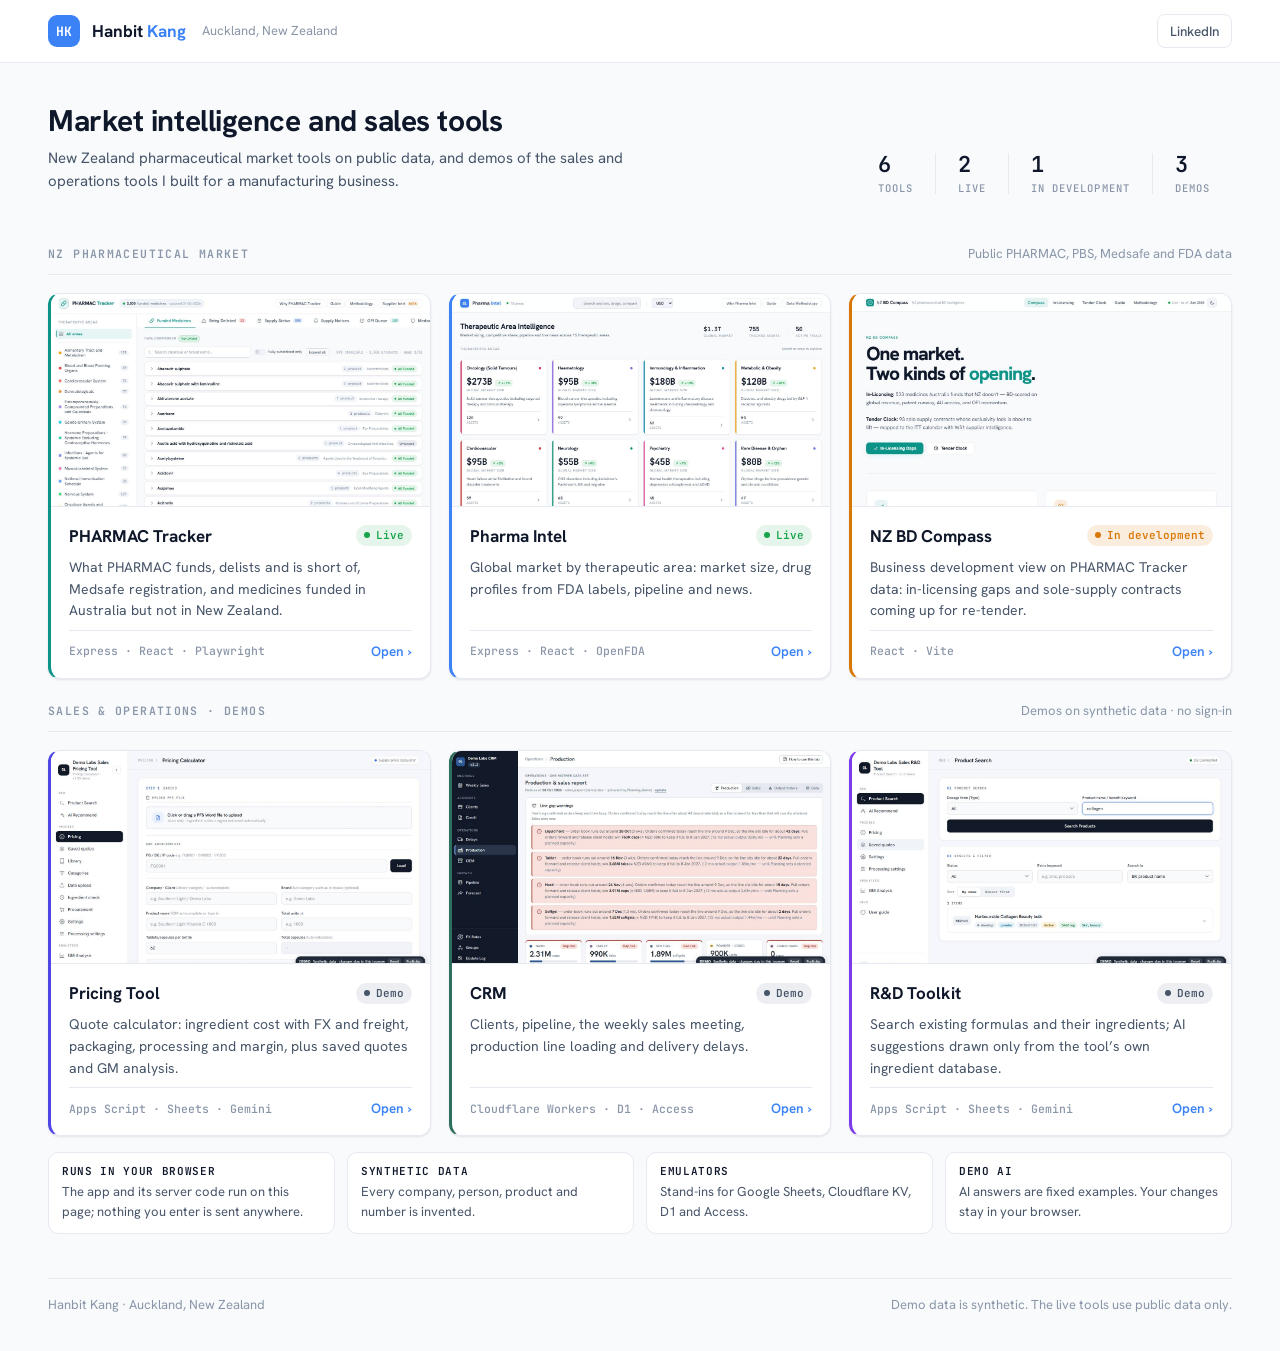
<file: index.html>
<!doctype html>
<html lang="en">
<head>
<meta charset="utf-8">
<meta name="viewport" content="width=device-width, initial-scale=1">
<title>Hanbit Kang · Tools</title>
<meta name="description" content="New Zealand pharmaceutical market tools running on public data, and demos of sales and operations tools I built (synthetic data).">
<link rel="preconnect" href="https://fonts.googleapis.com">
<link rel="preconnect" href="https://fonts.gstatic.com" crossorigin>
<link href="https://fonts.googleapis.com/css2?family=Hanken+Grotesk:wght@400;500;600;700;800&family=JetBrains+Mono:wght@400;500;600&display=swap" rel="stylesheet">
<style>
:root{
  --bg:#f8fafc;--surface:#fff;--surface-2:#f1f5f9;--border:#e6eaf0;--border-strong:#d4dae3;
  --text:#0f172a;--text-dim:#475569;--text-mute:#8a96a8;
  --accent:#3b82f6;--green:#16a34a;--green-soft:rgba(22,163,74,.11);--amber:#d97706;--amber-soft:rgba(217,119,6,.13);
  --gray-soft:rgba(100,116,139,.12);
  --shadow:0 1px 2px rgba(15,23,42,.04),0 1px 3px rgba(15,23,42,.06);
  --shadow-hover:0 4px 6px rgba(15,23,42,.05),0 10px 24px rgba(15,23,42,.10);
  --radius:12px;--mono:'JetBrains Mono',ui-monospace,monospace;--sans:'Hanken Grotesk',system-ui,sans-serif;
}
@media (prefers-color-scheme:dark){:root{
  --bg:#080b12;--surface:#111722;--surface-2:#0e141e;--border:#1e2937;--border-strong:#2a3849;
  --text:#e8edf4;--text-dim:#98a6ba;--text-mute:#5f6e83;--accent:#60a5fa;--green:#34d399;--green-soft:rgba(52,211,153,.14);
  --amber:#fbbf24;--amber-soft:rgba(251,191,36,.14);--gray-soft:rgba(148,163,184,.14);
  --shadow:0 1px 2px rgba(0,0,0,.3);--shadow-hover:0 8px 24px rgba(0,0,0,.45);
}}
*{box-sizing:border-box}
body{margin:0;background:var(--bg);color:var(--text);font:15px/1.55 var(--sans);-webkit-font-smoothing:antialiased}
a{color:inherit}
.wrap{max-width:1240px;margin:0 auto;padding:0 28px}

header.top{background:var(--surface);border-bottom:1px solid var(--border)}
header.top .wrap{display:flex;align-items:center;gap:12px;height:62px}
.logo{width:32px;height:32px;border-radius:9px;background:var(--accent);color:#fff;display:grid;place-items:center;font:700 13px/1 var(--mono)}
.brand{font-weight:700;font-size:17px}.brand b{color:var(--accent);font-weight:700}
.brand-sub{color:var(--text-mute);font-size:13px;margin-left:4px}
.top-links{margin-left:auto;display:flex;gap:8px}
.top-links a{text-decoration:none;border:1px solid var(--border);border-radius:8px;padding:6px 12px;font-size:13.5px;font-weight:500;color:var(--text-dim);background:var(--surface)}
.top-links a:hover{border-color:var(--border-strong);color:var(--text)}

.hero{display:flex;align-items:flex-end;justify-content:space-between;gap:32px;padding:40px 0 28px;flex-wrap:wrap}
.hero h1{font-size:30px;line-height:1.2;margin:0 0 8px;letter-spacing:-.015em;font-weight:700}
.hero p{margin:0;color:var(--text-dim);max-width:640px}
.stats{display:flex}
.stat{padding:0 22px;border-left:1px solid var(--border);text-align:left}
.stat:first-child{border-left:0;padding-left:0}
.stat .n{font:600 22px/1.1 var(--mono)}
.stat .l{font:500 10.5px/1 var(--mono);letter-spacing:.1em;text-transform:uppercase;color:var(--text-mute);margin-top:6px}

.sec-head{display:flex;align-items:baseline;justify-content:space-between;gap:16px;border-bottom:1px solid var(--border);padding-bottom:10px;margin:22px 0 18px}
.eyebrow{font:600 11.5px/1 var(--mono);letter-spacing:.12em;text-transform:uppercase;color:var(--text-mute)}
.sec-note{font-size:13px;color:var(--text-mute)}

.grid{display:grid;grid-template-columns:repeat(3,1fr);gap:18px}
@media (max-width:980px){.grid{grid-template-columns:repeat(2,1fr)}}
@media (max-width:640px){.grid{grid-template-columns:1fr}.stats{width:100%}.stat{padding:0 14px}}

.card{display:flex;flex-direction:column;background:var(--surface);border:1px solid var(--border);border-left:3px solid var(--c);border-radius:var(--radius);
  box-shadow:var(--shadow);text-decoration:none;overflow:hidden;transition:box-shadow .15s,transform .15s}
.card:hover{box-shadow:var(--shadow-hover);transform:translateY(-2px)}
.shot{aspect-ratio:16/9;background:var(--surface-2);border-bottom:1px solid var(--border);overflow:hidden}
.shot img{width:100%;height:100%;object-fit:cover;object-position:top left;display:block}
.body{padding:16px 18px 16px;display:flex;flex-direction:column;gap:8px;flex:1}
.row{display:flex;align-items:center;justify-content:space-between;gap:10px}
.card h3{margin:0;font-size:17px;font-weight:700}
.pill{font:600 11px/1 var(--mono);padding:5px 8px;border-radius:999px;white-space:nowrap}
.pill::before{content:"";display:inline-block;width:6px;height:6px;border-radius:50%;background:currentColor;margin-right:6px;vertical-align:1px}
.live{color:var(--green);background:var(--green-soft)}
.dev{color:var(--amber);background:var(--amber-soft)}
.demo{color:var(--text-dim);background:var(--gray-soft)}
.card p{margin:0;color:var(--text-dim);font-size:14px}
.foot{display:flex;align-items:center;justify-content:space-between;gap:10px;margin-top:auto;padding-top:10px;border-top:1px solid var(--border)}
.tags{font:500 11.5px/1.4 var(--mono);color:var(--text-mute)}
.open{font-weight:600;font-size:13.5px;color:var(--accent);white-space:nowrap}

.how{display:grid;grid-template-columns:repeat(4,1fr);gap:12px;margin-top:16px}
@media (max-width:980px){.how{grid-template-columns:repeat(2,1fr)}}
.how div{background:var(--surface);border:1px solid var(--border);border-radius:10px;padding:11px 13px;font-size:13px;color:var(--text-dim)}
.how b{display:block;font:600 11px/1.4 var(--mono);letter-spacing:.06em;text-transform:uppercase;color:var(--text);margin-bottom:2px}

footer{margin:44px 0 36px;padding-top:16px;border-top:1px solid var(--border);font-size:13px;color:var(--text-mute);display:flex;justify-content:space-between;gap:12px;flex-wrap:wrap}
</style>
</head>
<body>
<header class="top">
  <div class="wrap">
    <div class="logo">HK</div>
    <div class="brand">Hanbit <b>Kang</b></div>
    <span class="brand-sub">Auckland, New Zealand</span>
    <nav class="top-links">
      <a href="https://www.linkedin.com/in/hanbit-kang" target="_blank" rel="noopener">LinkedIn</a>
    </nav>
  </div>
</header>

<main class="wrap">
  <section class="hero">
    <div>
      <h1>Market intelligence and sales tools</h1>
      <p>New Zealand pharmaceutical market tools on public data, and demos of the sales and operations tools I built for a manufacturing business.</p>
    </div>
    <div class="stats" aria-label="Tool counts">
      <div class="stat"><div class="n">6</div><div class="l">Tools</div></div>
      <div class="stat"><div class="n">2</div><div class="l">Live</div></div>
      <div class="stat"><div class="n">1</div><div class="l">In development</div></div>
      <div class="stat"><div class="n">3</div><div class="l">Demos</div></div>
    </div>
  </section>

  <div class="sec-head">
    <span class="eyebrow">NZ pharmaceutical market</span>
    <span class="sec-note">Public PHARMAC, PBS, Medsafe and FDA data</span>
  </div>
  <div class="grid">
    <a class="card" style="--c:#0d9488" href="https://pharmac-tracker.onrender.com" target="_blank" rel="noopener">
      <div class="shot"><img src="assets/pharmac-tracker.jpg" alt="PHARMAC Tracker: funded medicines list" loading="lazy"></div>
      <div class="body">
        <div class="row"><h3>PHARMAC Tracker</h3><span class="pill live">Live</span></div>
        <p>What PHARMAC funds, delists and is short of, Medsafe registration, and medicines funded in Australia but not in New Zealand.</p>
        <div class="foot"><span class="tags">Express · React · Playwright</span><span class="open">Open ›</span></div>
      </div>
    </a>
    <a class="card" style="--c:#3b82f6" href="https://pharma-intel.onrender.com" target="_blank" rel="noopener">
      <div class="shot"><img src="assets/pharma-intel.jpg" alt="Pharma Intel: therapeutic area overview" loading="lazy"></div>
      <div class="body">
        <div class="row"><h3>Pharma Intel</h3><span class="pill live">Live</span></div>
        <p>Global market by therapeutic area: market size, drug profiles from FDA labels, pipeline and news.</p>
        <div class="foot"><span class="tags">Express · React · OpenFDA</span><span class="open">Open ›</span></div>
      </div>
    </a>
    <a class="card" style="--c:#d97706" href="https://nz-bd-compass.onrender.com" target="_blank" rel="noopener">
      <div class="shot"><img src="assets/nz-bd-compass.jpg" alt="NZ BD Compass: home screen" loading="lazy"></div>
      <div class="body">
        <div class="row"><h3>NZ BD Compass</h3><span class="pill dev">In development</span></div>
        <p>Business development view on PHARMAC Tracker data: in-licensing gaps and sole-supply contracts coming up for re-tender.</p>
        <div class="foot"><span class="tags">React · Vite</span><span class="open">Open ›</span></div>
      </div>
    </a>
  </div>

  <div class="sec-head">
    <span class="eyebrow">Sales &amp; operations · demos</span>
    <span class="sec-note">Demos on synthetic data · no sign-in</span>
  </div>
  <div class="grid">
    <a class="card" style="--c:#4f46e5" href="pricing/">
      <div class="shot"><img src="assets/pricing.jpg" alt="Pricing Tool: quote calculator" loading="lazy"></div>
      <div class="body">
        <div class="row"><h3>Pricing Tool</h3><span class="pill demo">Demo</span></div>
        <p>Quote calculator: ingredient cost with FX and freight, packaging, processing and margin, plus saved quotes and GM analysis.</p>
        <div class="foot"><span class="tags">Apps Script · Sheets · Gemini</span><span class="open">Open ›</span></div>
      </div>
    </a>
    <a class="card" style="--c:#2f6f5e" href="crm/">
      <div class="shot"><img src="assets/crm-production.jpg" alt="CRM: production line gap warnings" loading="lazy"></div>
      <div class="body">
        <div class="row"><h3>CRM</h3><span class="pill demo">Demo</span></div>
        <p>Clients, pipeline, the weekly sales meeting, production line loading and delivery delays.</p>
        <div class="foot"><span class="tags">Cloudflare Workers · D1 · Access</span><span class="open">Open ›</span></div>
      </div>
    </a>
    <a class="card" style="--c:#7c3aed" href="rd/">
      <div class="shot"><img src="assets/rd.jpg" alt="R&amp;D Toolkit: product search" loading="lazy"></div>
      <div class="body">
        <div class="row"><h3>R&amp;D Toolkit</h3><span class="pill demo">Demo</span></div>
        <p>Search existing formulas and their ingredients; AI suggestions drawn only from the tool’s own ingredient database.</p>
        <div class="foot"><span class="tags">Apps Script · Sheets · Gemini</span><span class="open">Open ›</span></div>
      </div>
    </a>
  </div>
  <div class="how">
    <div><b>Runs in your browser</b>The app and its server code run on this page; nothing you enter is sent anywhere.</div>
    <div><b>Synthetic data</b>Every company, person, product and number is invented.</div>
    <div><b>Emulators</b>Stand-ins for Google Sheets, Cloudflare KV, D1 and Access.</div>
    <div><b>Demo AI</b>AI answers are fixed examples. Your changes stay in your browser.</div>
  </div>

  <footer>
    <span>Hanbit Kang · Auckland, New Zealand</span>
    <span>Demo data is synthetic. The live tools use public data only.</span>
  </footer>
</main>
</body>
</html>
</file>
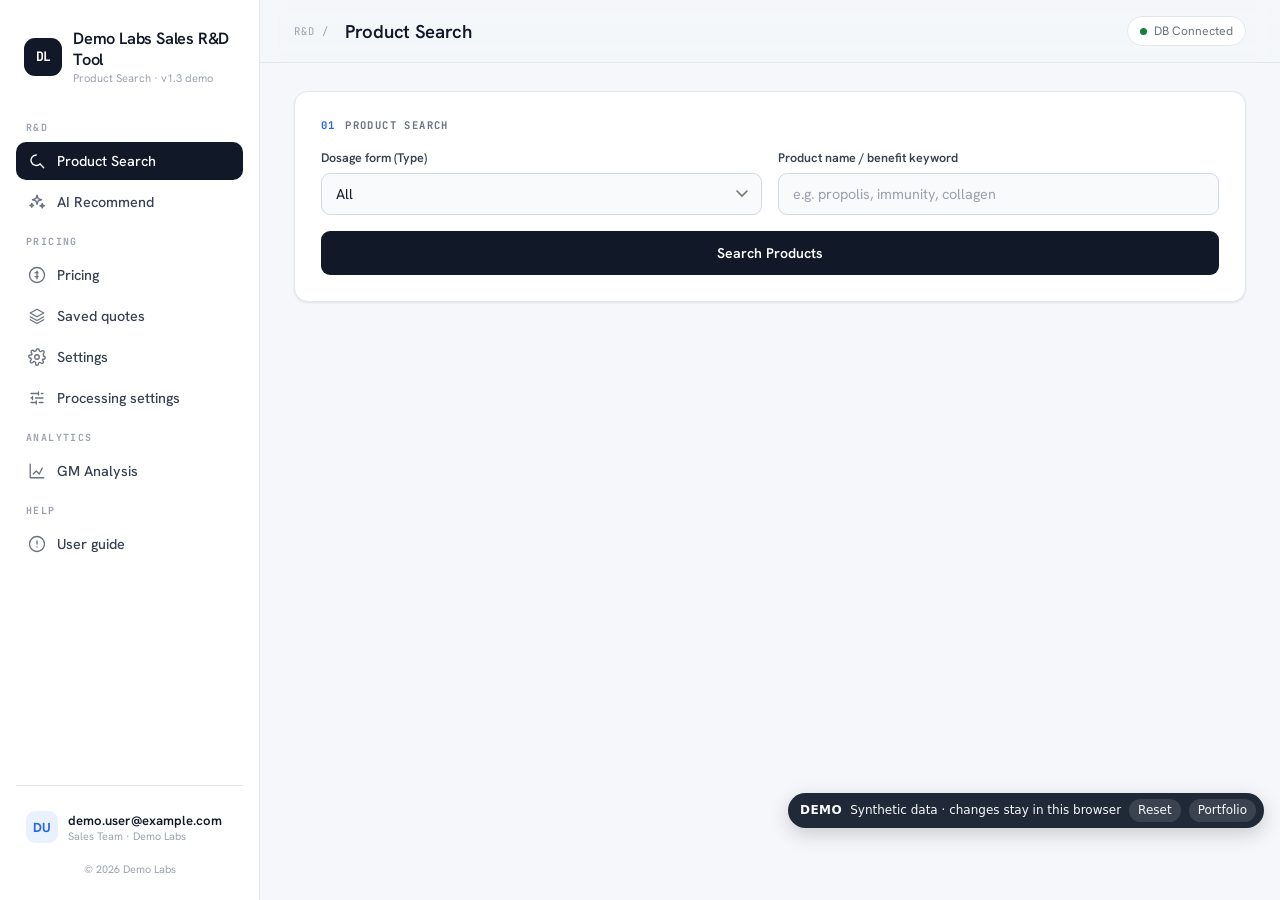
<file: rd/index.html>
<!DOCTYPE html>
<html lang="ko">
<head>

<script>
window.DEMO_TODAY = "2026-10-29";
</script>
<script src="../shared/demo-clock.js"></script>
<script>
window.GAS_DEMO_KEY = "rd-demo";
try {
  sessionStorage.setItem("pricingAuth", "1");
} catch (e) {
}
</script>
<script src="../shared/gas-emulator.js"></script>
<script src="../pricing/seed.js"></script>
<script src="mocks.js"></script>
<script src="code.js"></script>
<link rel="stylesheet" href="../shared/demo-badge.css">

<title>Product Search · Demo</title>
  <base target="_top">
  <meta charset="UTF-8">
  <link rel="preconnect" href="https://fonts.googleapis.com">
  <link rel="preconnect" href="https://fonts.gstatic.com" crossorigin>
  <link href="https://fonts.googleapis.com/css2?family=Hanken+Grotesk:wght@400;500;600;700&family=JetBrains+Mono:wght@400;500;700&display=swap" rel="stylesheet">
  <style>
:root {
  --bg:#f5f7fa;
  --surface:#fff;
  --surface-2:#f9fafb;
  --surface-3:#f0f3f7;
  --border:#e2e7ee;
  --border-2:#d3dae3;
  --ink:#111827;
  --ink-soft:#374151;
  --muted:#6b7280;
  --faint:#9ca3af;
  --accent:#2563eb;
  --accent-press:#1d4ed8;
  --accent-soft:#eaf1fe;
  --accent-ring:rgba(37,99,235,0.16);
  --ai:#0f766e;
  --ai-2:#14b8a6;
  --ai-soft:#e6f6f4;
  --ok:#15803d;
  --ok-bg:#e7f6ec;
  --warn:#92600a;
  --warn-bg:#fbf2db;
  --new:#b45309;
  --new-bg:#fdf3e2;
  --drop:#b42318;
  --drop-bg:#fdeceb;
  --info:#0369a1;
  --info-bg:#e6f3fb;
  --radius:14px;
  --radius-sm:9px;
  --radius-xs:6px;
  --shadow-sm:0 1px 2px rgba(17,24,39,0.05),0 1px 3px rgba(17,24,39,0.04);
  --shadow:0 4px 16px rgba(17,24,39,0.07),0 1px 3px rgba(17,24,39,0.04);
  --sans:"Hanken Grotesk",system-ui,sans-serif;
  --display:"Hanken Grotesk",system-ui,sans-serif;
  --mono:"JetBrains Mono",ui-monospace,monospace;
  --pad-card:26px;
}
* {
  box-sizing: border-box;
  margin: 0;
  padding: 0;
}
html,
body {
  height: 100%;
}
body {
  font-family: var(--sans);
  background: var(--bg);
  color: var(--ink);
  -webkit-font-smoothing: antialiased;
}
*::-webkit-scrollbar {
  width: 11px;
  height: 11px;
}
*::-webkit-scrollbar-thumb {
  background: #cdd5df;
  border-radius: 20px;
  border: 3px solid transparent;
  background-clip: content-box;
}
.app {
  display: grid;
  grid-template-columns: 260px 1fr;
  min-height: 100vh;
}
.sidebar {
  position: sticky;
  top: 0;
  align-self: start;
  height: 100vh;
  background: var(--surface);
  border-right: 1px solid var(--border);
  display: flex;
  flex-direction: column;
  padding: 22px 16px;
  overflow-y: auto;
}
.brand {
  display: flex;
  align-items: center;
  gap: 11px;
  padding: 6px 8px 22px;
}
.brand-mark {
  width: 38px;
  height: 38px;
  border-radius: 11px;
  flex-shrink: 0;
  background: var(--ink);
  color: #fff;
  display: grid;
  place-items: center;
  font-family: var(--mono);
  font-weight: 700;
  font-size: 0.82rem;
  letter-spacing: -0.5px;
}
.brand-text .name {
  font-family: var(--display);
  font-weight: 600;
  font-size: 1.02rem;
  letter-spacing: -0.2px;
}
.brand-text .sub {
  font-size: 0.7rem;
  color: var(--faint);
  margin-top: 1px;
}
.nav-section {
  font-family: var(--mono);
  font-size: 0.62rem;
  font-weight: 700;
  letter-spacing: 1.4px;
  text-transform: uppercase;
  color: var(--faint);
  padding: 14px 10px 8px;
}
.nav {
  display: flex;
  flex-direction: column;
  gap: 3px;
}
.nav-item {
  display: flex;
  align-items: center;
  gap: 11px;
  padding: 10px 12px;
  border-radius: 10px;
  font-size: 0.9rem;
  font-weight: 500;
  color: var(--ink-soft);
  cursor: pointer;
  border: none;
  background: none;
  width: 100%;
  text-align: left;
  text-decoration: none;
  transition: background 0.14s, color 0.14s;
}
.nav-item svg {
  width: 18px;
  height: 18px;
  flex-shrink: 0;
  color: var(--muted);
  transition: color 0.14s;
}
.nav-item > span:not(.nav-badge) {
  flex: 1;
  white-space: nowrap;
  overflow: hidden;
  text-overflow: ellipsis;
}
.nav-item:hover {
  background: var(--surface-3);
}
.nav-item.active {
  background: var(--ink);
  color: #fff;
}
.nav-item.active svg {
  color: #fff;
}
.sidebar-foot {
  margin-top: auto;
  padding-top: 16px;
  border-top: 1px solid var(--border);
}
.user-chip {
  display: flex;
  align-items: center;
  gap: 10px;
  padding: 9px 10px;
  border-radius: 10px;
}
.user-avatar {
  width: 32px;
  height: 32px;
  border-radius: 9px;
  background: var(--accent-soft);
  color: var(--accent);
  display: grid;
  place-items: center;
  font-weight: 700;
  font-size: 0.82rem;
  flex-shrink: 0;
}
.user-meta .u-name {
  font-size: 0.82rem;
  font-weight: 600;
}
.user-meta .u-role {
  font-size: 0.68rem;
  color: var(--faint);
}
.main {
  min-width: 0;
  display: flex;
  flex-direction: column;
}
.topbar {
  position: sticky;
  top: 0;
  z-index: 20;
  display: flex;
  align-items: center;
  gap: 16px;
  padding: 16px 34px;
  background: color-mix(in srgb, var(--bg) 82%, transparent);
  backdrop-filter: blur(10px);
  border-bottom: 1px solid var(--border);
}
.topbar h1 {
  font-family: var(--display);
  font-size: 1.16rem;
  font-weight: 600;
  letter-spacing: -0.3px;
  white-space: nowrap;
}
.topbar .crumb {
  font-family: var(--mono);
  font-size: 0.66rem;
  letter-spacing: 1px;
  text-transform: uppercase;
  color: var(--faint);
}
.topbar-spacer {
  flex: 1;
}
.topbar-tag {
  display: inline-flex;
  align-items: center;
  gap: 7px;
  font-size: 0.76rem;
  color: var(--muted);
  padding: 6px 12px;
  border: 1px solid var(--border);
  border-radius: 20px;
  background: var(--surface);
}
.topbar-tag .dot {
  width: 7px;
  height: 7px;
  border-radius: 50%;
  background: var(--ok);
}
.content {
  padding: 28px 34px 90px;
  max-width: 1120px;
  width: 100%;
  margin: 0 auto;
}
.card {
  background: var(--surface);
  border: 1px solid var(--border);
  border-radius: var(--radius);
  box-shadow: var(--shadow-sm);
  padding: var(--pad-card);
  margin-bottom: 18px;
}
.card-head {
  display: flex;
  align-items: center;
  gap: 10px;
  margin-bottom: 18px;
}
.card-label {
  font-family: var(--mono);
  font-size: 0.66rem;
  font-weight: 700;
  letter-spacing: 1.4px;
  text-transform: uppercase;
  color: var(--muted);
}
.card-label .idx {
  color: var(--accent);
  margin-right: 2px;
}
.card-head .spacer {
  flex: 1;
}
.field label {
  display: block;
  font-size: 0.78rem;
  font-weight: 600;
  color: var(--ink-soft);
  margin-bottom: 7px;
}
.input,
select.input {
  width: 100%;
  padding: 11px 14px;
  border: 1.5px solid var(--border-2);
  border-radius: var(--radius-sm);
  font-family: var(--sans);
  font-size: 0.9rem;
  background: var(--surface-2);
  color: var(--ink);
  transition:
    border-color 0.15s,
    box-shadow 0.15s,
    background 0.15s;
  appearance: none;
  -webkit-appearance: none;
}
select.input {
  background-image: url("data:image/svg+xml,%3Csvg xmlns='http://www.w3.org/2000/svg' width='12' height='8' viewBox='0 0 12 8'%3E%3Cpath d='M1 1l5 5 5-5' stroke='%2376756d' stroke-width='1.6' fill='none' stroke-linecap='round'/%3E%3C/svg%3E");
  background-repeat: no-repeat;
  background-position: right 13px center;
  padding-right: 36px;
  cursor: pointer;
}
.input:focus,
select.input:focus {
  outline: none;
  border-color: var(--accent);
  box-shadow: 0 0 0 3.5px var(--accent-ring);
  background: var(--surface);
}
.input::placeholder {
  color: var(--faint);
}
.grid-2 {
  display: grid;
  grid-template-columns: 1fr 1fr;
  gap: 16px;
}
.grid-3 {
  display: grid;
  grid-template-columns: 1fr 1fr 1fr;
  gap: 16px;
}
@media (max-width: 720px) {
  .grid-2,
  .grid-3 {
    grid-template-columns: 1fr;
  }
}
.btn {
  display: inline-flex;
  align-items: center;
  justify-content: center;
  gap: 9px;
  padding: 12px 20px;
  border-radius: var(--radius-sm);
  border: 1.5px solid transparent;
  font-family: var(--sans);
  font-size: 0.88rem;
  font-weight: 600;
  cursor: pointer;
  transition:
    background 0.16s,
    border-color 0.16s,
    color 0.16s,
    transform 0.06s;
}
.btn:active {
  transform: translateY(1px);
}
.btn svg {
  width: 17px;
  height: 17px;
}
.btn-primary {
  background: var(--ink);
  color: #fff;
}
.btn-primary:hover {
  background: #000;
}
.btn-primary:disabled {
  background: var(--border-2);
  color: var(--faint);
  cursor: not-allowed;
}
.btn-ghost {
  background: var(--surface);
  border-color: var(--border-2);
  color: var(--ink-soft);
}
.btn-ghost:hover {
  border-color: var(--accent);
  color: var(--accent);
}
.btn-ai {
  background:
    linear-gradient(
      120deg,
      var(--ai),
      var(--ai-2));
  color: #fff;
  box-shadow: 0 2px 12px rgba(15, 118, 110, 0.28);
}
.btn-ai:hover {
  filter: brightness(1.05);
}
.btn-ai:disabled {
  background: var(--border-2);
  color: var(--faint);
  box-shadow: none;
  cursor: not-allowed;
}
.btn-block {
  width: 100%;
}
.btn-more {
  width: 100%;
  margin-top: 14px;
  padding: 12px;
  background: var(--surface);
  border: 1.5px dashed var(--border-2);
  border-radius: var(--radius-sm);
  font-family: var(--mono);
  font-size: 0.74rem;
  font-weight: 600;
  color: var(--muted);
  cursor: pointer;
  transition: all 0.14s;
}
.btn-more:hover {
  border-color: var(--accent);
  color: var(--accent);
  border-style: solid;
}
.toolbar {
  display: flex;
  flex-wrap: wrap;
  align-items: center;
  gap: 10px;
  margin-bottom: 14px;
}
.seg {
  display: inline-flex;
  background: var(--surface-3);
  border-radius: var(--radius-sm);
  padding: 3px;
  gap: 2px;
}
.seg button {
  border: none;
  background: none;
  cursor: pointer;
  padding: 7px 14px;
  border-radius: 7px;
  font-family: var(--mono);
  font-size: 0.72rem;
  font-weight: 600;
  color: var(--muted);
  transition: all 0.13s;
}
.seg button.active {
  background: var(--surface);
  color: var(--ink);
  box-shadow: var(--shadow-sm);
}
.results-meta {
  display: flex;
  align-items: center;
  justify-content: space-between;
  margin: 4px 0 12px;
}
.count-pill {
  font-family: var(--mono);
  font-size: 0.68rem;
  font-weight: 700;
  letter-spacing: 0.8px;
  color: var(--muted);
}
.count-pill b {
  color: var(--ink);
}
.plist {
  display: flex;
  flex-direction: column;
  gap: 9px;
}
.prow {
  border: 1.5px solid var(--border);
  border-radius: var(--radius-sm);
  background: var(--surface);
  overflow: hidden;
  transition: border-color 0.16s, box-shadow 0.16s;
}
.prow:hover {
  border-color: var(--border-2);
  box-shadow: var(--shadow-sm);
}
.prow.open {
  border-color: var(--accent);
  box-shadow: 0 4px 20px var(--accent-ring);
}
.prow-head {
  display: flex;
  align-items: center;
  gap: 14px;
  padding: 15px 18px;
  cursor: pointer;
}
.code-chip {
  font-family: var(--mono);
  font-size: 0.72rem;
  font-weight: 700;
  background: var(--surface-3);
  color: var(--ink);
  padding: 6px 9px;
  border-radius: var(--radius-xs);
  white-space: nowrap;
  flex-shrink: 0;
  border: 1px solid var(--border);
}
.prow.open .code-chip {
  background: var(--ink);
  color: #fff;
  border-color: var(--ink);
}
.pinfo {
  flex: 1;
  min-width: 0;
}
.pname {
  font-size: 0.94rem;
  font-weight: 600;
  letter-spacing: -0.2px;
  line-height: 1.35;
}
.pmeta {
  display: flex;
  flex-wrap: wrap;
  gap: 6px;
  margin-top: 8px;
}
.chev {
  width: 20px;
  height: 20px;
  color: var(--faint);
  flex-shrink: 0;
  transition: transform 0.22s, color 0.22s;
}
.prow.open .chev {
  transform: rotate(180deg);
  color: var(--accent);
}
.tag {
  display: inline-flex;
  align-items: center;
  gap: 5px;
  font-size: 0.72rem;
  font-weight: 600;
  padding: 3px 9px;
  border-radius: 20px;
  white-space: nowrap;
}
.tag-type {
  background: var(--info-bg);
  color: var(--info);
}
.tag-date {
  background: var(--surface-3);
  color: var(--muted);
}
.tag-color {
  background: var(--warn-bg);
  color: var(--warn);
}
.tag-weight {
  background: var(--ok-bg);
  color: var(--ok);
}
.tag-benefit {
  background: var(--ai-soft);
  color: var(--ai);
  max-width: 280px;
  overflow: hidden;
  text-overflow: ellipsis;
}
.status {
  display: inline-flex;
  align-items: center;
  gap: 6px;
  font-size: 0.72rem;
  font-weight: 700;
  padding: 3px 10px 3px 8px;
  border-radius: 20px;
  white-space: nowrap;
}
.status .sdot {
  width: 6px;
  height: 6px;
  border-radius: 50%;
}
.status-approve {
  background: var(--ok-bg);
  color: var(--ok);
}
.status-approve .sdot {
  background: var(--ok);
}
.status-pending {
  background: var(--warn-bg);
  color: var(--warn);
}
.status-pending .sdot {
  background: var(--warn);
}
.status-new {
  background: var(--new-bg);
  color: var(--new);
}
.status-new .sdot {
  background: var(--new);
}
.status-drop {
  background: var(--drop-bg);
  color: var(--drop);
}
.status-drop .sdot {
  background: var(--drop);
}
.status-other {
  background: var(--surface-3);
  color: var(--muted);
}
.status-other .sdot {
  background: var(--muted);
}
.bom-grid-anim {
  display: grid;
  grid-template-rows: 0fr;
  transition: grid-template-rows 0.26s ease;
}
.prow.open .bom-grid-anim {
  grid-template-rows: 1fr;
}
.bom-grid-anim > div {
  overflow: hidden;
}
.bom {
  border-top: 1.5px solid var(--border);
  background: var(--surface-2);
  padding: 18px;
}
.bom-label {
  font-family: var(--mono);
  font-size: 0.64rem;
  font-weight: 700;
  letter-spacing: 1.2px;
  text-transform: uppercase;
  color: var(--muted);
  margin-bottom: 11px;
}
.bom-table {
  width: 100%;
  border-collapse: separate;
  border-spacing: 0;
  font-size: 0.84rem;
  background: var(--surface);
  border: 1px solid var(--border);
  border-radius: var(--radius-sm);
  overflow: hidden;
}
.bom-table th {
  padding: 9px 13px;
  text-align: left;
  font-weight: 700;
  font-size: 0.66rem;
  font-family: var(--mono);
  letter-spacing: 0.6px;
  text-transform: uppercase;
  color: var(--faint);
  background: var(--surface-2);
  border-bottom: 1px solid var(--border);
}
.bom-table td {
  padding: 10px 13px;
  border-bottom: 1px solid var(--border);
  vertical-align: middle;
}
.bom-table tr:last-child td {
  border-bottom: none;
}
.bom-table tbody tr:hover td {
  background: var(--surface-2);
}
.ing-code {
  font-family: var(--mono);
  font-size: 0.72rem;
  color: var(--drop);
  background: var(--drop-bg);
  padding: 3px 8px;
  border-radius: var(--radius-xs);
}
.qty {
  font-family: var(--mono);
  font-size: 0.8rem;
  font-weight: 700;
}
.unit {
  font-family: var(--mono);
  font-size: 0.7rem;
  color: var(--muted);
  background: var(--surface-3);
  border: 1px solid var(--border);
  padding: 2px 7px;
  border-radius: var(--radius-xs);
}
.no-bom {
  text-align: center;
  color: var(--faint);
  font-size: 0.85rem;
  padding: 18px 0;
}
.ai-cta {
  margin-top: 14px;
}
.ai-box {
  display: none;
  margin-top: 12px;
  border: 1.5px solid #cdeee9;
  border-radius: var(--radius-sm);
  overflow: hidden;
  background: var(--surface);
}
.ai-box.visible {
  display: block;
  animation: fadeUp 0.3s ease both;
}
.ai-box-head {
  background:
    linear-gradient(
      120deg,
      var(--ai),
      var(--ai-2));
  color: #fff;
  padding: 11px 16px;
  font-family: var(--mono);
  font-size: 0.68rem;
  font-weight: 700;
  letter-spacing: 1px;
  display: flex;
  align-items: center;
  gap: 8px;
}
.ai-box-body {
  padding: 16px;
}
.ai-summary {
  font-size: 0.9rem;
  line-height: 1.7;
  color: var(--ink-soft);
  background: var(--ai-soft);
  border: 1px solid #dcf3ef;
  padding: 14px 16px;
  border-radius: var(--radius-sm);
}
.up-title {
  font-family: var(--mono);
  font-size: 0.66rem;
  font-weight: 700;
  letter-spacing: 1px;
  text-transform: uppercase;
  color: var(--muted);
  margin: 18px 0 11px;
  display: flex;
  align-items: center;
  gap: 8px;
}
.up-title::after {
  content: "";
  flex: 1;
  height: 1px;
  background: var(--border);
}
.up-item {
  border: 1px solid var(--border);
  border-radius: var(--radius-sm);
  padding: 14px;
  margin-bottom: 9px;
  background: var(--surface-2);
}
.up-item-head {
  display: flex;
  align-items: center;
  gap: 10px;
  margin-bottom: 10px;
  flex-wrap: wrap;
}
.up-badge {
  font-family: var(--mono);
  font-size: 0.64rem;
  font-weight: 700;
  padding: 3px 9px;
  border-radius: var(--radius-xs);
  white-space: nowrap;
  letter-spacing: 0.5px;
}
.badge-replace {
  background: var(--drop-bg);
  color: var(--drop);
}
.badge-add {
  background: var(--ok-bg);
  color: var(--ok);
}
.up-name {
  font-size: 0.9rem;
  font-weight: 600;
}
.up-name strong {
  color: var(--ink);
}
.up-name .arrow {
  color: var(--faint);
  margin: 0 5px;
}
.up-reason {
  font-size: 0.85rem;
  color: var(--ink-soft);
  line-height: 1.62;
  border-left: 2.5px solid var(--accent);
  padding-left: 12px;
}
.up-meta {
  display: flex;
  flex-wrap: wrap;
  gap: 6px;
  margin-top: 11px;
}
.loading {
  text-align: center;
  padding: 46px 0;
}
.spinner {
  width: 34px;
  height: 34px;
  border: 3px solid var(--border);
  border-top-color: var(--accent);
  border-radius: 50%;
  animation: spin 0.75s linear infinite;
  margin: 0 auto 14px;
}
.spinner.ai {
  border-color: #cdeee9;
  border-top-color: var(--ai);
}
.spinner.sm {
  width: 22px;
  height: 22px;
  border-width: 2.5px;
  margin-bottom: 9px;
}
@keyframes spin {
  to {
    transform: rotate(360deg);
  }
}
.loading p {
  font-size: 0.88rem;
  color: var(--muted);
}
.error-box {
  display: flex;
  gap: 11px;
  align-items: center;
  background: var(--drop-bg);
  border: 1.5px solid #f3c9c4;
  color: var(--drop);
  border-radius: var(--radius-sm);
  padding: 14px 18px;
  font-size: 0.88rem;
  margin-bottom: 16px;
}
@keyframes fadeUp {
  from {
    opacity: 0;
    transform: translateY(8px);
  }
  to {
    opacity: 1;
    transform: none;
  }
}
@media (max-width: 880px) {
  .app {
    grid-template-columns: 1fr;
  }
  .sidebar {
    position: static;
    height: auto;
    flex-direction: row;
    align-items: center;
    flex-wrap: wrap;
    gap: 8px;
    padding: 12px 16px;
  }
  .brand {
    padding: 0 12px 0 4px;
  }
  .nav-section,
  .sidebar-foot {
    display: none;
  }
  .nav {
    flex-direction: row;
  }
  .content {
    padding: 22px 18px 80px;
  }
  .topbar {
    padding: 14px 18px;
  }
}
</style>
</head>
<body>
<div class="app">

  
  <aside class="sidebar">
    <div class="brand">
      <div class="brand-mark">DL</div>
      <div class="brand-text">
        <div class="name">Demo Labs Sales R&D Tool</div>
        <div class="sub">Product Search · v1.3 demo</div>
      </div>
    </div>

    <div class="nav-section">R&amp;D</div>
    <nav class="nav">
      <a class="nav-item active" href="#">
        <svg viewBox="0 0 24 24" fill="none" stroke="currentColor" stroke-width="1.8" stroke-linecap="round" stroke-linejoin="round"><path d="M11 4a7 7 0 105.2 11.7"/><path d="M21 21l-4.3-4.3"/></svg>
        <span>Product Search</span>
      </a>
      <a class="nav-item" href="recommend.html">
        <svg viewBox="0 0 24 24" fill="none" stroke="currentColor" stroke-width="1.8" stroke-linecap="round" stroke-linejoin="round"><path d="M12 3l1.6 4.6L18 9l-4.4 1.4L12 15l-1.6-4.6L6 9l4.4-1.4z"/><path d="M19 14l.8 2.2L22 17l-2.2.8L19 20l-.8-2.2L16 17l2.2-.8z"/><path d="M5 14l.7 1.8L7.5 16.5 5.7 17.2 5 19l-.7-1.8L2.5 16.5l1.8-.7z"/></svg>
        <span>AI Recommend</span>
      </a>
    </nav>

    
    <div class="nav-section">Pricing</div>
    <nav class="nav">
      <a class="nav-item" href="../pricing/">
        <svg viewBox="0 0 24 24" fill="none" stroke="currentColor" stroke-width="1.8" stroke-linecap="round" stroke-linejoin="round"><path d="M12 2a10 10 0 100 20 10 10 0 000-20z"/><path d="M12 7v10"/><path d="M9.5 9.2a2.5 2 0 014 0"/><path d="M9.5 14a2.5 2 0 004 0"/></svg>
        <span>Pricing</span>
      </a>
      <a class="nav-item" href="../pricing/">
        <svg viewBox="0 0 24 24" fill="none" stroke="currentColor" stroke-width="1.8" stroke-linecap="round" stroke-linejoin="round"><path d="M12 3l9 5-9 5-9-5 9-5z"/><path d="M3 13l9 5 9-5"/><path d="M3 17l9 5 9-5"/></svg>
        <span>Saved quotes</span>
      </a>
      <a class="nav-item" href="../pricing/">
        <svg viewBox="0 0 24 24" fill="none" stroke="currentColor" stroke-width="1.8" stroke-linecap="round" stroke-linejoin="round"><path d="M12 9a3 3 0 100 6 3 3 0 000-6z"/><path d="M19.4 15a1.7 1.7 0 00.3 1.9l.1.1a2 2 0 11-2.8 2.8l-.1-.1a1.7 1.7 0 00-2.9 1.2V21a2 2 0 11-4 0v-.1A1.7 1.7 0 006.7 19l-.1.1a2 2 0 11-2.8-2.8l.1-.1a1.7 1.7 0 00-1.2-2.9H3a2 2 0 110-4h.1A1.7 1.7 0 005 6.7l-.1-.1a2 2 0 112.8-2.8l.1.1a1.7 1.7 0 001.9.3H10a1.7 1.7 0 001-1.6V3a2 2 0 114 0v.1a1.7 1.7 0 001 1.6 1.7 1.7 0 001.9-.3l.1-.1a2 2 0 112.8 2.8l-.1.1a1.7 1.7 0 00-.3 1.9V10a1.7 1.7 0 001.6 1H21a2 2 0 110 4h-.1a1.7 1.7 0 00-1.5 1z"/></svg>
        <span>Settings</span>
      </a>
      <a class="nav-item" href="../pricing/">
        <svg viewBox="0 0 24 24" fill="none" stroke="currentColor" stroke-width="1.8" stroke-linecap="round" stroke-linejoin="round"><path d="M4 6h10M18 6h2M4 12h2M10 12h10M4 18h7M15 18h5M14 4v4M6 10v4M11 16v4"/></svg>
        <span>Processing settings</span>
      </a>
    </nav>

    <div class="nav-section">Analytics</div>
    <nav class="nav">
      <a class="nav-item" href="../pricing/gm.html" data-sales-page="gm">
        <svg viewBox="0 0 24 24" fill="none" stroke="currentColor" stroke-width="1.8" stroke-linecap="round" stroke-linejoin="round"><path d="M3 3v18h18"/><path d="M7 16l4-4 4 4 4-8"/></svg>
        <span>GM Analysis</span>
      </a>
    </nav>

    <div class="nav-section">Help</div>
    <nav class="nav">
      <a class="nav-item" href="../pricing/guide.html" data-sales-page="guide">
        <svg viewBox="0 0 24 24" fill="none" stroke="currentColor" stroke-width="1.8" stroke-linecap="round" stroke-linejoin="round"><circle cx="12" cy="12" r="10"/><line x1="12" y1="8" x2="12" y2="12"/><line x1="12" y1="16" x2="12.01" y2="16"/></svg>
        <span>User guide</span>
      </a>
    </nav>
    

    <div class="sidebar-foot">
      <div class="user-chip">
        <div class="user-avatar">DU</div>
        <div class="user-meta">
          <div class="u-name">demo.user@example.com</div>
          <div class="u-role">Sales Team · Demo Labs</div>
        </div>
      </div>
      <div style="font-size:0.68rem;color:var(--faint);text-align:center;padding:10px 8px 2px;">© 2026 Demo Labs</div>
    </div>
  </aside>

  
  <main class="main">
    <header class="topbar">
      <span class="crumb">R&amp;D /</span>
      <h1>Product Search</h1>
      <span class="topbar-spacer"></span>
      <span class="topbar-tag"><span class="dot"></span>DB Connected</span>
    </header>

    <div class="content">

      
      <div class="card">
        <div class="card-head">
          <div class="card-label"><span class="idx">01</span> Product Search</div>
        </div>
        <div class="grid-2" style="margin-bottom:16px;">
          <div class="field">
            <label>Dosage form (Type)</label>
            <select id="inputType" class="input"></select>
          </div>
          <div class="field">
            <label>Product name / benefit keyword</label>
            <input type="text" id="inputKeyword" class="input" placeholder="e.g. propolis, immunity, collagen">
          </div>
        </div>
        <button class="btn btn-primary btn-block" onclick="runSearch()" id="searchBtn">Search Products</button>
      </div>

      
      <div id="loadingBox" class="loading" style="display:none;">
        <div class="spinner"></div>
        <p>Searching the database...</p>
      </div>

      
      <div id="errorBox" class="error-box" style="display:none;"></div>

      
      <div id="resultBox" style="display:none;">
        <div class="card">
          <div class="card-head">
            <div class="card-label"><span class="idx">02</span> Results &amp; Filter</div>
          </div>

          <div class="grid-3" style="margin-bottom:14px;">
            <div class="field">
              <label>Status</label>
              <select id="filterStatus" class="input" onchange="applyFilters()">
                <option value="">All</option>
                <option value="approve">Approve</option>
                <option value="pending">Pending</option>
                <option value="new">New</option>
                <option value="drop">Drop</option>
              </select>
            </div>
            <div class="field">
              <label>Extra keyword</label>
              <input type="text" id="filterKeyword" class="input" placeholder="e.g. zinc, propolis" oninput="applyFilters()">
            </div>
            <div class="field">
              <label>Search in</label>
              <select id="filterTarget" class="input" onchange="applyFilters()">
                <option value="name">BK product name</option>
                <option value="ingredient">RM ingredient name (BOM)</option>
              </select>
            </div>
          </div>

          <div class="toolbar">
            <span style="font-size:0.78rem;color:var(--muted);">Sort</span>
            <div class="seg">
              <button id="sortName" class="active" onclick="setSort('name')">By name</button>
              <button id="sortDate" onclick="setSort('date')">Newest first</button>
            </div>
          </div>

          <div class="results-meta">
            <span class="count-pill" id="resultsCount"></span>
          </div>

          <div class="plist" id="productList"></div>
          <button class="btn-more" id="btnMore" onclick="loadMore()" style="display:none;">+ Show more</button>
        </div>
      </div>

    </div>
  </main>
</div>

<script>
var ICONS = {
  search: "M11 4a7 7 0 105.2 11.7M21 21l-4.3-4.3",
  sparkles: "M12 3l1.6 4.6L18 9l-4.4 1.4L12 15l-1.6-4.6L6 9l4.4-1.4zM19 14l.8 2.2L22 17l-2.2.8L19 20l-.8-2.2L16 17l2.2-.8zM5 14l.7 1.8L7.5 16.5 5.7 17.2 5 19l-.7-1.8L2.5 16.5l1.8-.7z",
  chevronDown: "M6 9l6 6 6-6",
  arrowRight: "M5 12h14M13 6l6 6-6 6"
};
function iconSvg(name, cls, sz) {
  sz = sz || 18;
  var d = ICONS[name] || "";
  return '<svg class="' + (cls || "") + '" viewBox="0 0 24 24" fill="none" stroke="currentColor" stroke-width="1.8" stroke-linecap="round" stroke-linejoin="round" width="' + sz + '" height="' + sz + '">' + d.split("M").filter(function(s) {
    return s;
  }).map(function(s) {
    return '<path d="M' + s + '"/>';
  }).join("") + "</svg>";
}
var allResults = [];
var filteredResults = [];
var currentSort = "name";
var PAGE_SIZE = 10;
var shownCount = 0;
var currentActive = null;
window.onload = function() {
  google.script.run.withSuccessHandler(function(types) {
    var sel = document.getElementById("inputType");
    sel.innerHTML = "";
    types.forEach(function(t) {
      var opt = document.createElement("option");
      opt.value = t === "All" ? "" : t;
      opt.textContent = t;
      sel.appendChild(opt);
    });
  }).withFailureHandler(function() {
    document.getElementById("inputType").innerHTML = '<option value="">All</option>';
  }).getTypeList();
  document.getElementById("inputKeyword").addEventListener("keydown", function(e) {
    if (e.key === "Enter") runSearch();
  });
};
function runSearch() {
  var type = document.getElementById("inputType").value;
  var keyword = document.getElementById("inputKeyword").value.trim();
  document.getElementById("resultBox").style.display = "none";
  document.getElementById("errorBox").style.display = "none";
  document.getElementById("loadingBox").style.display = "block";
  document.getElementById("searchBtn").disabled = true;
  document.getElementById("filterKeyword").value = "";
  document.getElementById("filterStatus").value = "";
  currentActive = null;
  google.script.run.withSuccessHandler(function(response) {
    document.getElementById("loadingBox").style.display = "none";
    document.getElementById("searchBtn").disabled = false;
    if (response.error) {
      showError(response.error);
      return;
    }
    allResults = response.results;
    applyFilters();
    document.getElementById("resultBox").style.display = "block";
  }).withFailureHandler(function(err) {
    document.getElementById("loadingBox").style.display = "none";
    document.getElementById("searchBtn").disabled = false;
    showError("Error: " + err.message);
  }).searchProductWeb(type, keyword);
}
function applyFilters() {
  var status = document.getElementById("filterStatus").value.toLowerCase().trim();
  var kw = document.getElementById("filterKeyword").value.toLowerCase().trim();
  var target = document.getElementById("filterTarget").value;
  filteredResults = allResults.filter(function(p) {
    if (status !== "" && (p.obStatus || "").toLowerCase() !== status) return false;
    if (kw !== "") {
      if (target === "name") {
        if (!(p.obName || "").toLowerCase().includes(kw)) return false;
      } else {
        var hit = (p.bom || []).some(function(b) {
          return (b.name || "").toLowerCase().includes(kw) || (b.code || "").toLowerCase().includes(kw);
        });
        if (!hit) return false;
      }
    }
    return true;
  });
  applySortToFiltered();
}
function setSort(type) {
  currentSort = type;
  document.getElementById("sortName").classList.toggle("active", type === "name");
  document.getElementById("sortDate").classList.toggle("active", type === "date");
  applySortToFiltered();
}
function applySortToFiltered() {
  filteredResults.sort(function(a, b) {
    if (currentSort === "date") {
      var da = a.registerDate || "", db = b.registerDate || "";
      if (!da && !db) return 0;
      if (!da) return 1;
      if (!db) return -1;
      return db.localeCompare(da);
    }
    return (a.obName || "").localeCompare(b.obName || "");
  });
  shownCount = 0;
  currentActive = null;
  renderList();
}
function renderList() {
  var list = document.getElementById("productList");
  if (shownCount === 0) list.innerHTML = "";
  if (filteredResults.length === 0) {
    list.innerHTML = '<div style="text-align:center;padding:40px 0;color:var(--faint);">No products match the filters.</div>';
    document.getElementById("resultsCount").innerHTML = "<b>0</b> ITEMS";
    document.getElementById("btnMore").style.display = "none";
    return;
  }
  var batch = filteredResults.slice(shownCount, shownCount + PAGE_SIZE);
  batch.forEach(function(product) {
    list.appendChild(makeCard(product));
  });
  shownCount += batch.length;
  document.getElementById("resultsCount").innerHTML = "<b>" + filteredResults.length + "</b> ITEMS";
  document.getElementById("btnMore").style.display = shownCount < filteredResults.length ? "block" : "none";
}
function loadMore() {
  renderList();
}
function makeCard(product) {
  var item = document.createElement("div");
  item.className = "prow";
  var s = (product.obStatus || "").toLowerCase();
  var sc = s === "approve" ? "status-approve" : s === "drop" ? "status-drop" : s === "pending" ? "status-pending" : s === "new" ? "status-new" : "status-other";
  var tags = "";
  if (product.obStatus) tags += '<span class="status ' + sc + '"><span class="sdot"></span>' + product.obStatus + "</span>";
  if (product.obType) tags += '<span class="tag tag-type">' + product.obType + "</span>";
  if (product.registerDate) tags += '<span class="tag tag-date">' + product.registerDate + "</span>";
  if (product.color) tags += '<span class="tag tag-color">' + product.color + "</span>";
  if (product.grossWeight && product.grossWeight !== "0" && product.grossWeight !== "0.0")
    tags += '<span class="tag tag-weight">' + product.grossWeight + " mg</span>";
  if (product.targetBenefit) tags += '<span class="tag tag-benefit" title="' + product.targetBenefit + '">' + product.targetBenefit + "</span>";
  var bomHtml = '<div class="no-bom">No BOM data</div>';
  if (product.bom && product.bom.length > 0) {
    var rows = product.bom.map(function(b) {
      return '<tr><td><span class="ing-code">' + (b.code || "-") + "</span></td><td>" + (b.name || "-") + '</td><td><span class="qty">' + (b.quantity || "-") + '</span></td><td><span class="unit">' + (b.unit || "-") + "</span></td></tr>";
    }).join("");
    bomHtml = '<table class="bom-table"><thead><tr><th>Ingredient code</th><th>Ingredient</th><th>Quantity</th><th>Unit</th></tr></thead><tbody>' + rows + "</tbody></table>";
  }
  item.innerHTML = '<div class="prow-head"><span class="code-chip">' + product.obCode + '</span><div class="pinfo"><div class="pname">' + product.obName + '</div><div class="pmeta">' + tags + "</div></div>" + iconSvg("chevronDown", "chev") + '</div><div class="bom-grid-anim"><div><div class="bom"><div class="bom-label">BOM — Ingredient Composition</div>' + bomHtml + `<div class="ai-cta"><button class="btn btn-ai" onclick="requestUpgrade(event, '` + product.obCode + `')">` + iconSvg("sparkles") + ' AI upgrade analysis</button><div class="ai-box" id="upgrade-' + product.obCode + '"></div></div></div></div></div>';
  item.addEventListener("click", function(e) {
    if (e.target.closest(".ai-cta")) return;
    if (currentActive && currentActive !== item) currentActive.classList.remove("open");
    item.classList.toggle("open");
    currentActive = item.classList.contains("open") ? item : null;
  });
  return item;
}
function requestUpgrade(e, obCode) {
  e.stopPropagation();
  var box = document.getElementById("upgrade-" + obCode);
  var btn = e.currentTarget;
  if (box.classList.contains("visible")) {
    box.classList.remove("visible");
    return;
  }
  box.innerHTML = '<div class="loading" style="padding:20px 0;"><div class="spinner ai sm"></div><p>AI is analysing an upgrade...</p></div>';
  box.classList.add("visible");
  btn.disabled = true;
  var product = allResults.find(function(p) {
    return p.obCode === obCode;
  });
  if (!product) {
    box.innerHTML = '<div class="loading" style="padding:16px;">Product data not found.</div>';
    return;
  }
  google.script.run.withSuccessHandler(function(response) {
    btn.disabled = false;
    if (response.error) {
      box.innerHTML = '<div class="loading" style="padding:16px;color:var(--drop);">' + response.error + "</div>";
      return;
    }
    renderUpgradeResult(box, response);
  }).withFailureHandler(function(err) {
    btn.disabled = false;
    box.innerHTML = '<div class="loading" style="padding:16px;color:var(--drop);">Error: ' + err.message + "</div>";
  }).getUpgradeAnalysis(product);
}
function renderUpgradeResult(box, response) {
  var html = '<div class="ai-box-head">' + iconSvg("sparkles") + ' AI UPGRADE ANALYSIS</div><div class="ai-box-body">';
  html += '<div class="ai-summary">' + (response.summary || "").replace(/\n/g, "<br>") + "</div>";
  if (response.replaceItems && response.replaceItems.length > 0) {
    html += '<div class="up-title">Suggested replacements</div>';
    response.replaceItems.forEach(function(item) {
      html += '<div class="up-item"><div class="up-item-head"><span class="up-badge badge-replace">REPLACE</span><span class="up-name">' + (item.currentName || "") + '<span class="arrow">→</span><strong>' + (item.newName || "") + '</strong></span></div><div class="up-reason">' + (item.reason || "") + '</div><div class="up-meta">' + (item.newCode ? '<span class="tag tag-type">' + item.newCode + "</span>" : "") + (item.salesPrice ? '<span class="tag tag-weight">' + item.currency + " " + item.salesPrice + "</span>" : "") + (item.supplier ? '<span class="tag tag-date">' + item.supplier + "</span>" : "") + "</div></div>";
    });
  }
  if (response.addItems && response.addItems.length > 0) {
    html += '<div class="up-title">Suggested additions</div>';
    response.addItems.forEach(function(item) {
      html += '<div class="up-item"><div class="up-item-head"><span class="up-badge badge-add">ADD</span><span class="up-name"><strong>' + (item.name || "") + '</strong></span></div><div class="up-reason">' + (item.reason || "") + '</div><div class="up-meta">' + (item.code ? '<span class="tag tag-type">' + item.code + "</span>" : "") + (item.salesPrice ? '<span class="tag tag-weight">' + item.currency + " " + item.salesPrice + "</span>" : "") + (item.supplier ? '<span class="tag tag-date">' + item.supplier + "</span>" : "") + "</div></div>";
    });
  }
  html += "</div>";
  box.innerHTML = html;
}
function showError(msg) {
  var box = document.getElementById("errorBox");
  box.textContent = msg;
  box.style.display = "block";
}
(function() {
  var pricingAnchor = document.querySelector('a.nav-item[href*="page=pricing"]');
  if (!pricingAnchor) return;
  var base = pricingAnchor.href.replace(/[?#].*$/, "");
  document.querySelectorAll("a[data-sales-page]").forEach(function(a) {
    a.href = base + "?page=" + a.getAttribute("data-sales-page");
  });
})();
</script>
<script src="../shared/demo-badge.js"></script>
</body>
</html>
</file>
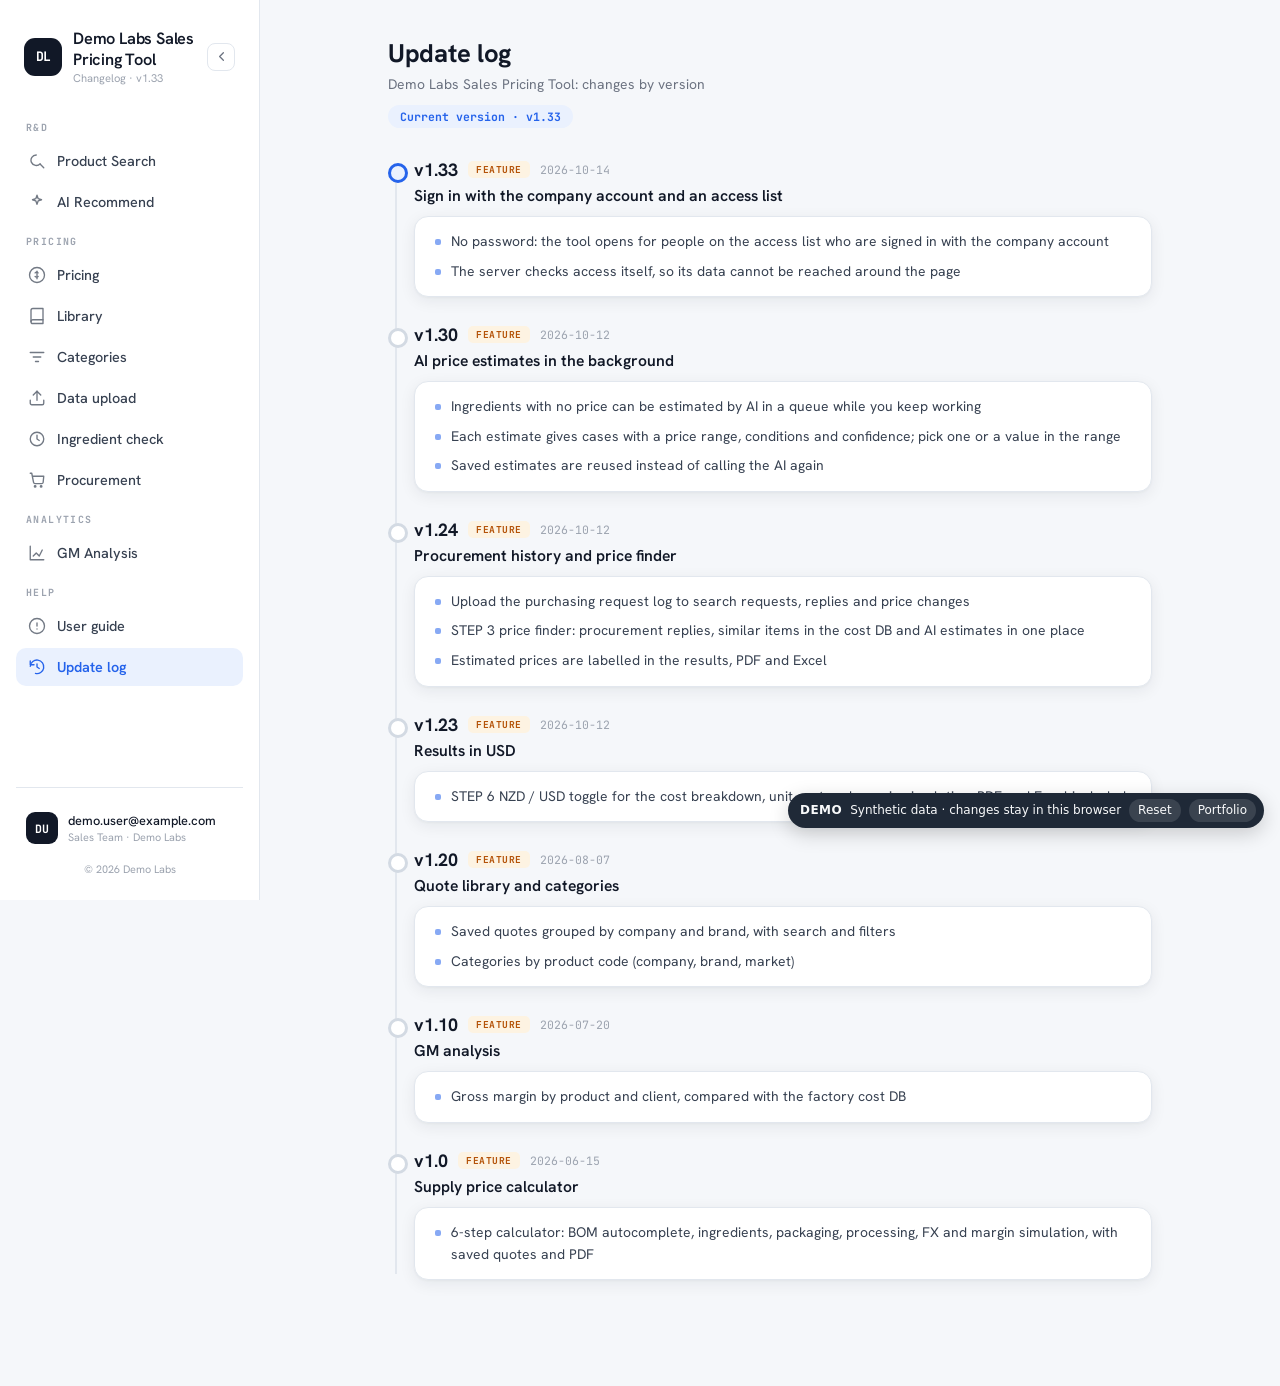
<file: pricing/changelog.html>
<!DOCTYPE html>
<html lang="ko">
<head>
<title>Changelog · Demo</title>

<script>
window.DEMO_TODAY = "2026-10-29";
</script>
<script src="../shared/demo-clock.js"></script>
<script>
window.GAS_DEMO_KEY = "pricing-demo";
try {
  sessionStorage.setItem("pricingAuth", "1");
} catch (e) {
}
</script>
<script src="../shared/gas-emulator.js"></script>
<script src="seed.js"></script>
<script src="mocks.js"></script>
<script src="code.js"></script>
<link rel="stylesheet" href="../shared/demo-badge.css">

  <base target="_top">
  <meta charset="UTF-8">
  <link rel="preconnect" href="https://fonts.googleapis.com">
  <link rel="preconnect" href="https://fonts.gstatic.com" crossorigin>
  <link href="https://fonts.googleapis.com/css2?family=Hanken+Grotesk:wght@400;500;600;700&family=JetBrains+Mono:wght@400;500;700&display=swap" rel="stylesheet">
  <style>
:root {
  --bg:#f5f7fa;
  --surface:#fff;
  --surface-2:#f9fafb;
  --surface-3:#f0f3f7;
  --border:#e2e7ee;
  --border-2:#d3dae3;
  --ink:#111827;
  --ink-soft:#374151;
  --muted:#6b7280;
  --faint:#9ca3af;
  --accent:#2563eb;
  --accent-press:#1d4ed8;
  --accent-soft:#eaf1fe;
  --ok:#15803d;
  --ok-bg:#e7f6ec;
  --warn:#92600a;
  --warn-bg:#fbf2db;
  --info:#0369a1;
  --info-bg:#e6f3fb;
  --drop:#b42318;
  --drop-bg:#fdeceb;
  --new:#b45309;
  --new-bg:#fdf3e2;
  --radius:14px;
  --radius-sm:9px;
  --radius-xs:6px;
  --shadow:0 4px 16px rgba(17,24,39,0.07),0 1px 3px rgba(17,24,39,0.04);
  --shadow-lg:0 18px 48px rgba(17,24,39,0.14),0 4px 12px rgba(17,24,39,0.06);
  --sans:"Hanken Grotesk",system-ui,sans-serif;
  --display:"Hanken Grotesk",system-ui,sans-serif;
  --mono:"JetBrains Mono",ui-monospace,monospace;
}
* {
  box-sizing: border-box;
  margin: 0;
  padding: 0;
}
html,
body {
  height: 100%;
}
body {
  font-family: var(--sans);
  background: var(--bg);
  color: var(--ink);
  -webkit-font-smoothing: antialiased;
}
*::-webkit-scrollbar {
  width: 11px;
  height: 11px;
}
*::-webkit-scrollbar-thumb {
  background: #cdd5df;
  border-radius: 20px;
  border: 3px solid transparent;
  background-clip: content-box;
}
.app {
  display: grid;
  grid-template-columns: 260px 1fr;
  min-height: 100vh;
}
.sidebar {
  position: sticky;
  top: 0;
  align-self: start;
  height: 100vh;
  background: var(--surface);
  border-right: 1px solid var(--border);
  display: flex;
  flex-direction: column;
  padding: 22px 16px;
  overflow-y: auto;
}
.brand {
  display: flex;
  align-items: center;
  gap: 11px;
  padding: 6px 8px 22px;
}
.sb-toggle {
  margin-left: auto;
  width: 28px;
  height: 28px;
  flex-shrink: 0;
  display: grid;
  place-items: center;
  border: 1px solid var(--border);
  border-radius: 8px;
  background: var(--surface);
  color: var(--muted);
  cursor: pointer;
  transition: background 0.14s, color 0.14s;
}
.sb-toggle:hover {
  background: var(--surface-3);
  color: var(--ink);
}
.sb-toggle svg {
  width: 15px;
  height: 15px;
  transition: transform 0.2s;
}
@media (min-width: 901px) {
  .app {
    transition: grid-template-columns 0.2s ease;
  }
  .app.sb-collapsed {
    grid-template-columns: 72px 1fr;
  }
  .app.sb-collapsed .sidebar {
    padding: 18px 10px;
    overflow-x: hidden;
  }
  .app.sb-collapsed .brand {
    flex-direction: column;
    gap: 10px;
    padding: 4px 0 14px;
  }
  .app.sb-collapsed .brand-text,
  .app.sb-collapsed .nav-section,
  .app.sb-collapsed .nav-item span,
  .app.sb-collapsed .nav-item .nav-badge,
  .app.sb-collapsed .user-meta,
  .app.sb-collapsed .sidebar-foot > :not(.user-chip) {
    display: none;
  }
  .app.sb-collapsed .sb-toggle {
    margin-left: 0;
  }
  .app.sb-collapsed .sb-toggle svg {
    transform: rotate(180deg);
  }
  .app.sb-collapsed .nav-section + .nav {
    margin-top: 8px;
    padding-top: 8px;
    border-top: 1px solid var(--border);
  }
  .app.sb-collapsed .nav-item {
    justify-content: center;
    padding: 10px 0;
  }
  .app.sb-collapsed .user-chip {
    justify-content: center;
    padding: 8px 0;
  }
}
@media (max-width: 900px) {
  .sb-toggle {
    display: none;
  }
}
.brand-mark {
  width: 38px;
  height: 38px;
  border-radius: 11px;
  flex-shrink: 0;
  background: var(--ink);
  color: #fff;
  display: grid;
  place-items: center;
  font-family: var(--mono);
  font-weight: 700;
  font-size: 0.82rem;
  letter-spacing: -0.5px;
}
.brand-text .name {
  font-family: var(--display);
  font-weight: 600;
  font-size: 1.02rem;
  letter-spacing: -0.2px;
}
.brand-text .sub {
  font-size: 0.7rem;
  color: var(--faint);
  margin-top: 1px;
}
.nav-section {
  font-family: var(--mono);
  font-size: 0.62rem;
  font-weight: 700;
  letter-spacing: 1.4px;
  text-transform: uppercase;
  color: var(--faint);
  padding: 14px 10px 8px;
}
.nav {
  display: flex;
  flex-direction: column;
  gap: 3px;
}
.nav-item {
  display: flex;
  align-items: center;
  gap: 11px;
  padding: 10px 12px;
  border-radius: 10px;
  font-size: 0.9rem;
  font-weight: 500;
  color: var(--ink-soft);
  cursor: pointer;
  border: none;
  background: none;
  width: 100%;
  text-align: left;
  text-decoration: none;
  transition: background 0.14s, color 0.14s;
}
.nav-item:hover {
  background: var(--surface-3);
  color: var(--ink);
}
.nav-item.active {
  background: var(--accent-soft);
  color: var(--accent);
  font-weight: 600;
}
.nav-item svg {
  width: 18px;
  height: 18px;
  flex-shrink: 0;
  opacity: 0.7;
}
.nav-item.active svg {
  opacity: 1;
}
.sidebar-foot {
  margin-top: auto;
  padding-top: 16px;
  border-top: 1px solid var(--border);
}
.user-chip {
  display: flex;
  align-items: center;
  gap: 10px;
  padding: 8px 10px;
  border-radius: 10px;
}
.user-avatar {
  width: 32px;
  height: 32px;
  border-radius: 9px;
  background: var(--ink);
  color: #fff;
  display: grid;
  place-items: center;
  font-family: var(--mono);
  font-size: 0.72rem;
  font-weight: 700;
  flex-shrink: 0;
}
.user-meta .u-name {
  font-size: 0.8rem;
  font-weight: 500;
}
.user-meta .u-role {
  font-size: 0.68rem;
  color: var(--faint);
  margin-top: 1px;
}
.main {
  min-height: 100vh;
  overflow-y: auto;
  background: var(--bg);
}
.content {
  max-width: 820px;
  margin: 0 auto;
  padding: 36px 28px 80px;
}
.page-header {
  margin-bottom: 30px;
}
.page-title {
  font-family: var(--display);
  font-size: 1.6rem;
  font-weight: 700;
  letter-spacing: -0.3px;
}
.page-sub {
  font-size: 0.87rem;
  color: var(--muted);
  margin-top: 5px;
}
.cur-chip {
  display: inline-flex;
  align-items: center;
  gap: 6px;
  margin-top: 12px;
  font-family: var(--mono);
  font-size: 0.72rem;
  font-weight: 700;
  color: var(--accent);
  background: var(--accent-soft);
  border-radius: 20px;
  padding: 4px 12px;
}
.timeline {
  position: relative;
  padding-left: 26px;
}
.timeline::before {
  content: "";
  position: absolute;
  left: 7px;
  top: 6px;
  bottom: 6px;
  width: 2px;
  background: var(--border);
}
.rel {
  position: relative;
  margin-bottom: 26px;
}
.rel::before {
  content: "";
  position: absolute;
  left: -26px;
  top: 5px;
  width: 14px;
  height: 14px;
  border-radius: 50%;
  background: var(--surface);
  border: 3px solid var(--border-2);
}
.rel.latest::before {
  border-color: var(--accent);
  background: var(--accent-soft);
}
.rel-head {
  display: flex;
  align-items: center;
  gap: 10px;
  flex-wrap: wrap;
  margin-bottom: 4px;
}
.rel-ver {
  font-family: var(--display);
  font-size: 1.12rem;
  font-weight: 700;
}
.rel-date {
  font-family: var(--mono);
  font-size: 0.72rem;
  color: var(--faint);
}
.tag {
  font-family: var(--mono);
  font-size: 0.6rem;
  font-weight: 700;
  letter-spacing: 0.5px;
  padding: 2px 8px;
  border-radius: 5px;
  text-transform: uppercase;
}
.tag.feat {
  background: var(--new-bg);
  color: var(--new);
}
.tag.fix {
  background: var(--warn-bg);
  color: var(--warn);
}
.tag.infra {
  background: var(--info-bg);
  color: var(--info);
}
.rel-title {
  font-size: 0.98rem;
  font-weight: 600;
  color: var(--ink);
  margin-bottom: 10px;
}
.rel-body {
  background: var(--surface);
  border: 1px solid var(--border);
  border-radius: var(--radius);
  padding: 14px 18px;
  box-shadow: var(--shadow);
}
.rel-body ul {
  list-style: none;
  display: flex;
  flex-direction: column;
  gap: 8px;
}
.rel-body li {
  position: relative;
  padding-left: 18px;
  font-size: 0.87rem;
  color: var(--ink-soft);
  line-height: 1.55;
}
.rel-body li::before {
  content: "";
  position: absolute;
  left: 2px;
  top: 8px;
  width: 6px;
  height: 6px;
  border-radius: 2px;
  background: var(--accent);
  opacity: 0.55;
}
.rel-body li b {
  font-weight: 600;
  color: var(--ink);
}
.rel-body code {
  font-family: var(--mono);
  font-size: 0.8rem;
  background: var(--surface-3);
  padding: 1px 6px;
  border-radius: 4px;
}
@media (max-width: 860px) {
  .app {
    grid-template-columns: 1fr;
  }
  .sidebar {
    display: none;
  }
}
</style>
</head>
<body>
<div class="app">

  
  <aside class="sidebar">
    <div class="brand">
      <div class="brand-mark">DL</div>
      <div class="brand-text">
        <div class="name">Demo Labs Sales Pricing Tool</div>
        <div class="sub">Changelog · v1.33</div>
      </div>
    <button class="sb-toggle" type="button" onclick="toggleSidebar()" title="Collapse / expand sidebar"><svg viewBox="0 0 24 24" fill="none" stroke="currentColor" stroke-width="2" stroke-linecap="round" stroke-linejoin="round"><path d="M15 18l-6-6 6-6"/></svg></button></div>

    <div class="nav-section">R&amp;D</div>
    <nav class="nav">
      <a class="nav-item" href="../#rd-toolkit">
        <svg viewBox="0 0 24 24" fill="none" stroke="currentColor" stroke-width="1.8" stroke-linecap="round" stroke-linejoin="round"><path d="M11 4a7 7 0 105.2 11.7"/><path d="M21 21l-4.3-4.3"/></svg>
        <span>Product Search</span>
      </a>
      <a class="nav-item" href="../#rd-toolkit">
        <svg viewBox="0 0 24 24" fill="none" stroke="currentColor" stroke-width="1.8" stroke-linecap="round" stroke-linejoin="round"><path d="M12 3l1.6 4.6L18 9l-4.4 1.4L12 15l-1.6-4.6L6 9l4.4-1.4z"/></svg>
        <span>AI Recommend</span>
      </a>
    </nav>

    <div class="nav-section">Pricing</div>
    <nav class="nav">
      <a class="nav-item" href="index.html">
        <svg viewBox="0 0 24 24" fill="none" stroke="currentColor" stroke-width="1.8" stroke-linecap="round" stroke-linejoin="round"><path d="M12 2a10 10 0 100 20 10 10 0 000-20z"/><path d="M12 7v10"/><path d="M9.5 9.2a2.5 2 0 014 0"/><path d="M9.5 14a2.5 2 0 004 0"/></svg>
        <span>Pricing</span>
      </a>
      <a class="nav-item" href="library.html">
        <svg viewBox="0 0 24 24" fill="none" stroke="currentColor" stroke-width="1.8" stroke-linecap="round" stroke-linejoin="round"><path d="M4 19.5A2.5 2.5 0 016.5 17H20"/><path d="M6.5 2H20v20H6.5A2.5 2.5 0 014 19.5v-15A2.5 2.5 0 016.5 2z"/></svg>
        <span>Library</span>
      </a>
      <a class="nav-item" href="classify.html">
        <svg viewBox="0 0 24 24" fill="none" stroke="currentColor" stroke-width="1.8" stroke-linecap="round" stroke-linejoin="round"><path d="M3 6h18M7 12h10M10 18h4"/></svg>
        <span>Categories</span>
      </a>
      <a class="nav-item" href="upload.html">
        <svg viewBox="0 0 24 24" fill="none" stroke="currentColor" stroke-width="1.8" stroke-linecap="round" stroke-linejoin="round"><path d="M21 15v4a2 2 0 01-2 2H5a2 2 0 01-2-2v-4"/><polyline points="17 8 12 3 7 8"/><line x1="12" y1="3" x2="12" y2="15"/></svg>
        <span>Data upload</span>
      </a>
      <a class="nav-item" href="sourcing.html">
        <svg viewBox="0 0 24 24" fill="none" stroke="currentColor" stroke-width="1.8" stroke-linecap="round" stroke-linejoin="round"><circle cx="12" cy="12" r="9"/><path d="M12 7v5l3 2"/></svg>
        <span>Ingredient check</span>
      </a>
      <a class="nav-item" href="procurement.html">
        <svg viewBox="0 0 24 24" fill="none" stroke="currentColor" stroke-width="1.8" stroke-linecap="round" stroke-linejoin="round"><path d="M3 3h2l2.4 12.2a2 2 0 002 1.6h8.8a2 2 0 002-1.6L21 7H6"/><circle cx="9.5" cy="20.5" r="1"/><circle cx="17.5" cy="20.5" r="1"/></svg>
        <span>Procurement</span>
      </a>
    </nav>

    <div class="nav-section">Analytics</div>
    <nav class="nav">
      <a class="nav-item" href="gm.html">
        <svg viewBox="0 0 24 24" fill="none" stroke="currentColor" stroke-width="1.8" stroke-linecap="round" stroke-linejoin="round"><path d="M3 3v18h18"/><path d="M7 16l4-4 4 4 4-8"/></svg>
        <span>GM Analysis</span>
      </a>
    </nav>

    <div class="nav-section">Help</div>
    <nav class="nav">
      <a class="nav-item" href="guide.html">
        <svg viewBox="0 0 24 24" fill="none" stroke="currentColor" stroke-width="1.8" stroke-linecap="round" stroke-linejoin="round"><circle cx="12" cy="12" r="10"/><line x1="12" y1="8" x2="12" y2="12"/><line x1="12" y1="16" x2="12.01" y2="16"/></svg>
        <span>User guide</span>
      </a>
      <a class="nav-item active" href="changelog.html">
        <svg viewBox="0 0 24 24" fill="none" stroke="currentColor" stroke-width="1.8" stroke-linecap="round" stroke-linejoin="round"><path d="M12 8v4l3 2"/><path d="M3.05 11a9 9 0 116.9 9.5"/><path d="M3 4v5h5"/></svg>
        <span>Update log</span>
      </a>
    </nav>

    <div class="sidebar-foot">
      <div class="user-chip">
        <div class="user-avatar">DU</div>
        <div class="user-meta">
          <div class="u-name">demo.user@example.com</div>
          <div class="u-role">Sales Team · Demo Labs</div>
        </div>
      </div>
      <div style="font-size:0.68rem;color:var(--faint);text-align:center;padding:10px 8px 2px;">© 2026 Demo Labs</div>
    </div>
  </aside>
  <script>
(function() {
  try {
    if (localStorage.getItem("appSidebar") === "collapsed") document.querySelector(".app").classList.add("sb-collapsed");
  } catch (e) {
  }
  document.querySelectorAll(".sidebar .nav-item").forEach(function(a) {
    var s = a.querySelector("span");
    if (!a.title && s) a.title = s.textContent.trim();
  });
})();
function toggleSidebar() {
  var collapsed = document.querySelector(".app").classList.toggle("sb-collapsed");
  try {
    localStorage.setItem("appSidebar", collapsed ? "collapsed" : "expanded");
  } catch (e) {
  }
}
</script>

  
  <main class="main">
    <div class="content">
      <div class="page-header">
        <div class="page-title">Update log</div>
        <div class="page-sub">Demo Labs Sales Pricing Tool: changes by version</div>
        <div class="cur-chip">Current version · v1.33</div>
      </div>
      <div class="timeline" id="timeline"></div>
    </div>
  </main>
</div>

<script>
var CHANGELOG = [
  { ver: "v1.33", date: "2026-10-14", type: "feat", title: "Sign in with the company account and an access list", items: [
    "No password: the tool opens for people on the access list who are signed in with the company account",
    "The server checks access itself, so its data cannot be reached around the page"
  ] },
  { ver: "v1.30", date: "2026-10-12", type: "feat", title: "AI price estimates in the background", items: [
    "Ingredients with no price can be estimated by AI in a queue while you keep working",
    "Each estimate gives cases with a price range, conditions and confidence; pick one or a value in the range",
    "Saved estimates are reused instead of calling the AI again"
  ] },
  { ver: "v1.24", date: "2026-10-12", type: "feat", title: "Procurement history and price finder", items: [
    "Upload the purchasing request log to search requests, replies and price changes",
    "STEP 3 price finder: procurement replies, similar items in the cost DB and AI estimates in one place",
    "Estimated prices are labelled in the results, PDF and Excel"
  ] },
  { ver: "v1.23", date: "2026-10-12", type: "feat", title: "Results in USD", items: [
    "STEP 6 NZD / USD toggle for the cost breakdown, unit cost and margin simulation, PDF and Excel included"
  ] },
  { ver: "v1.20", date: "2026-08-07", type: "feat", title: "Quote library and categories", items: [
    "Saved quotes grouped by company and brand, with search and filters",
    "Categories by product code (company, brand, market)"
  ] },
  { ver: "v1.10", date: "2026-07-20", type: "feat", title: "GM analysis", items: [
    "Gross margin by product and client, compared with the factory cost DB"
  ] },
  { ver: "v1.0", date: "2026-06-15", type: "feat", title: "Supply price calculator", items: [
    "6-step calculator: BOM autocomplete, ingredients, packaging, processing, FX and margin simulation, with saved quotes and PDF"
  ] }
];
(function render() {
  var tl = document.getElementById("timeline");
  tl.innerHTML = CHANGELOG.map(function(r, i) {
    var items = r.items.map(function(x) {
      return "<li>" + x + "</li>";
    }).join("");
    return '<div class="rel' + (i === 0 ? " latest" : "") + '"><div class="rel-head"><span class="rel-ver">' + r.ver + '</span><span class="tag ' + r.type + '">' + (r.type === "feat" ? "Feature" : r.type === "fix" ? "Fix" : "Improvement") + '</span><span class="rel-date">' + r.date + '</span></div><div class="rel-title">' + r.title + '</div><div class="rel-body"><ul>' + items + "</ul></div></div>";
  }).join("");
})();
</script>
<script src="../shared/demo-badge.js"></script>
</body>
</html>
</file>
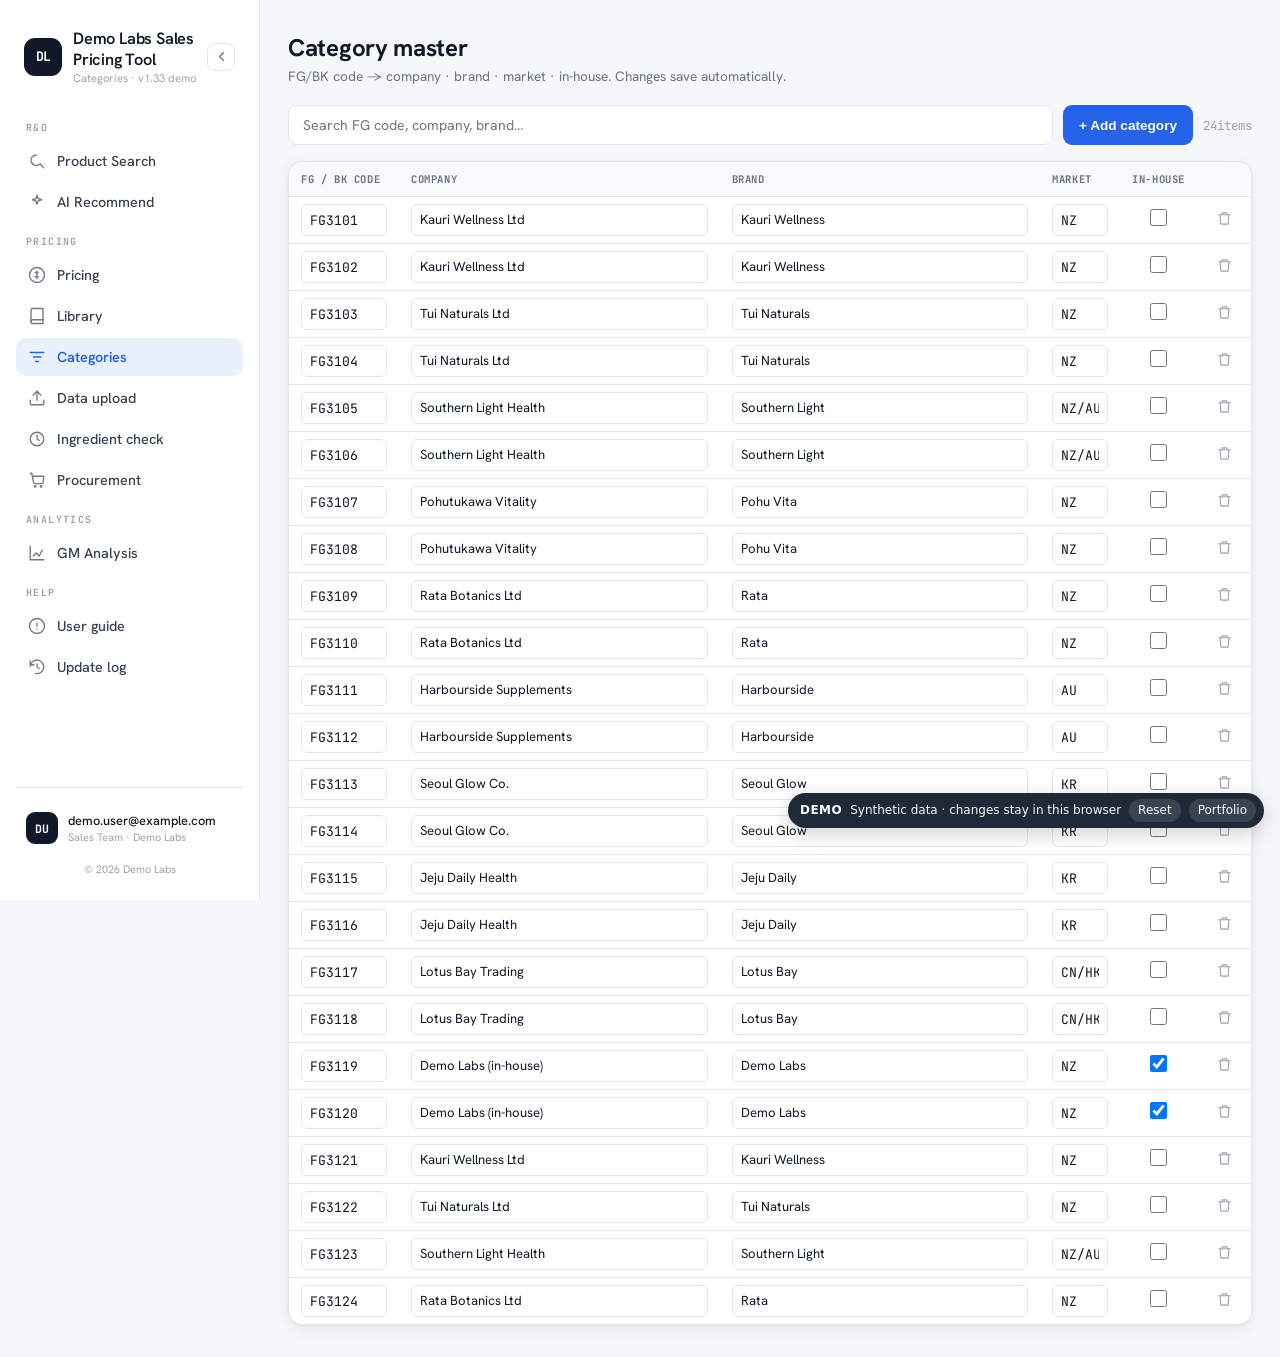
<file: pricing/classify.html>
<!DOCTYPE html>
<html lang="ko">
<head>
<title>Classification · Demo</title>

<script>
window.DEMO_TODAY = "2026-10-29";
</script>
<script src="../shared/demo-clock.js"></script>
<script>
window.GAS_DEMO_KEY = "pricing-demo";
try {
  sessionStorage.setItem("pricingAuth", "1");
} catch (e) {
}
</script>
<script src="../shared/gas-emulator.js"></script>
<script src="seed.js"></script>
<script src="mocks.js"></script>
<script src="code.js"></script>
<link rel="stylesheet" href="../shared/demo-badge.css">

  <base target="_top">
  <meta charset="UTF-8">
  <link rel="preconnect" href="https://fonts.googleapis.com">
  <link rel="preconnect" href="https://fonts.gstatic.com" crossorigin>
  <link href="https://fonts.googleapis.com/css2?family=Hanken+Grotesk:wght@400;500;600;700&family=JetBrains+Mono:wght@400;500;700&display=swap" rel="stylesheet">
  <style>
:root {
  --bg:#f5f7fa;
  --surface:#fff;
  --surface-2:#f9fafb;
  --surface-3:#f0f3f7;
  --border:#e2e7ee;
  --border-2:#d3dae3;
  --ink:#111827;
  --ink-soft:#374151;
  --muted:#6b7280;
  --faint:#9ca3af;
  --accent:#2563eb;
  --accent-press:#1d4ed8;
  --accent-soft:#eaf1fe;
  --ok:#15803d;
  --ok-bg:#e7f6ec;
  --warn:#92600a;
  --warn-bg:#fbf2db;
  --info:#0369a1;
  --info-bg:#e6f3fb;
  --drop:#b42318;
  --drop-bg:#fdeceb;
  --new:#b45309;
  --new-bg:#fdf3e2;
  --radius:14px;
  --radius-sm:9px;
  --radius-xs:6px;
  --shadow:0 4px 16px rgba(17,24,39,0.07),0 1px 3px rgba(17,24,39,0.04);
  --shadow-lg:0 18px 48px rgba(17,24,39,0.14),0 4px 12px rgba(17,24,39,0.06);
  --sans:"Hanken Grotesk",system-ui,sans-serif;
  --display:"Hanken Grotesk",system-ui,sans-serif;
  --mono:"JetBrains Mono",ui-monospace,monospace;
}
* {
  box-sizing: border-box;
  margin: 0;
  padding: 0;
}
html,
body {
  height: 100%;
}
body {
  font-family: var(--sans);
  background: var(--bg);
  color: var(--ink);
  -webkit-font-smoothing: antialiased;
}
*::-webkit-scrollbar {
  width: 11px;
  height: 11px;
}
*::-webkit-scrollbar-thumb {
  background: #cdd5df;
  border-radius: 20px;
  border: 3px solid transparent;
  background-clip: content-box;
}
.app {
  display: grid;
  grid-template-columns: 260px 1fr;
  min-height: 100vh;
}
.sidebar {
  position: sticky;
  top: 0;
  align-self: start;
  height: 100vh;
  background: var(--surface);
  border-right: 1px solid var(--border);
  display: flex;
  flex-direction: column;
  padding: 22px 16px;
  overflow-y: auto;
}
.brand {
  display: flex;
  align-items: center;
  gap: 11px;
  padding: 6px 8px 22px;
}
.sb-toggle {
  margin-left: auto;
  width: 28px;
  height: 28px;
  flex-shrink: 0;
  display: grid;
  place-items: center;
  border: 1px solid var(--border);
  border-radius: 8px;
  background: var(--surface);
  color: var(--muted);
  cursor: pointer;
  transition: background 0.14s, color 0.14s;
}
.sb-toggle:hover {
  background: var(--surface-3);
  color: var(--ink);
}
.sb-toggle svg {
  width: 15px;
  height: 15px;
  transition: transform 0.2s;
}
@media (min-width: 901px) {
  .app {
    transition: grid-template-columns 0.2s ease;
  }
  .app.sb-collapsed {
    grid-template-columns: 72px 1fr;
  }
  .app.sb-collapsed .sidebar {
    padding: 18px 10px;
    overflow-x: hidden;
  }
  .app.sb-collapsed .brand {
    flex-direction: column;
    gap: 10px;
    padding: 4px 0 14px;
  }
  .app.sb-collapsed .brand-text,
  .app.sb-collapsed .nav-section,
  .app.sb-collapsed .nav-item span,
  .app.sb-collapsed .nav-item .nav-badge,
  .app.sb-collapsed .user-meta,
  .app.sb-collapsed .sidebar-foot > :not(.user-chip) {
    display: none;
  }
  .app.sb-collapsed .sb-toggle {
    margin-left: 0;
  }
  .app.sb-collapsed .sb-toggle svg {
    transform: rotate(180deg);
  }
  .app.sb-collapsed .nav-section + .nav {
    margin-top: 8px;
    padding-top: 8px;
    border-top: 1px solid var(--border);
  }
  .app.sb-collapsed .nav-item {
    justify-content: center;
    padding: 10px 0;
  }
  .app.sb-collapsed .user-chip {
    justify-content: center;
    padding: 8px 0;
  }
}
@media (max-width: 900px) {
  .sb-toggle {
    display: none;
  }
}
.brand-mark {
  width: 38px;
  height: 38px;
  border-radius: 11px;
  flex-shrink: 0;
  background: var(--ink);
  color: #fff;
  display: grid;
  place-items: center;
  font-family: var(--mono);
  font-weight: 700;
  font-size: 0.82rem;
  letter-spacing: -0.5px;
}
.brand-text .name {
  font-family: var(--display);
  font-weight: 600;
  font-size: 1.02rem;
  letter-spacing: -0.2px;
}
.brand-text .sub {
  font-size: 0.7rem;
  color: var(--faint);
  margin-top: 1px;
}
.nav-section {
  font-family: var(--mono);
  font-size: 0.62rem;
  font-weight: 700;
  letter-spacing: 1.4px;
  text-transform: uppercase;
  color: var(--faint);
  padding: 14px 10px 8px;
}
.nav {
  display: flex;
  flex-direction: column;
  gap: 3px;
}
.nav-item {
  display: flex;
  align-items: center;
  gap: 11px;
  padding: 10px 12px;
  border-radius: 10px;
  font-size: 0.9rem;
  font-weight: 500;
  color: var(--ink-soft);
  cursor: pointer;
  border: none;
  background: none;
  width: 100%;
  text-align: left;
  text-decoration: none;
  transition: background 0.14s, color 0.14s;
}
.nav-item:hover {
  background: var(--surface-3);
  color: var(--ink);
}
.nav-item.active {
  background: var(--accent-soft);
  color: var(--accent);
  font-weight: 600;
}
.nav-item svg {
  width: 18px;
  height: 18px;
  flex-shrink: 0;
  opacity: 0.7;
}
.nav-item.active svg {
  opacity: 1;
}
.sidebar-foot {
  margin-top: auto;
  padding-top: 16px;
  border-top: 1px solid var(--border);
}
.user-chip {
  display: flex;
  align-items: center;
  gap: 10px;
  padding: 8px 10px;
  border-radius: 10px;
}
.user-avatar {
  width: 32px;
  height: 32px;
  border-radius: 9px;
  background: var(--ink);
  color: #fff;
  display: grid;
  place-items: center;
  font-family: var(--mono);
  font-size: 0.72rem;
  font-weight: 700;
  flex-shrink: 0;
}
.user-meta .u-name {
  font-size: 0.8rem;
  font-weight: 500;
}
.user-meta .u-role {
  font-size: 0.68rem;
  color: var(--faint);
  margin-top: 1px;
}
.main {
  min-height: 100vh;
  overflow-y: auto;
  background: var(--bg);
}
.content {
  max-width: 1080px;
  margin: 0 auto;
  padding: 32px 28px;
}
.page-header {
  margin-bottom: 20px;
}
.page-title {
  font-family: var(--display);
  font-size: 1.5rem;
  font-weight: 700;
  letter-spacing: -0.3px;
}
.page-sub {
  font-size: 0.85rem;
  color: var(--muted);
  margin-top: 4px;
}
.toolbar {
  display: flex;
  gap: 10px;
  align-items: center;
  flex-wrap: wrap;
  margin-bottom: 16px;
}
.search-box {
  flex: 1;
  min-width: 220px;
  height: 40px;
  padding: 0 14px;
  border: 1px solid var(--border);
  border-radius: var(--radius-sm);
  font-size: 0.88rem;
  background: var(--surface);
  color: var(--ink);
  font-family: var(--sans);
}
.count-info {
  font-size: 0.78rem;
  color: var(--faint);
  font-family: var(--mono);
  white-space: nowrap;
}
.btn {
  height: 40px;
  padding: 0 16px;
  border: none;
  border-radius: var(--radius-sm);
  font-size: 0.85rem;
  font-weight: 600;
  cursor: pointer;
  white-space: nowrap;
}
.btn-primary {
  background: var(--accent);
  color: #fff;
}
.btn-primary:hover {
  background: var(--accent-press);
}
.tbl-wrap {
  background: var(--surface);
  border: 1px solid var(--border);
  border-radius: var(--radius);
  overflow: hidden;
  box-shadow: var(--shadow);
}
table {
  width: 100%;
  border-collapse: collapse;
}
th {
  background: var(--surface-2);
  font-family: var(--mono);
  font-size: 0.66rem;
  font-weight: 700;
  letter-spacing: 0.6px;
  text-transform: uppercase;
  color: var(--muted);
  padding: 10px 12px;
  text-align: left;
  border-bottom: 1px solid var(--border);
  white-space: nowrap;
}
td {
  padding: 7px 12px;
  border-bottom: 1px solid var(--border);
  vertical-align: middle;
}
tr:last-child td {
  border-bottom: none;
}
tr.newrow {
  background: var(--accent-soft);
}
tr.saved td {
  animation: flash 0.9s ease;
}
@keyframes flash {
  0% {
    background: var(--ok-bg);
  }
  100% {
    background: transparent;
  }
}
.cell-in {
  width: 100%;
  height: 32px;
  padding: 0 8px;
  border: 1px solid var(--border);
  border-radius: var(--radius-xs);
  font-size: 0.82rem;
  background: var(--surface);
  color: var(--ink);
  font-family: var(--sans);
}
.cell-in.mono {
  font-family: var(--mono);
}
.cell-in:focus {
  outline: none;
  border-color: var(--accent);
  box-shadow: 0 0 0 2px var(--accent-ring,rgba(37,99,235,0.16));
}
.col-of {
  width: 110px;
}
.col-mkt {
  width: 80px;
}
.col-inh {
  width: 56px;
  text-align: center;
}
.col-act {
  width: 46px;
  text-align: center;
}
.btn-del {
  width: 30px;
  height: 30px;
  border: none;
  background: none;
  color: var(--faint);
  cursor: pointer;
  border-radius: 6px;
}
.btn-del:hover {
  background: var(--drop-bg);
  color: var(--drop);
}
.chk {
  width: 17px;
  height: 17px;
  cursor: pointer;
}
.state-box {
  display: flex;
  flex-direction: column;
  align-items: center;
  justify-content: center;
  padding: 60px 24px;
  gap: 12px;
  color: var(--muted);
}
.spinner {
  width: 30px;
  height: 30px;
  border: 3px solid var(--border);
  border-top-color: var(--accent);
  border-radius: 50%;
  animation: spin 0.7s linear infinite;
}
@keyframes spin {
  to {
    transform: rotate(360deg);
  }
}
.hint {
  font-size: 0.8rem;
  color: var(--faint);
  padding: 14px 4px;
}
@media (max-width: 860px) {
  .app {
    grid-template-columns: 1fr;
  }
  .sidebar {
    display: none;
  }
}
</style>
</head>
<body>
<div class="app">

  
  <aside class="sidebar">
    <div class="brand">
      <div class="brand-mark">DL</div>
      <div class="brand-text">
        <div class="name">Demo Labs Sales Pricing Tool</div>
        <div class="sub">Categories · v1.33 demo</div>
      </div>
    <button class="sb-toggle" type="button" onclick="toggleSidebar()" title="Collapse / expand sidebar"><svg viewBox="0 0 24 24" fill="none" stroke="currentColor" stroke-width="2" stroke-linecap="round" stroke-linejoin="round"><path d="M15 18l-6-6 6-6"/></svg></button></div>

    <div class="nav-section">R&amp;D</div>
    <nav class="nav">
      <a class="nav-item" href="../#rd-toolkit">
        <svg viewBox="0 0 24 24" fill="none" stroke="currentColor" stroke-width="1.8" stroke-linecap="round" stroke-linejoin="round"><path d="M11 4a7 7 0 105.2 11.7"/><path d="M21 21l-4.3-4.3"/></svg>
        <span>Product Search</span>
      </a>
      <a class="nav-item" href="../#rd-toolkit">
        <svg viewBox="0 0 24 24" fill="none" stroke="currentColor" stroke-width="1.8" stroke-linecap="round" stroke-linejoin="round"><path d="M12 3l1.6 4.6L18 9l-4.4 1.4L12 15l-1.6-4.6L6 9l4.4-1.4z"/></svg>
        <span>AI Recommend</span>
      </a>
    </nav>

    <div class="nav-section">Pricing</div>
    <nav class="nav">
      <a class="nav-item" href="index.html">
        <svg viewBox="0 0 24 24" fill="none" stroke="currentColor" stroke-width="1.8" stroke-linecap="round" stroke-linejoin="round"><path d="M12 2a10 10 0 100 20 10 10 0 000-20z"/><path d="M12 7v10"/><path d="M9.5 9.2a2.5 2 0 014 0"/><path d="M9.5 14a2.5 2 0 004 0"/></svg>
        <span>Pricing</span>
      </a>
      <a class="nav-item" href="library.html">
        <svg viewBox="0 0 24 24" fill="none" stroke="currentColor" stroke-width="1.8" stroke-linecap="round" stroke-linejoin="round"><path d="M4 19.5A2.5 2.5 0 016.5 17H20"/><path d="M6.5 2H20v20H6.5A2.5 2.5 0 014 19.5v-15A2.5 2.5 0 016.5 2z"/></svg>
        <span>Library</span>
      </a>
      <a class="nav-item active" href="classify.html">
        <svg viewBox="0 0 24 24" fill="none" stroke="currentColor" stroke-width="1.8" stroke-linecap="round" stroke-linejoin="round"><path d="M3 6h18M7 12h10M10 18h4"/></svg>
        <span>Categories</span>
      </a>
      <a class="nav-item" href="upload.html">
        <svg viewBox="0 0 24 24" fill="none" stroke="currentColor" stroke-width="1.8" stroke-linecap="round" stroke-linejoin="round"><path d="M21 15v4a2 2 0 01-2 2H5a2 2 0 01-2-2v-4"/><polyline points="17 8 12 3 7 8"/><line x1="12" y1="3" x2="12" y2="15"/></svg>
        <span>Data upload</span>
      </a>
      <a class="nav-item" href="sourcing.html">
        <svg viewBox="0 0 24 24" fill="none" stroke="currentColor" stroke-width="1.8" stroke-linecap="round" stroke-linejoin="round"><circle cx="12" cy="12" r="9"/><path d="M12 7v5l3 2"/></svg>
        <span>Ingredient check</span>
      </a>
      <a class="nav-item" href="procurement.html">
        <svg viewBox="0 0 24 24" fill="none" stroke="currentColor" stroke-width="1.8" stroke-linecap="round" stroke-linejoin="round"><path d="M3 3h2l2.4 12.2a2 2 0 002 1.6h8.8a2 2 0 002-1.6L21 7H6"/><circle cx="9.5" cy="20.5" r="1"/><circle cx="17.5" cy="20.5" r="1"/></svg>
        <span>Procurement</span>
      </a>
    </nav>

    <div class="nav-section">Analytics</div>
    <nav class="nav">
      <a class="nav-item" href="gm.html">
        <svg viewBox="0 0 24 24" fill="none" stroke="currentColor" stroke-width="1.8" stroke-linecap="round" stroke-linejoin="round"><path d="M3 3v18h18"/><path d="M7 16l4-4 4 4 4-8"/></svg>
        <span>GM Analysis</span>
      </a>
    </nav>

    <div class="nav-section">Help</div>
    <nav class="nav">
      <a class="nav-item" href="guide.html">
        <svg viewBox="0 0 24 24" fill="none" stroke="currentColor" stroke-width="1.8" stroke-linecap="round" stroke-linejoin="round"><circle cx="12" cy="12" r="10"/><line x1="12" y1="8" x2="12" y2="12"/><line x1="12" y1="16" x2="12.01" y2="16"/></svg>
        <span>User guide</span>
      </a>
      <a class="nav-item" href="changelog.html">
        <svg viewBox="0 0 24 24" fill="none" stroke="currentColor" stroke-width="1.8" stroke-linecap="round" stroke-linejoin="round"><path d="M12 8v4l3 2"/><path d="M3.05 11a9 9 0 116.9 9.5"/><path d="M3 4v5h5"/></svg>
        <span>Update log</span>
      </a>
    </nav>

    <div class="sidebar-foot">
      <div class="user-chip">
        <div class="user-avatar">DU</div>
        <div class="user-meta">
          <div class="u-name">demo.user@example.com</div>
          <div class="u-role">Sales Team · Demo Labs</div>
        </div>
      </div>
      <div style="font-size:0.68rem;color:var(--faint);text-align:center;padding:10px 8px 2px;">© 2026 Demo Labs</div>
    </div>
  </aside>
  <script>
(function() {
  try {
    if (localStorage.getItem("appSidebar") === "collapsed") document.querySelector(".app").classList.add("sb-collapsed");
  } catch (e) {
  }
  document.querySelectorAll(".sidebar .nav-item").forEach(function(a) {
    var s = a.querySelector("span");
    if (!a.title && s) a.title = s.textContent.trim();
  });
})();
function toggleSidebar() {
  var collapsed = document.querySelector(".app").classList.toggle("sb-collapsed");
  try {
    localStorage.setItem("appSidebar", collapsed ? "collapsed" : "expanded");
  } catch (e) {
  }
}
</script>

  
  <main class="main">
    <div class="content">
      <div class="page-header">
        <div class="page-title">Category master</div>
        <div class="page-sub">FG/BK code → company · brand · market · in-house. Changes save automatically.</div>
      </div>

      <div class="toolbar">
        <input type="text" class="search-box" id="searchBox" placeholder="Search FG code, company, brand…" oninput="renderRows()">
        <button class="btn btn-primary" onclick="addNewRow()">+ Add category</button>
        <span class="count-info" id="countInfo"></span>
      </div>

      <datalist id="companyList"></datalist>
      <datalist id="brandList"></datalist>

      <div id="stateLoading" class="state-box"><div class="spinner"></div><div>Loading…</div></div>
      <div class="tbl-wrap" id="tblWrap" style="display:none;">
        <table>
          <thead><tr>
            <th class="col-of">FG / BK code</th><th>Company</th><th>Brand</th>
            <th class="col-mkt">Market</th><th class="col-inh">In-house</th><th class="col-act"></th>
          </tr></thead>
          <tbody id="tbody"></tbody>
        </table>
      </div>
      <div class="hint" id="moreHint" style="display:none;"></div>
    </div>
  </main>
</div>

<div id="pwGate" style="position:fixed;inset:0;background:var(--bg);z-index:99999;display:flex;align-items:center;justify-content:center;">
  <div style="background:var(--surface);border:1px solid var(--border);border-radius:var(--radius);padding:40px 36px;width:min(360px,92vw);box-shadow:var(--shadow-lg);text-align:center;">
    <div style="width:44px;height:44px;border-radius:12px;background:var(--ink);color:#fff;display:grid;place-items:center;font-family:var(--mono);font-weight:700;font-size:0.82rem;margin:0 auto 20px;">DL</div>
    <div style="font-family:var(--display);font-size:1.15rem;font-weight:600;margin-bottom:6px;">Categories</div>
    <div style="color:var(--muted);font-size:0.82rem;margin-bottom:24px;">Enter the password.</div>
    <input type="password" id="pwInput" placeholder="Password"
      style="width:100%;height:42px;padding:0 14px;border:1px solid var(--border);border-radius:var(--radius-sm);text-align:center;letter-spacing:3px;margin-bottom:10px;font-family:var(--sans);"
      onkeydown="if(event.key==='Enter')submitPassword()">
    <div id="pwError" style="color:var(--drop);font-size:0.78rem;min-height:20px;margin-bottom:10px;"></div>
    <button id="pwBtn" onclick="submitPassword()" style="width:100%;height:44px;border:none;border-radius:var(--radius-sm);background:var(--accent);color:#fff;font-size:0.92rem;font-weight:600;cursor:pointer;">OK</button>
  </div>
</div>

<script>
var ROWS = [];
var NEW_SEQ = 0;
(function() {
  hideGate();
  load();
})();
function hideGate() {
  document.getElementById("pwGate").style.display = "none";
}
function submitPassword() {
  var pw = document.getElementById("pwInput").value || "";
  var btn = document.getElementById("pwBtn");
  btn.disabled = true;
  btn.textContent = "Checking…";
  google.script.run.withSuccessHandler(function(res) {
    btn.disabled = false;
    btn.textContent = "OK";
    if (res && res.ok) {
      try {
        sessionStorage.setItem("pricingAuth", "1");
      } catch (e) {
      }
      hideGate();
      load();
    } else {
      document.getElementById("pwError").textContent = "Wrong password.";
      document.getElementById("pwInput").value = "";
    }
  }).withFailureHandler(function() {
    btn.disabled = false;
    btn.textContent = "OK";
  }).checkPricingPassword(pw);
}
function load() {
  google.script.run.withSuccessHandler(function(rows) {
    document.getElementById("stateLoading").style.display = "none";
    document.getElementById("tblWrap").style.display = "";
    ROWS = rows && rows.length && !rows.error ? rows : [];
    buildDatalists();
    renderRows();
  }).withFailureHandler(function(err) {
    document.getElementById("stateLoading").style.display = "none";
    document.getElementById("tblWrap").style.display = "";
    document.getElementById("tbody").innerHTML = '<tr><td colspan="6" style="color:var(--drop);padding:14px;">Loading error: ' + (err && err.message || "") + "</td></tr>";
  }).getClassifications();
}
function buildDatalists() {
  var cs = {}, bs = {};
  ROWS.forEach(function(r) {
    if (r.company) cs[r.company] = 1;
    if (r.brand) bs[r.brand] = 1;
  });
  document.getElementById("companyList").innerHTML = Object.keys(cs).sort().map(function(c) {
    return '<option value="' + esc(c) + '">';
  }).join("");
  document.getElementById("brandList").innerHTML = Object.keys(bs).sort().map(function(b) {
    return '<option value="' + esc(b) + '">';
  }).join("");
}
function filtered() {
  var q = (document.getElementById("searchBox").value || "").toLowerCase().trim();
  if (!q) return ROWS;
  return ROWS.filter(function(r) {
    return [r.ofCode || "", r.company || "", r.brand || "", r.market || ""].join(" ").toLowerCase().indexOf(q) !== -1;
  });
}
var CAP = 200;
function renderRows() {
  var q = (document.getElementById("searchBox").value || "").trim();
  var list = filtered();
  document.getElementById("countInfo").textContent = ROWS.length + "items" + (q ? " · " + list.length + " match" : "");
  var shown = list.slice(0, CAP);
  document.getElementById("tbody").innerHTML = shown.map(rowHtml).join("");
  var hint = document.getElementById("moreHint");
  if (list.length > CAP) {
    hint.style.display = "";
    hint.textContent = "Showing the top " + CAP + "only — narrow it with search ( " + list.length + "match in total).";
  } else hint.style.display = "none";
}
function rowHtml(r) {
  var id = r._id || "of-" + esc(r.ofCode);
  return '<tr id="' + id + '"><td class="col-of"><input class="cell-in mono" value="' + esc(r.ofCode) + '" readonly title="Code can’t be edited (delete and add again)"></td><td><input class="cell-in" list="companyList" value="' + esc(r.company) + `" oninput="onEdit(this,'` + esc(r.ofCode) + `')"></td><td><input class="cell-in" list="brandList" value="` + esc(r.brand) + `" oninput="onEdit(this,'` + esc(r.ofCode) + `')"></td><td class="col-mkt"><input class="cell-in mono" value="` + esc(r.market) + `" oninput="onEdit(this,'` + esc(r.ofCode) + `')"></td><td class="col-inh"><input type="checkbox" class="chk"` + (r.inHouse ? " checked" : "") + ` onchange="onEdit(this,'` + esc(r.ofCode) + `')"></td><td class="col-act"><button class="btn-del" title="Delete" onclick="delRow('` + esc(r.ofCode) + `')"><svg viewBox="0 0 24 24" fill="none" stroke="currentColor" stroke-width="1.8" stroke-linecap="round" stroke-linejoin="round" width="15" height="15"><path d="M3 6h18"/><path d="M8 6V4a1 1 0 011-1h6a1 1 0 011 1v2"/><path d="M19 6l-1 14a1 1 0 01-1 1H7a1 1 0 01-1-1L5 6"/></svg></button></td></tr>`;
}
var saveTimers = {};
function onEdit(el, ofCode) {
  var tr = el.closest("tr");
  var inputs = tr.querySelectorAll("input");
  var meta = { company: inputs[1].value.trim(), brand: inputs[2].value.trim(), market: inputs[3].value.trim(), inHouse: inputs[4].checked };
  clearTimeout(saveTimers[ofCode]);
  saveTimers[ofCode] = setTimeout(function() {
    saveRow(ofCode, meta, tr);
  }, 500);
}
function saveRow(ofCode, meta, tr) {
  google.script.run.withSuccessHandler(function(res) {
    if (res && res.ok) {
      var r = ROWS.filter(function(x) {
        return x.ofCode === ofCode;
      })[0];
      if (r) {
        r.company = meta.company;
        r.brand = meta.brand;
        r.market = meta.market;
        r.inHouse = res.inHouse;
      }
      if (tr) {
        tr.classList.remove("saved");
        void tr.offsetWidth;
        tr.classList.add("saved");
      }
      buildDatalists();
    }
  }).withFailureHandler(function() {
  }).upsertClassification(ofCode, meta);
}
function addNewRow() {
  var of = (prompt("FG code to add (e.g. FG0001)") || "").trim().toUpperCase();
  if (!of) return;
  if (!/^(?:FG|BK)\d+/.test(of)) {
    alert("Must be an FG or BK code.");
    return;
  }
  if (ROWS.some(function(r) {
    return r.ofCode === of;
  })) {
    alert("Code already exists: " + of);
    document.getElementById("searchBox").value = of;
    renderRows();
    return;
  }
  var rec = { ofCode: of, company: "", brand: "", market: "", inHouse: false };
  ROWS.unshift(rec);
  document.getElementById("searchBox").value = of;
  renderRows();
  google.script.run.withSuccessHandler(function() {
  }).upsertClassification(of, { company: "", brand: "", market: "", inHouse: false });
}
function delRow(ofCode) {
  if (!confirm(ofCode + " Delete this category?")) return;
  google.script.run.withSuccessHandler(function(res) {
    if (res && res.ok) {
      ROWS = ROWS.filter(function(x) {
        return x.ofCode !== ofCode;
      });
      renderRows();
    } else alert("Delete error: " + (res && res.error || ""));
  }).withFailureHandler(function(err) {
    alert("Delete error: " + (err && err.message || ""));
  }).deleteClassification(ofCode);
}
function esc(s) {
  return String(s == null ? "" : s).replace(/[&<>"]/g, function(c) {
    return { "&": "&amp;", "<": "&lt;", ">": "&gt;", '"': "&quot;" }[c];
  });
}
</script>
<script src="../shared/demo-badge.js"></script>
</body>
</html>
</file>
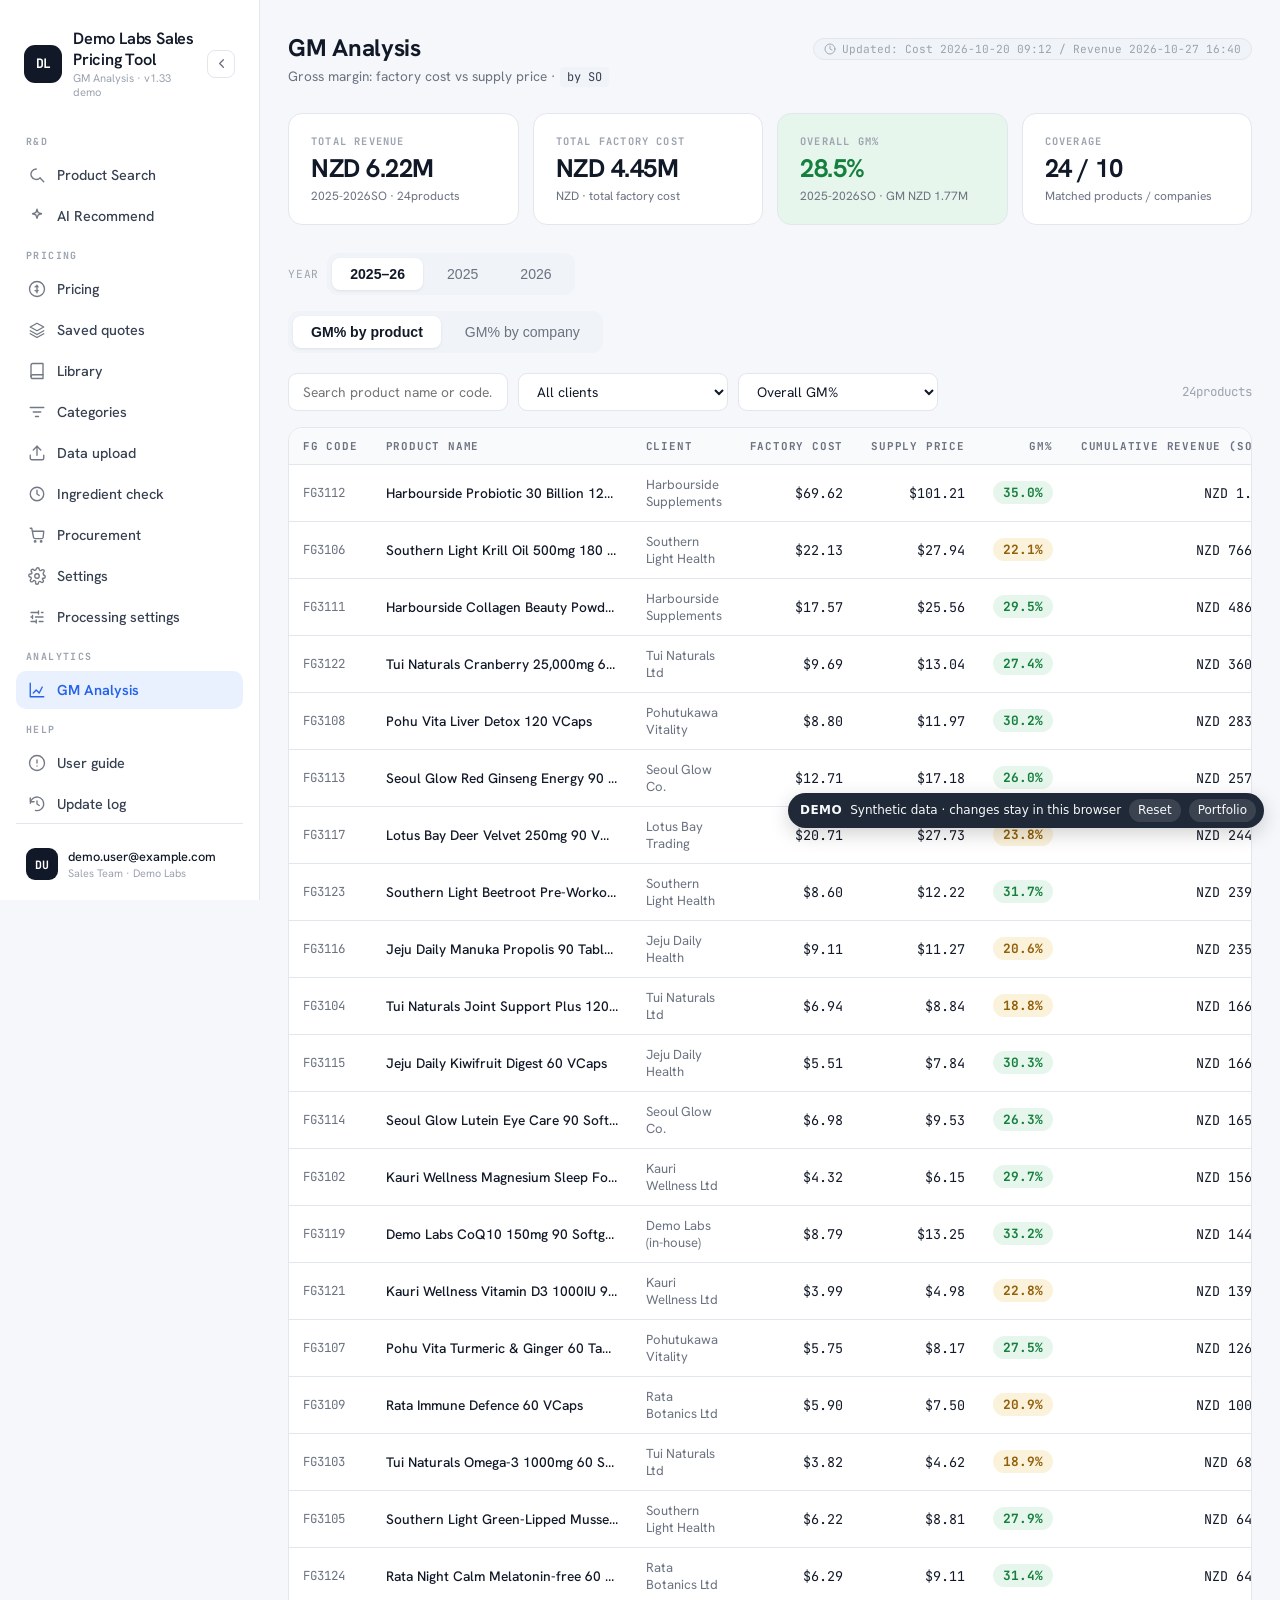
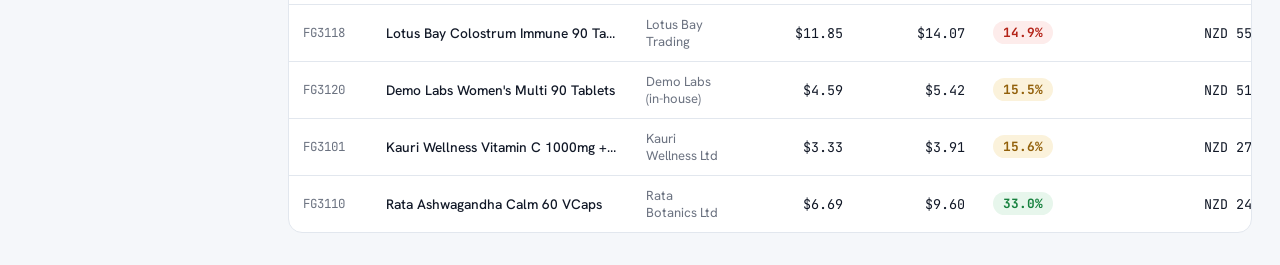
<file: pricing/gm.html>
<!DOCTYPE html>
<html lang="ko">
<head>
<title>GM Analysis · Demo</title>

<script>
window.DEMO_TODAY = "2026-10-29";
</script>
<script src="../shared/demo-clock.js"></script>
<script>
window.GAS_DEMO_KEY = "pricing-demo";
try {
  sessionStorage.setItem("pricingAuth", "1");
} catch (e) {
}
</script>
<script src="../shared/gas-emulator.js"></script>
<script src="seed.js"></script>
<script src="mocks.js"></script>
<script src="code.js"></script>
<link rel="stylesheet" href="../shared/demo-badge.css">

  <base target="_top">
  <meta charset="UTF-8">
  <link rel="preconnect" href="https://fonts.googleapis.com">
  <link rel="preconnect" href="https://fonts.gstatic.com" crossorigin>
  <link href="https://fonts.googleapis.com/css2?family=Hanken+Grotesk:wght@400;500;600;700&family=JetBrains+Mono:wght@400;500;700&display=swap" rel="stylesheet">
  <style>
:root {
  --bg:#f5f7fa;
  --surface:#fff;
  --surface-2:#f9fafb;
  --surface-3:#f0f3f7;
  --border:#e2e7ee;
  --border-2:#d3dae3;
  --ink:#111827;
  --ink-soft:#374151;
  --muted:#6b7280;
  --faint:#9ca3af;
  --accent:#2563eb;
  --accent-press:#1d4ed8;
  --accent-soft:#eaf1fe;
  --ok:#15803d;
  --ok-bg:#e7f6ec;
  --warn:#92600a;
  --warn-bg:#fbf2db;
  --drop:#b42318;
  --drop-bg:#fdeceb;
  --info:#0369a1;
  --info-bg:#e6f3fb;
  --radius:14px;
  --radius-sm:9px;
  --radius-xs:6px;
  --shadow:0 4px 16px rgba(17,24,39,0.07),0 1px 3px rgba(17,24,39,0.04);
  --shadow-lg:0 18px 48px rgba(17,24,39,0.14),0 4px 12px rgba(17,24,39,0.06);
  --sans:"Hanken Grotesk",system-ui,sans-serif;
  --display:"Hanken Grotesk",system-ui,sans-serif;
  --mono:"JetBrains Mono",ui-monospace,monospace;
}
* {
  box-sizing: border-box;
  margin: 0;
  padding: 0;
}
html,
body {
  height: 100%;
}
body {
  font-family: var(--sans);
  background: var(--bg);
  color: var(--ink);
  -webkit-font-smoothing: antialiased;
}
*::-webkit-scrollbar {
  width: 11px;
  height: 11px;
}
*::-webkit-scrollbar-thumb {
  background: #cdd5df;
  border-radius: 20px;
  border: 3px solid transparent;
  background-clip: content-box;
}
.app {
  display: grid;
  grid-template-columns: 260px 1fr;
  min-height: 100vh;
}
.sidebar {
  position: sticky;
  top: 0;
  align-self: start;
  height: 100vh;
  background: var(--surface);
  border-right: 1px solid var(--border);
  display: flex;
  flex-direction: column;
  padding: 22px 16px;
  overflow-y: auto;
}
.brand {
  display: flex;
  align-items: center;
  gap: 11px;
  padding: 6px 8px 22px;
}
.sb-toggle {
  margin-left: auto;
  width: 28px;
  height: 28px;
  flex-shrink: 0;
  display: grid;
  place-items: center;
  border: 1px solid var(--border);
  border-radius: 8px;
  background: var(--surface);
  color: var(--muted);
  cursor: pointer;
  transition: background 0.14s, color 0.14s;
}
.sb-toggle:hover {
  background: var(--surface-3);
  color: var(--ink);
}
.sb-toggle svg {
  width: 15px;
  height: 15px;
  transition: transform 0.2s;
}
@media (min-width: 901px) {
  .app {
    transition: grid-template-columns 0.2s ease;
  }
  .app.sb-collapsed {
    grid-template-columns: 72px 1fr;
  }
  .app.sb-collapsed .sidebar {
    padding: 18px 10px;
    overflow-x: hidden;
  }
  .app.sb-collapsed .brand {
    flex-direction: column;
    gap: 10px;
    padding: 4px 0 14px;
  }
  .app.sb-collapsed .brand-text,
  .app.sb-collapsed .nav-section,
  .app.sb-collapsed .nav-item span,
  .app.sb-collapsed .nav-item .nav-badge,
  .app.sb-collapsed .user-meta,
  .app.sb-collapsed .sidebar-foot > :not(.user-chip) {
    display: none;
  }
  .app.sb-collapsed .sb-toggle {
    margin-left: 0;
  }
  .app.sb-collapsed .sb-toggle svg {
    transform: rotate(180deg);
  }
  .app.sb-collapsed .nav-section + .nav {
    margin-top: 8px;
    padding-top: 8px;
    border-top: 1px solid var(--border);
  }
  .app.sb-collapsed .nav-item {
    justify-content: center;
    padding: 10px 0;
  }
  .app.sb-collapsed .user-chip {
    justify-content: center;
    padding: 8px 0;
  }
}
@media (max-width: 900px) {
  .sb-toggle {
    display: none;
  }
}
.brand-mark {
  width: 38px;
  height: 38px;
  border-radius: 11px;
  flex-shrink: 0;
  background: var(--ink);
  color: #fff;
  display: grid;
  place-items: center;
  font-family: var(--mono);
  font-weight: 700;
  font-size: 0.82rem;
  letter-spacing: -0.5px;
}
.brand-text .name {
  font-family: var(--display);
  font-weight: 600;
  font-size: 1.02rem;
  letter-spacing: -0.2px;
}
.brand-text .sub {
  font-size: 0.7rem;
  color: var(--faint);
  margin-top: 1px;
}
.nav-section {
  font-family: var(--mono);
  font-size: 0.62rem;
  font-weight: 700;
  letter-spacing: 1.4px;
  text-transform: uppercase;
  color: var(--faint);
  padding: 14px 10px 8px;
}
.nav {
  display: flex;
  flex-direction: column;
  gap: 3px;
}
.nav-item {
  display: flex;
  align-items: center;
  gap: 11px;
  padding: 10px 12px;
  border-radius: 10px;
  font-size: 0.9rem;
  font-weight: 500;
  color: var(--ink-soft);
  cursor: pointer;
  border: none;
  background: none;
  width: 100%;
  text-align: left;
  text-decoration: none;
  transition: background 0.14s, color 0.14s;
}
.nav-item:hover {
  background: var(--surface-3);
  color: var(--ink);
}
.nav-item.active {
  background: var(--accent-soft);
  color: var(--accent);
  font-weight: 600;
}
.nav-item svg {
  width: 18px;
  height: 18px;
  flex-shrink: 0;
  opacity: 0.7;
}
.nav-item.active svg {
  opacity: 1;
}
.sidebar-foot {
  margin-top: auto;
  padding-top: 16px;
  border-top: 1px solid var(--border);
}
.user-chip {
  display: flex;
  align-items: center;
  gap: 10px;
  padding: 8px 10px;
  border-radius: 10px;
}
.user-avatar {
  width: 32px;
  height: 32px;
  border-radius: 9px;
  background: var(--ink);
  color: #fff;
  display: grid;
  place-items: center;
  font-family: var(--mono);
  font-size: 0.72rem;
  font-weight: 700;
  flex-shrink: 0;
}
.user-meta .u-name {
  font-size: 0.8rem;
  font-weight: 500;
}
.user-meta .u-role {
  font-size: 0.68rem;
  color: var(--faint);
  margin-top: 1px;
}
.main {
  min-height: 100vh;
  overflow-y: auto;
  background: var(--bg);
}
.content {
  max-width: 1100px;
  margin: 0 auto;
  padding: 32px 28px;
}
.page-header {
  margin-bottom: 28px;
}
.page-title {
  font-family: var(--display);
  font-size: 1.5rem;
  font-weight: 700;
  letter-spacing: -0.3px;
}
.page-sub {
  font-size: 0.85rem;
  color: var(--muted);
  margin-top: 4px;
}
.summary-grid {
  display: grid;
  grid-template-columns: repeat(4, 1fr);
  gap: 14px;
  margin-bottom: 28px;
}
.sum-card {
  background: var(--surface);
  border: 1px solid var(--border);
  border-radius: var(--radius);
  padding: 20px 22px;
}
.sum-card .sc-label {
  font-family: var(--mono);
  font-size: 0.65rem;
  font-weight: 700;
  letter-spacing: 1.2px;
  text-transform: uppercase;
  color: var(--faint);
  margin-bottom: 8px;
}
.sum-card .sc-value {
  font-family: var(--display);
  font-size: 1.6rem;
  font-weight: 700;
  letter-spacing: -0.5px;
  line-height: 1;
}
.sum-card .sc-sub {
  font-size: 0.75rem;
  color: var(--muted);
  margin-top: 6px;
}
.sum-card.gm-ok .sc-value {
  color: var(--ok);
}
.sum-card.gm-warn .sc-value {
  color: var(--warn);
}
.sum-card.gm-bad .sc-value {
  color: var(--drop);
}
.view-tabs {
  display: flex;
  gap: 6px;
  margin-bottom: 20px;
  background: var(--surface-3);
  padding: 5px;
  border-radius: 11px;
  width: fit-content;
}
.vtab {
  padding: 8px 18px;
  border-radius: 8px;
  border: none;
  background: none;
  font-size: 0.88rem;
  font-weight: 500;
  color: var(--muted);
  cursor: pointer;
  transition: background 0.14s, color 0.14s;
}
.vtab.active {
  background: var(--surface);
  color: var(--ink);
  font-weight: 600;
  box-shadow: 0 1px 3px rgba(0, 0, 0, 0.08);
}
.filter-bar {
  display: flex;
  gap: 10px;
  margin-bottom: 16px;
  align-items: center;
  flex-wrap: wrap;
}
.filter-bar input,
.filter-bar select {
  height: 38px;
  padding: 0 14px;
  border: 1px solid var(--border);
  border-radius: var(--radius-sm);
  font-size: 0.86rem;
  background: var(--surface);
  color: var(--ink);
  font-family: var(--sans);
}
.filter-bar input {
  min-width: 220px;
}
.filter-bar select {
  min-width: 200px;
}
.data-info {
  font-size: 0.78rem;
  color: var(--faint);
  font-family: var(--mono);
  margin-left: auto;
}
.tbl-wrap {
  background: var(--surface);
  border: 1px solid var(--border);
  border-radius: var(--radius);
  overflow: hidden;
}
table {
  width: 100%;
  border-collapse: collapse;
}
th {
  background: var(--surface-2);
  font-family: var(--mono);
  font-size: 0.68rem;
  font-weight: 700;
  letter-spacing: 0.8px;
  text-transform: uppercase;
  color: var(--muted);
  padding: 11px 14px;
  text-align: left;
  border-bottom: 1px solid var(--border);
  white-space: nowrap;
  cursor: pointer;
  user-select: none;
}
th:hover {
  color: var(--ink);
}
th.sort-asc::after {
  content: " ↑";
}
th.sort-desc::after {
  content: " ↓";
}
td {
  padding: 11px 14px;
  font-size: 0.86rem;
  border-bottom: 1px solid var(--border);
  vertical-align: middle;
}
tr:last-child td {
  border-bottom: none;
}
tr:hover td {
  background: var(--surface-2);
}
.code-cell {
  font-family: var(--mono);
  font-size: 0.78rem;
  color: var(--muted);
}
.name-cell {
  font-weight: 500;
  max-width: 260px;
  overflow: hidden;
  text-overflow: ellipsis;
  white-space: nowrap;
}
.num-cell {
  text-align: right;
  font-family: var(--mono);
  font-size: 0.84rem;
}
.gm-badge {
  display: inline-flex;
  align-items: center;
  gap: 5px;
  font-family: var(--mono);
  font-size: 0.8rem;
  font-weight: 700;
  padding: 3px 10px;
  border-radius: 20px;
  white-space: nowrap;
}
.gm-ok {
  background: var(--ok-bg);
  color: var(--ok);
}
.gm-mid {
  background: var(--warn-bg);
  color: var(--warn);
}
.gm-bad {
  background: var(--drop-bg);
  color: var(--drop);
}
.state-box {
  display: flex;
  flex-direction: column;
  align-items: center;
  justify-content: center;
  padding: 80px 24px;
  gap: 14px;
  color: var(--muted);
}
.spinner {
  width: 32px;
  height: 32px;
  border: 3px solid var(--border);
  border-top-color: var(--accent);
  border-radius: 50%;
  animation: spin 0.7s linear infinite;
}
@keyframes spin {
  to {
    transform: rotate(360deg);
  }
}
.err-icon {
  font-size: 2rem;
}
.upload-banner {
  background: var(--warn-bg);
  border: 1px solid #f0c97a;
  border-radius: var(--radius-sm);
  padding: 14px 18px;
  font-size: 0.84rem;
  color: var(--warn);
  display: flex;
  align-items: center;
  gap: 10px;
  margin-bottom: 20px;
}
.upload-banner strong {
  font-weight: 600;
}
.last-updated {
  display: inline-flex;
  align-items: center;
  gap: 6px;
  font-family: var(--mono);
  font-size: 0.7rem;
  color: var(--faint);
  background: var(--surface-3);
  border: 1px solid var(--border);
  border-radius: 20px;
  padding: 3px 10px;
}
@media (max-width: 900px) {
  .summary-grid {
    grid-template-columns: repeat(2, 1fr);
  }
  .app {
    grid-template-columns: 1fr;
  }
  .sidebar {
    display: none;
  }
}
</style>
</head>
<body>
<div class="app">

  
  <aside class="sidebar">
    <div class="brand">
      <div class="brand-mark">DL</div>
      <div class="brand-text">
        <div class="name">Demo Labs Sales Pricing Tool</div>
        <div class="sub">GM Analysis · v1.33 demo</div>
      </div>
    <button class="sb-toggle" type="button" onclick="toggleSidebar()" title="Collapse / expand sidebar"><svg viewBox="0 0 24 24" fill="none" stroke="currentColor" stroke-width="2" stroke-linecap="round" stroke-linejoin="round"><path d="M15 18l-6-6 6-6"/></svg></button></div>

    <div class="nav-section">R&amp;D</div>
    <nav class="nav">
      <a class="nav-item" href="../#rd-toolkit">
        <svg viewBox="0 0 24 24" fill="none" stroke="currentColor" stroke-width="1.8" stroke-linecap="round" stroke-linejoin="round"><path d="M11 4a7 7 0 105.2 11.7"/><path d="M21 21l-4.3-4.3"/></svg>
        <span>Product Search</span>
      </a>
      <a class="nav-item" href="../#rd-toolkit">
        <svg viewBox="0 0 24 24" fill="none" stroke="currentColor" stroke-width="1.8" stroke-linecap="round" stroke-linejoin="round"><path d="M12 3l1.6 4.6L18 9l-4.4 1.4L12 15l-1.6-4.6L6 9l4.4-1.4z"/></svg>
        <span>AI Recommend</span>
      </a>
    </nav>

    <div class="nav-section">Pricing</div>
    <nav class="nav">
      <a class="nav-item" href="index.html">
        <svg viewBox="0 0 24 24" fill="none" stroke="currentColor" stroke-width="1.8" stroke-linecap="round" stroke-linejoin="round"><path d="M12 2a10 10 0 100 20 10 10 0 000-20z"/><path d="M12 7v10"/><path d="M9.5 9.2a2.5 2 0 014 0"/><path d="M9.5 14a2.5 2 0 004 0"/></svg>
        <span>Pricing</span>
      </a>
      <a class="nav-item" href="index.html">
        <svg viewBox="0 0 24 24" fill="none" stroke="currentColor" stroke-width="1.8" stroke-linecap="round" stroke-linejoin="round"><path d="M12 3l9 5-9 5-9-5 9-5z"/><path d="M3 13l9 5 9-5"/><path d="M3 17l9 5 9-5"/></svg>
        <span>Saved quotes</span>
      </a>
      <a class="nav-item" href="library.html">
        <svg viewBox="0 0 24 24" fill="none" stroke="currentColor" stroke-width="1.8" stroke-linecap="round" stroke-linejoin="round"><path d="M4 19.5A2.5 2.5 0 016.5 17H20"/><path d="M6.5 2H20v20H6.5A2.5 2.5 0 014 19.5v-15A2.5 2.5 0 016.5 2z"/></svg>
        <span>Library</span>
      </a>
      <a class="nav-item" href="classify.html">
        <svg viewBox="0 0 24 24" fill="none" stroke="currentColor" stroke-width="1.8" stroke-linecap="round" stroke-linejoin="round"><path d="M3 6h18M7 12h10M10 18h4"/></svg>
        <span>Categories</span>
      </a>
      <a class="nav-item" href="upload.html">
        <svg viewBox="0 0 24 24" fill="none" stroke="currentColor" stroke-width="1.8" stroke-linecap="round" stroke-linejoin="round"><path d="M21 15v4a2 2 0 01-2 2H5a2 2 0 01-2-2v-4"/><polyline points="17 8 12 3 7 8"/><line x1="12" y1="3" x2="12" y2="15"/></svg>
        <span>Data upload</span>
      </a>
      <a class="nav-item" href="sourcing.html">
        <svg viewBox="0 0 24 24" fill="none" stroke="currentColor" stroke-width="1.8" stroke-linecap="round" stroke-linejoin="round"><circle cx="12" cy="12" r="9"/><path d="M12 7v5l3 2"/></svg>
        <span>Ingredient check</span>
      </a>
      <a class="nav-item" href="procurement.html">
        <svg viewBox="0 0 24 24" fill="none" stroke="currentColor" stroke-width="1.8" stroke-linecap="round" stroke-linejoin="round"><path d="M3 3h2l2.4 12.2a2 2 0 002 1.6h8.8a2 2 0 002-1.6L21 7H6"/><circle cx="9.5" cy="20.5" r="1"/><circle cx="17.5" cy="20.5" r="1"/></svg>
        <span>Procurement</span>
      </a>
      <a class="nav-item" href="index.html">
        <svg viewBox="0 0 24 24" fill="none" stroke="currentColor" stroke-width="1.8" stroke-linecap="round" stroke-linejoin="round"><path d="M12 9a3 3 0 100 6 3 3 0 000-6z"/><path d="M19.4 15a1.7 1.7 0 00.3 1.9l.1.1a2 2 0 11-2.8 2.8l-.1-.1a1.7 1.7 0 00-2.9 1.2V21a2 2 0 11-4 0v-.1A1.7 1.7 0 006.7 19l-.1.1a2 2 0 11-2.8-2.8l.1-.1a1.7 1.7 0 00-1.2-2.9H3a2 2 0 110-4h.1A1.7 1.7 0 005 6.7l-.1-.1a2 2 0 112.8-2.8l.1.1a1.7 1.7 0 001.9.3H10a1.7 1.7 0 001-1.6V3a2 2 0 114 0v.1a1.7 1.7 0 001 1.6 1.7 1.7 0 001.9-.3l.1-.1a2 2 0 112.8 2.8l-.1.1a1.7 1.7 0 00-.3 1.9V10a1.7 1.7 0 001.6 1H21a2 2 0 110 4h-.1a1.7 1.7 0 00-1.5 1z"/></svg>
        <span>Settings</span>
      </a>
      <a class="nav-item" href="index.html">
        <svg viewBox="0 0 24 24" fill="none" stroke="currentColor" stroke-width="1.8" stroke-linecap="round" stroke-linejoin="round"><path d="M4 6h10M18 6h2M4 12h2M10 12h10M4 18h7M15 18h5M14 4v4M6 10v4M11 16v4"/></svg>
        <span>Processing settings</span>
      </a>
    </nav>

    <div class="nav-section">Analytics</div>
    <nav class="nav">
      <a class="nav-item active" href="gm.html">
        <svg viewBox="0 0 24 24" fill="none" stroke="currentColor" stroke-width="1.8" stroke-linecap="round" stroke-linejoin="round"><path d="M3 3v18h18"/><path d="M7 16l4-4 4 4 4-8"/></svg>
        <span>GM Analysis</span>
      </a>
    </nav>

    <div class="nav-section">Help</div>
    <nav class="nav">
      <a class="nav-item" href="guide.html">
        <svg viewBox="0 0 24 24" fill="none" stroke="currentColor" stroke-width="1.8" stroke-linecap="round" stroke-linejoin="round"><circle cx="12" cy="12" r="10"/><line x1="12" y1="8" x2="12" y2="12"/><line x1="12" y1="16" x2="12.01" y2="16"/></svg>
        <span>User guide</span>
      </a>
      <a class="nav-item" href="changelog.html">
        <svg viewBox="0 0 24 24" fill="none" stroke="currentColor" stroke-width="1.8" stroke-linecap="round" stroke-linejoin="round"><path d="M12 8v4l3 2"/><path d="M3.05 11a9 9 0 116.9 9.5"/><path d="M3 4v5h5"/></svg>
        <span>Update log</span>
      </a>
    </nav>

    <div class="sidebar-foot">
      <div class="user-chip">
        <div class="user-avatar">DU</div>
        <div class="user-meta">
          <div class="u-name">demo.user@example.com</div>
          <div class="u-role">Sales Team · Demo Labs</div>
        </div>
      </div>
      <div style="font-size:0.68rem;color:var(--faint);text-align:center;padding:10px 8px 2px;">© 2026 Demo Labs</div>
    </div>
  </aside>
  <script>
(function() {
  try {
    if (localStorage.getItem("appSidebar") === "collapsed") document.querySelector(".app").classList.add("sb-collapsed");
  } catch (e) {
  }
  document.querySelectorAll(".sidebar .nav-item").forEach(function(a) {
    var s = a.querySelector("span");
    if (!a.title && s) a.title = s.textContent.trim();
  });
})();
function toggleSidebar() {
  var collapsed = document.querySelector(".app").classList.toggle("sb-collapsed");
  try {
    localStorage.setItem("appSidebar", collapsed ? "collapsed" : "expanded");
  } catch (e) {
  }
}
</script>

  
  <main class="main">
    <div class="content">

      <div class="page-header" style="display:flex;align-items:flex-start;justify-content:space-between;gap:16px;flex-wrap:wrap;">
        <div>
          <div class="page-title">GM Analysis</div>
          <div class="page-sub">Gross margin: factory cost vs supply price · <span style="font-family:var(--mono);font-size:0.75rem;background:var(--surface-3);padding:2px 7px;border-radius:4px;color:var(--ink-soft)">by SO</span></div>
        </div>
        <div id="lastUpdatedChip" style="display:none;margin-top:6px;">
          <span class="last-updated">
            <svg viewBox="0 0 24 24" fill="none" stroke="currentColor" stroke-width="1.8" stroke-linecap="round" stroke-linejoin="round" width="12" height="12"><circle cx="12" cy="12" r="10"/><polyline points="12 6 12 12 16 14"/></svg>
            <span id="lastUpdatedText">—</span>
          </span>
        </div>
      </div>

      
      <div class="summary-grid" id="summaryGrid">
        <div class="sum-card"><div class="sc-label">Total Revenue</div><div class="sc-value" id="sRevenue">—</div><div class="sc-sub" id="sRevenueNote">NZD</div></div>
        <div class="sum-card"><div class="sc-label">Total Factory Cost</div><div class="sc-value" id="sCost">—</div><div class="sc-sub" id="sCostNote">NZD</div></div>
        <div class="sum-card" id="sGmCard"><div class="sc-label">Overall GM%</div><div class="sc-value" id="sGm">—</div><div class="sc-sub" id="sGmNote">Gross Margin</div></div>
        <div class="sum-card"><div class="sc-label">Coverage</div><div class="sc-value" id="sCoverage">—</div><div class="sc-sub" id="sCoverageNote">Matched products / companies</div></div>
      </div>

      
      <div style="display:flex;align-items:center;gap:8px;margin-bottom:16px;">
        <span style="font-family:var(--mono);font-size:0.7rem;color:var(--faint);letter-spacing:0.8px;text-transform:uppercase;">Year</span>
        <div class="view-tabs" style="margin-bottom:0">
          <button class="vtab active" id="yearAll"  onclick="selectYear(null)">2025–26</button>
          <button class="vtab"        id="year2025" onclick="selectYear('2025')">2025</button>
          <button class="vtab"        id="year2026" onclick="selectYear('2026')">2026</button>
        </div>
      </div>

      
      <div class="view-tabs">
        <button class="vtab active" id="tabProducts" onclick="switchView('products')">GM% by product</button>
        <button class="vtab" id="tabClients" onclick="switchView('clients')">GM% by company</button>
      </div>

      
      <div id="stateLoading" class="state-box">
        <div class="spinner"></div>
        <div>Loading data…</div>
      </div>

      
      <div id="stateError" class="state-box" style="display:none">
        <div class="err-icon">⚠️</div>
        <div id="errMsg" style="text-align:center;max-width:400px;"></div>
      </div>

      
      <div id="viewProducts" style="display:none">
        <div class="filter-bar">
          <input type="text" id="prodSearch" placeholder="Search product name or code…" oninput="filterProducts()">
          <select id="clientFilter" onchange="filterProducts()">
            <option value="">All clients</option>
          </select>
          <select id="gmFilter" onchange="filterProducts()">
            <option value="">Overall GM%</option>
            <option value="bad">Under 15%</option>
            <option value="mid">15~25%</option>
            <option value="ok">25% or more</option>
          </select>
          <span class="data-info" id="prodCount"></span>
        </div>
        <div class="tbl-wrap">
          <table id="prodTable">
            <thead>
              <tr>
                <th onclick="sortTable('products','of_code')">FG Code</th>
                <th onclick="sortTable('products','product_name')">Product name</th>
                <th onclick="sortTable('products','client_name')">Client</th>
                <th onclick="sortTable('products','unit_cost')" style="text-align:right">Factory cost</th>
                <th onclick="sortTable('products','unit_price')" style="text-align:right">Supply price</th>
                <th onclick="sortTable('products','gm_percent')" style="text-align:right">GM%</th>
                <th onclick="sortTable('products','total_revenue')" style="text-align:right">Cumulative revenue (SO)</th>
                <th onclick="sortTable('products','total_qty')" style="text-align:right">Total quantity (SO)</th>
              </tr>
            </thead>
            <tbody id="prodTbody"></tbody>
          </table>
        </div>
      </div>

      
      <div id="viewClients" style="display:none">
        <div class="filter-bar">
          <input type="text" id="clientSearch" placeholder="Search clients…" oninput="filterClients()">
          <span class="data-info" id="clientCount"></span>
        </div>
        <div class="tbl-wrap">
          <table id="clientTable">
            <thead>
              <tr>
                <th onclick="sortTable('clients','client_name')">Client</th>
                <th onclick="sortTable('clients','product_count')" style="text-align:right">Products</th>
                <th onclick="sortTable('clients','total_revenue')" style="text-align:right">Cumulative revenue (SO)</th>
                <th onclick="sortTable('clients','total_cost')" style="text-align:right">Cumulative cost</th>
                <th onclick="sortTable('clients','gm_nzd')" style="text-align:right">GM (NZD)</th>
                <th onclick="sortTable('clients','blended_gm_percent')" style="text-align:right">Blended GM%</th>
              </tr>
            </thead>
            <tbody id="clientTbody"></tbody>
          </table>
        </div>
      </div>

    </div>
  </main>
</div>

<div id="pwGate" style="position:fixed;top:0;left:0;right:0;bottom:0;background:var(--bg);z-index:99999;display:flex;align-items:center;justify-content:center;">
  <div style="background:var(--surface);border:1px solid var(--border);border-radius:var(--radius);padding:40px 36px;width:min(360px,92vw);box-shadow:var(--shadow-lg);text-align:center;">
    <div style="width:44px;height:44px;border-radius:12px;background:var(--ink);color:#fff;display:grid;place-items:center;font-family:var(--mono);font-weight:700;font-size:0.82rem;margin:0 auto 20px;">DL</div>
    <div style="font-family:var(--display);font-size:1.15rem;font-weight:600;margin-bottom:6px;">GM Analysis</div>
    <div style="color:var(--muted);font-size:0.82rem;margin-bottom:24px;">Enter the password.</div>
    <input type="password" id="pwInput" class="filter-bar input" placeholder="Password"
      onkeydown="if(event.key==='Enter')submitPassword()"
      style="width:100%;text-align:center;letter-spacing:3px;margin-bottom:10px;height:42px;border:1px solid var(--border);border-radius:var(--radius-sm);">
    <div id="pwError" style="color:var(--drop);font-size:0.78rem;min-height:20px;margin-bottom:10px;"></div>
    <button onclick="submitPassword()" style="width:100%;height:42px;background:var(--accent);color:#fff;border:none;border-radius:var(--radius-sm);font-size:0.9rem;font-weight:600;cursor:pointer;">OK</button>
  </div>
</div>

<script>
var GM_DATA = null;
var CURRENT_VIEW = "products";
var CURRENT_YEAR = null;
var SORT_STATE = { products: { col: "total_revenue", dir: -1 }, clients: { col: "total_revenue", dir: -1 } };
var FILTERED_PROD = [];
var FILTERED_CLI = [];
(function() {
  hidePwGate();
  loadGmData();
})();
function submitPassword() {
  var pw = document.getElementById("pwInput").value || "";
  var btn = document.querySelector("#pwGate button");
  btn.disabled = true;
  btn.textContent = "Checking…";
  google.script.run.withSuccessHandler(function(res) {
    btn.disabled = false;
    btn.textContent = "OK";
    if (res && res.ok) {
      sessionStorage.setItem("app_gm_auth", "1");
      hidePwGate();
      loadGmData();
    } else {
      document.getElementById("pwError").textContent = "Wrong password.";
      document.getElementById("pwInput").value = "";
    }
  }).withFailureHandler(function() {
    btn.disabled = false;
    btn.textContent = "OK";
  }).checkPricingPassword(pw);
}
function hidePwGate() {
  document.getElementById("pwGate").style.display = "none";
}
function selectYear(year) {
  CURRENT_YEAR = year;
  ["yearAll", "year2025", "year2026"].forEach(function(id) {
    document.getElementById(id).className = "vtab";
  });
  var active = year === "2025" ? "year2025" : year === "2026" ? "year2026" : "yearAll";
  document.getElementById(active).className = "vtab active";
  loadGmData(year);
}
function loadGmData(year) {
  showState("loading");
  var sel = document.getElementById("clientFilter");
  while (sel.options.length > 1) sel.remove(1);
  google.script.run.withSuccessHandler(function(data) {
    if (data && data.error) {
      showState("error", data.error);
      return;
    }
    GM_DATA = data;
    renderSummary(data.summary, data.year);
    renderLastUpdated(data.lastUpdated);
    populateClientFilter(data.clients);
    FILTERED_PROD = data.products.slice();
    FILTERED_CLI = data.clients.slice();
    applySortAndRender("products");
    applySortAndRender("clients");
    showState("data");
    switchView(CURRENT_VIEW);
  }).withFailureHandler(function(err) {
    showState("error", err && err.message || "Data loading error");
  }).getGmData(year || null);
}
function showState(state, msg) {
  document.getElementById("stateLoading").style.display = state === "loading" ? "" : "none";
  document.getElementById("stateError").style.display = state === "error" ? "" : "none";
  document.getElementById("viewProducts").style.display = "none";
  document.getElementById("viewClients").style.display = "none";
  if (state === "error" && msg) document.getElementById("errMsg").textContent = msg;
}
function renderLastUpdated(lastUpdated) {
  if (!lastUpdated) return;
  var parts = [];
  if (lastUpdated.cost) parts.push("Cost " + lastUpdated.cost);
  if (lastUpdated.sales) parts.push("Revenue " + lastUpdated.sales);
  if (!parts.length) return;
  document.getElementById("lastUpdatedText").textContent = "Updated: " + parts.join(" / ");
  document.getElementById("lastUpdatedChip").style.display = "";
}
function renderSummary(s, year) {
  var yearLabel = year ? year + "SO" : "2025–2026 SO";
  document.getElementById("sRevenue").textContent = fmtNZD(s.total_revenue);
  document.getElementById("sRevenueNote").textContent = yearLabel + " · " + (s.product_count || 0) + "products";
  document.getElementById("sCost").textContent = fmtNZD(s.total_cost);
  document.getElementById("sCostNote").textContent = "NZD · total factory cost";
  var gm = s.overall_gm_percent * 100;
  document.getElementById("sGm").textContent = gm.toFixed(1) + "%";
  document.getElementById("sGmNote").textContent = yearLabel + " · GM " + fmtNZD(s.overall_gm_nzd);
  var card = document.getElementById("sGmCard");
  card.className = "sum-card " + gmClass(gm);
  document.getElementById("sCoverage").textContent = (s.product_count || 0) + " / " + (s.client_count || 0);
  document.getElementById("sCoverageNote").textContent = "Matched products / companies";
}
function populateClientFilter(clients) {
  var sel = document.getElementById("clientFilter");
  clients.forEach(function(c) {
    var opt = document.createElement("option");
    opt.value = c.client_name;
    opt.textContent = c.client_name;
    sel.appendChild(opt);
  });
}
function switchView(v) {
  CURRENT_VIEW = v;
  ["products", "clients"].forEach(function(x) {
    document.getElementById("view" + cap(x)).style.display = x === v ? "" : "none";
    document.getElementById("tab" + cap(x)).className = "vtab" + (x === v ? " active" : "");
  });
}
function cap(s) {
  return s.charAt(0).toUpperCase() + s.slice(1);
}
function sortTable(view, col) {
  var st = SORT_STATE[view];
  if (st.col === col) st.dir *= -1;
  else {
    st.col = col;
    st.dir = -1;
  }
  applySortAndRender(view);
}
function applySortAndRender(view) {
  var st = SORT_STATE[view];
  var arr = view === "products" ? FILTERED_PROD : FILTERED_CLI;
  arr.sort(function(a, b) {
    var av = a[st.col], bv = b[st.col];
    if (typeof av === "string") return st.dir * av.localeCompare(bv);
    return st.dir * ((av || 0) - (bv || 0));
  });
  var tbl = document.getElementById(view === "products" ? "prodTable" : "clientTable");
  tbl.querySelectorAll("th").forEach(function(th) {
    th.className = "";
    var onclick = th.getAttribute("onclick") || "";
    var m = onclick.match(/'([^']+)'\)$/);
    if (m && m[1] === st.col) th.className = st.dir === -1 ? "sort-desc" : "sort-asc";
  });
  if (view === "products") renderProducts(arr);
  else renderClients(arr);
}
function filterProducts() {
  var q = (document.getElementById("prodSearch").value || "").toLowerCase();
  var cli = document.getElementById("clientFilter").value;
  var gmf = document.getElementById("gmFilter").value;
  FILTERED_PROD = (GM_DATA.products || []).filter(function(p) {
    if (q && !p.of_code.toLowerCase().includes(q) && !p.product_name.toLowerCase().includes(q)) return false;
    if (cli && p.client_name !== cli) return false;
    var g = p.gm_percent * 100;
    if (gmf === "bad" && g >= 15) return false;
    if (gmf === "mid" && (g < 15 || g >= 25)) return false;
    if (gmf === "ok" && g < 25) return false;
    return true;
  });
  applySortAndRender("products");
}
function renderProducts(rows) {
  var tbody = document.getElementById("prodTbody");
  document.getElementById("prodCount").textContent = rows.length + "products";
  if (!rows.length) {
    tbody.innerHTML = '<tr><td colspan="8" style="text-align:center;padding:32px;color:var(--faint);">No data</td></tr>';
    return;
  }
  tbody.innerHTML = rows.map(function(p) {
    var gm = p.gm_percent * 100;
    var cls = gmClass(gm);
    return '<tr><td class="code-cell">' + esc(p.of_code) + '</td><td class="name-cell" title="' + esc(p.product_name) + '">' + esc(p.product_name) + '</td><td style="font-size:0.82rem;color:var(--muted)">' + esc(p.client_name) + '</td><td class="num-cell">$' + fmtNum(p.unit_cost) + '</td><td class="num-cell">$' + fmtNum(p.unit_price) + '</td><td class="num-cell"><span class="gm-badge ' + cls + '">' + gm.toFixed(1) + '%</span></td><td class="num-cell">' + fmtNZD(p.total_revenue) + '</td><td class="num-cell">' + fmtK(p.total_qty) + "</td></tr>";
  }).join("");
}
function filterClients() {
  var q = (document.getElementById("clientSearch").value || "").toLowerCase();
  FILTERED_CLI = (GM_DATA.clients || []).filter(function(c) {
    return !q || c.client_name.toLowerCase().includes(q);
  });
  applySortAndRender("clients");
}
function renderClients(rows) {
  var tbody = document.getElementById("clientTbody");
  document.getElementById("clientCount").textContent = rows.length + "clients";
  if (!rows.length) {
    tbody.innerHTML = '<tr><td colspan="6" style="text-align:center;padding:32px;color:var(--faint);">No data</td></tr>';
    return;
  }
  tbody.innerHTML = rows.map(function(c) {
    var gm = c.blended_gm_percent * 100;
    var cls = gmClass(gm);
    return '<tr><td style="font-weight:500">' + esc(c.client_name) + '</td><td class="num-cell">' + c.product_count + '</td><td class="num-cell">' + fmtNZD(c.total_revenue) + '</td><td class="num-cell">' + fmtNZD(c.total_cost) + '</td><td class="num-cell">' + fmtNZD(c.gm_nzd) + '</td><td class="num-cell"><span class="gm-badge ' + cls + '">' + gm.toFixed(1) + "%</span></td></tr>";
  }).join("");
}
function gmClass(pct) {
  if (pct >= 25) return "gm-ok";
  if (pct >= 15) return "gm-mid";
  return "gm-bad";
}
function fmtNZD(v) {
  v = v || 0;
  if (Math.abs(v) >= 1e6) return "NZD " + (v / 1e6).toFixed(2) + "M";
  if (Math.abs(v) >= 1e3) return "NZD " + (v / 1e3).toFixed(1) + "K";
  return "NZD " + v.toFixed(2);
}
function fmtNum(v) {
  return (v || 0).toFixed(2);
}
function fmtK(v) {
  v = v || 0;
  return v >= 1e3 ? (v / 1e3).toFixed(1) + "K" : v.toLocaleString();
}
function esc(s) {
  return String(s || "").replace(/&/g, "&amp;").replace(/</g, "&lt;").replace(/>/g, "&gt;").replace(/"/g, "&quot;");
}
</script>
<script src="../shared/demo-badge.js"></script>
</body>
</html>
</file>
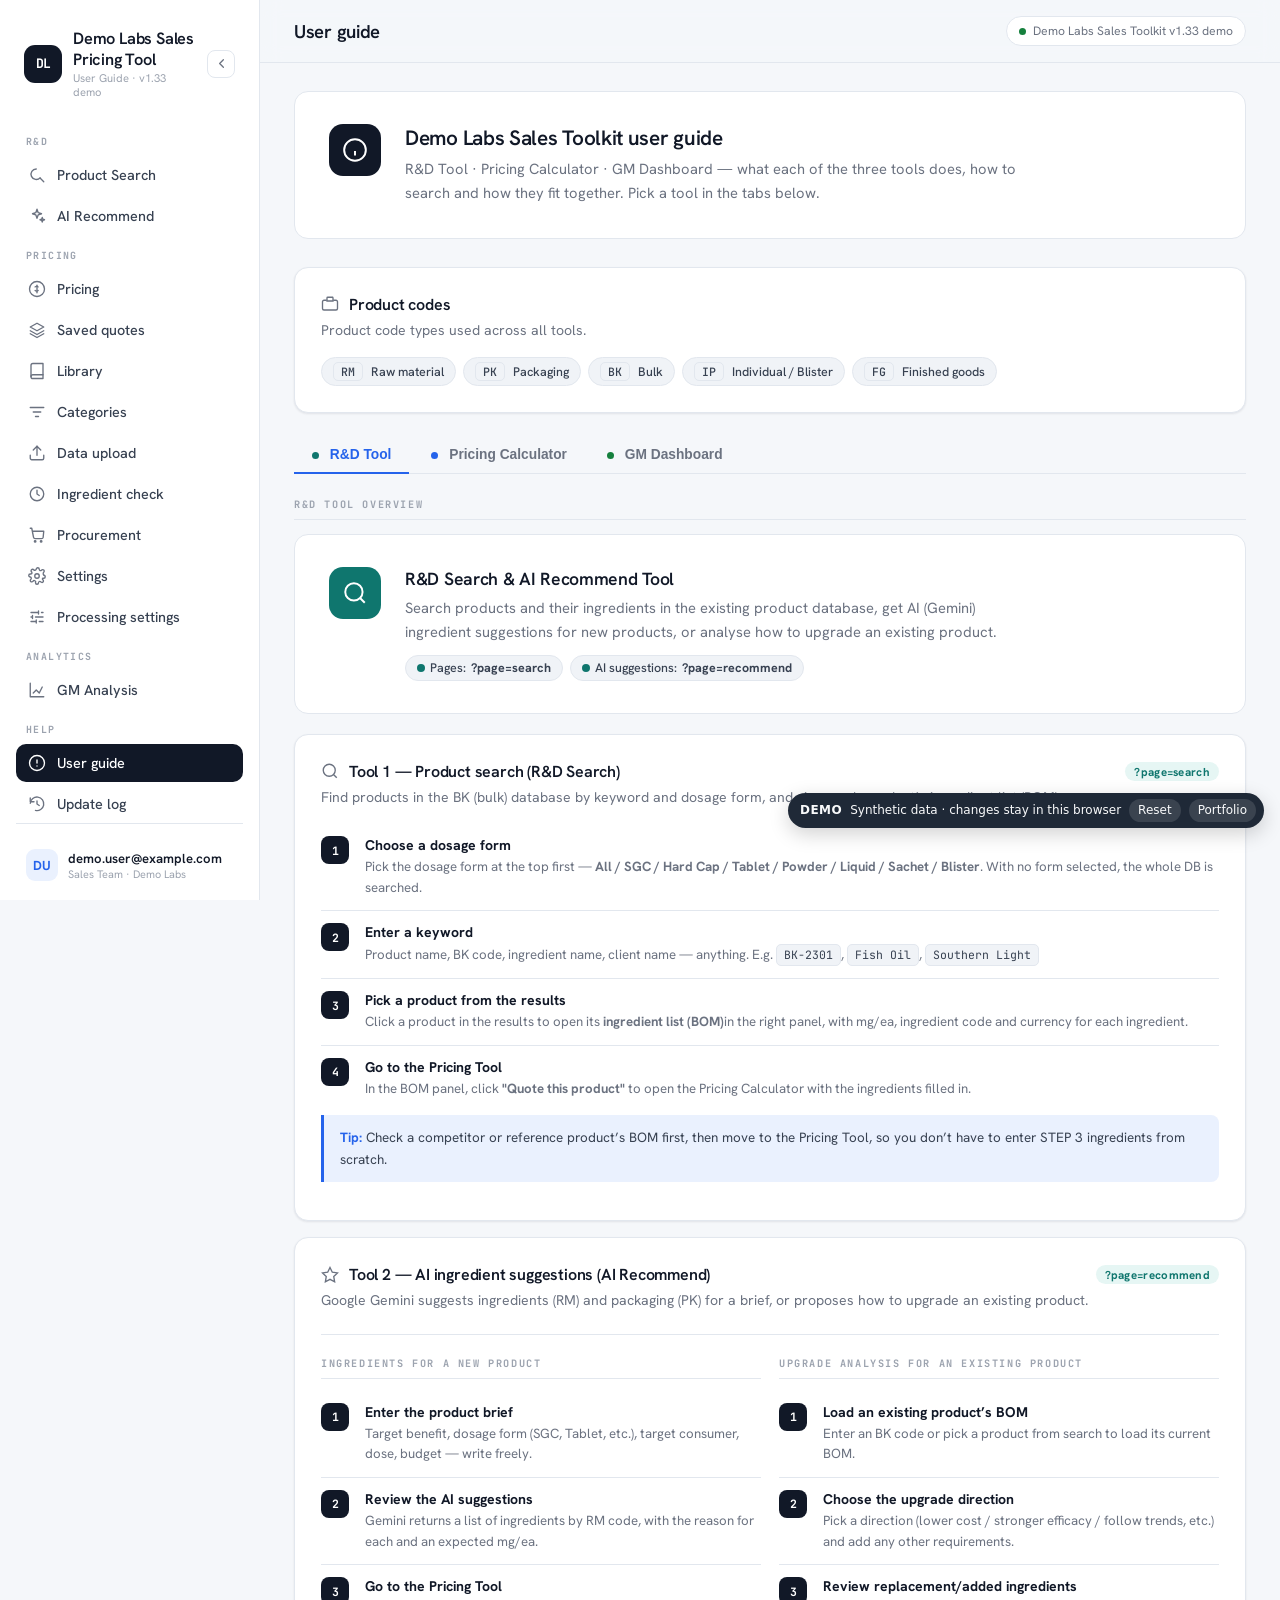
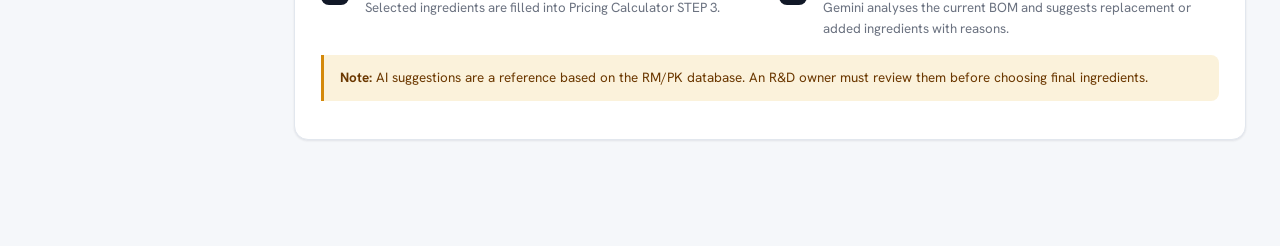
<file: pricing/guide.html>
<!DOCTYPE html>
<html lang="ko">
<head>
<title>User Guide · Demo</title>

<script>
window.DEMO_TODAY = "2026-10-29";
</script>
<script src="../shared/demo-clock.js"></script>
<script>
window.GAS_DEMO_KEY = "pricing-demo";
try {
  sessionStorage.setItem("pricingAuth", "1");
} catch (e) {
}
</script>
<script src="../shared/gas-emulator.js"></script>
<script src="seed.js"></script>
<script src="mocks.js"></script>
<script src="code.js"></script>
<link rel="stylesheet" href="../shared/demo-badge.css">

  <base target="_top">
  <meta charset="UTF-8">
  <link rel="preconnect" href="https://fonts.googleapis.com">
  <link rel="preconnect" href="https://fonts.gstatic.com" crossorigin>
  <link href="https://fonts.googleapis.com/css2?family=Hanken+Grotesk:wght@400;500;600;700&family=JetBrains+Mono:wght@400;500;700&display=swap" rel="stylesheet">
  <style>
:root {
  --bg:#f5f7fa;
  --surface:#fff;
  --surface-2:#f9fafb;
  --surface-3:#f0f3f7;
  --border:#e2e7ee;
  --border-2:#d3dae3;
  --ink:#111827;
  --ink-soft:#374151;
  --muted:#6b7280;
  --faint:#9ca3af;
  --accent:#2563eb;
  --accent-press:#1d4ed8;
  --accent-soft:#eaf1fe;
  --accent-ring:rgba(37,99,235,0.16);
  --ok:#15803d;
  --ok-bg:#e7f6ec;
  --warn:#92600a;
  --warn-bg:#fbf2db;
  --info:#0369a1;
  --info-bg:#e6f3fb;
  --radius:14px;
  --radius-sm:9px;
  --radius-xs:6px;
  --shadow-sm:0 1px 2px rgba(17,24,39,.05),0 1px 3px rgba(17,24,39,.04);
  --shadow:0 4px 16px rgba(17,24,39,.07),0 1px 3px rgba(17,24,39,.04);
  --sans:"Hanken Grotesk",system-ui,sans-serif;
  --display:"Hanken Grotesk",system-ui,sans-serif;
  --mono:"JetBrains Mono",ui-monospace,monospace;
  --pad-card:26px;
  --tool-rd:#0f766e;
  --tool-rd-bg:#e6f6f4;
  --tool-pr:#2563eb;
  --tool-pr-bg:#eaf1fe;
  --tool-gm:#15803d;
  --tool-gm-bg:#e7f6ec;
}
* {
  box-sizing: border-box;
  margin: 0;
  padding: 0;
}
html,
body {
  height: 100%;
}
body {
  font-family: var(--sans);
  background: var(--bg);
  color: var(--ink);
  -webkit-font-smoothing: antialiased;
}
*::-webkit-scrollbar {
  width: 10px;
}
*::-webkit-scrollbar-thumb {
  background: #cdd5df;
  border-radius: 20px;
  border: 3px solid transparent;
  background-clip: content-box;
}
.app {
  display: grid;
  grid-template-columns: 260px 1fr;
  min-height: 100vh;
}
.sidebar {
  position: sticky;
  top: 0;
  align-self: start;
  height: 100vh;
  background: var(--surface);
  border-right: 1px solid var(--border);
  display: flex;
  flex-direction: column;
  padding: 22px 16px;
  overflow-y: auto;
}
.brand {
  display: flex;
  align-items: center;
  gap: 11px;
  padding: 6px 8px 22px;
}
.sb-toggle {
  margin-left: auto;
  width: 28px;
  height: 28px;
  flex-shrink: 0;
  display: grid;
  place-items: center;
  border: 1px solid var(--border);
  border-radius: 8px;
  background: var(--surface);
  color: var(--muted);
  cursor: pointer;
  transition: background 0.14s, color 0.14s;
}
.sb-toggle:hover {
  background: var(--surface-3);
  color: var(--ink);
}
.sb-toggle svg {
  width: 15px;
  height: 15px;
  transition: transform 0.2s;
}
@media (min-width: 901px) {
  .app {
    transition: grid-template-columns 0.2s ease;
  }
  .app.sb-collapsed {
    grid-template-columns: 72px 1fr;
  }
  .app.sb-collapsed .sidebar {
    padding: 18px 10px;
    overflow-x: hidden;
  }
  .app.sb-collapsed .brand {
    flex-direction: column;
    gap: 10px;
    padding: 4px 0 14px;
  }
  .app.sb-collapsed .brand-text,
  .app.sb-collapsed .nav-section,
  .app.sb-collapsed .nav-item span,
  .app.sb-collapsed .nav-item .nav-badge,
  .app.sb-collapsed .user-meta,
  .app.sb-collapsed .sidebar-foot > :not(.user-chip) {
    display: none;
  }
  .app.sb-collapsed .sb-toggle {
    margin-left: 0;
  }
  .app.sb-collapsed .sb-toggle svg {
    transform: rotate(180deg);
  }
  .app.sb-collapsed .nav-section + .nav {
    margin-top: 8px;
    padding-top: 8px;
    border-top: 1px solid var(--border);
  }
  .app.sb-collapsed .nav-item {
    justify-content: center;
    padding: 10px 0;
  }
  .app.sb-collapsed .user-chip {
    justify-content: center;
    padding: 8px 0;
  }
}
@media (max-width: 900px) {
  .sb-toggle {
    display: none;
  }
}
.brand-mark {
  width: 38px;
  height: 38px;
  border-radius: 11px;
  flex-shrink: 0;
  background: var(--ink);
  color: #fff;
  display: grid;
  place-items: center;
  font-family: var(--mono);
  font-weight: 700;
  font-size: 0.82rem;
  letter-spacing: -0.5px;
}
.brand-text .name {
  font-family: var(--display);
  font-weight: 600;
  font-size: 1.02rem;
  letter-spacing: -0.2px;
}
.brand-text .sub {
  font-size: 0.7rem;
  color: var(--faint);
  margin-top: 1px;
}
.nav-section {
  font-family: var(--mono);
  font-size: 0.62rem;
  font-weight: 700;
  letter-spacing: 1.4px;
  text-transform: uppercase;
  color: var(--faint);
  padding: 14px 10px 8px;
}
.nav {
  display: flex;
  flex-direction: column;
  gap: 3px;
}
.nav-item {
  display: flex;
  align-items: center;
  gap: 11px;
  padding: 10px 12px;
  border-radius: 10px;
  font-size: 0.9rem;
  font-weight: 500;
  color: var(--ink-soft);
  cursor: pointer;
  border: none;
  background: none;
  width: 100%;
  text-align: left;
  text-decoration: none;
  transition: background .14s, color .14s;
}
.nav-item svg {
  width: 18px;
  height: 18px;
  flex-shrink: 0;
  color: var(--muted);
}
.nav-item > span:not(.nav-badge) {
  flex: 1;
  white-space: nowrap;
  overflow: hidden;
  text-overflow: ellipsis;
}
.nav-item:hover {
  background: var(--surface-3);
}
.nav-item.active {
  background: var(--ink);
  color: #fff;
}
.nav-item.active svg {
  color: #fff;
}
.sidebar-foot {
  margin-top: auto;
  padding-top: 16px;
  border-top: 1px solid var(--border);
}
.user-chip {
  display: flex;
  align-items: center;
  gap: 10px;
  padding: 9px 10px;
  border-radius: 10px;
}
.user-avatar {
  width: 32px;
  height: 32px;
  border-radius: 9px;
  background: var(--accent-soft);
  color: var(--accent);
  display: grid;
  place-items: center;
  font-weight: 700;
  font-size: 0.82rem;
  flex-shrink: 0;
}
.user-meta .u-name {
  font-size: 0.82rem;
  font-weight: 600;
}
.user-meta .u-role {
  font-size: 0.68rem;
  color: var(--faint);
}
.main {
  min-width: 0;
  display: flex;
  flex-direction: column;
}
.topbar {
  position: sticky;
  top: 0;
  z-index: 20;
  display: flex;
  align-items: center;
  gap: 16px;
  padding: 16px 34px;
  background: color-mix(in srgb, var(--bg) 82%, transparent);
  backdrop-filter: blur(10px);
  border-bottom: 1px solid var(--border);
}
.topbar h1 {
  font-family: var(--display);
  font-size: 1.16rem;
  font-weight: 600;
  letter-spacing: -0.3px;
}
.topbar-spacer {
  flex: 1;
}
.topbar-tag {
  display: inline-flex;
  align-items: center;
  gap: 7px;
  font-size: 0.76rem;
  color: var(--muted);
  padding: 6px 12px;
  border: 1px solid var(--border);
  border-radius: 20px;
  background: var(--surface);
}
.topbar-tag .dot {
  width: 7px;
  height: 7px;
  border-radius: 50%;
  background: var(--ok);
}
.content {
  padding: 28px 34px 90px;
  max-width: 1060px;
  width: 100%;
  margin: 0 auto;
}
.hero {
  background: var(--surface);
  border: 1px solid var(--border);
  border-radius: var(--radius);
  padding: 32px 34px;
  margin-bottom: 28px;
  display: flex;
  align-items: flex-start;
  gap: 24px;
}
.hero-icon {
  width: 52px;
  height: 52px;
  border-radius: 14px;
  background: var(--ink);
  color: #fff;
  display: grid;
  place-items: center;
  flex-shrink: 0;
}
.hero-icon svg {
  width: 26px;
  height: 26px;
}
.hero-body h2 {
  font-family: var(--display);
  font-size: 1.3rem;
  font-weight: 600;
  letter-spacing: -0.3px;
  margin-bottom: 6px;
}
.hero-body p {
  font-size: 0.92rem;
  color: var(--muted);
  line-height: 1.65;
  max-width: 620px;
}
.tool-tabs {
  display: flex;
  gap: 4px;
  border-bottom: 1px solid var(--border);
  margin-bottom: 24px;
}
.tool-tab {
  padding: 10px 18px;
  font-size: 0.86rem;
  font-weight: 600;
  border: none;
  background: none;
  cursor: pointer;
  color: var(--muted);
  border-bottom: 2px solid transparent;
  margin-bottom: -1px;
  transition: color .15s, border-color .15s;
  border-radius: 8px 8px 0 0;
  white-space: nowrap;
}
.tool-tab:hover {
  color: var(--ink-soft);
  background: var(--surface-3);
}
.tool-tab.active {
  color: var(--accent);
  border-bottom-color: var(--accent);
}
.tool-tab .tab-dot {
  display: inline-block;
  width: 7px;
  height: 7px;
  border-radius: 50%;
  margin-right: 7px;
  vertical-align: middle;
}
.tool-panel {
  display: none;
}
.tool-panel.active {
  display: block;
}
.section-head {
  font-family: var(--mono);
  font-size: 0.64rem;
  font-weight: 700;
  letter-spacing: 1.6px;
  text-transform: uppercase;
  color: var(--faint);
  margin-bottom: 14px;
  padding-bottom: 8px;
  border-bottom: 1px solid var(--border);
}
.guide-card {
  background: var(--surface);
  border: 1px solid var(--border);
  border-radius: var(--radius);
  padding: var(--pad-card);
  margin-bottom: 16px;
  box-shadow: var(--shadow-sm);
}
.guide-card-title {
  font-family: var(--display);
  font-size: 1rem;
  font-weight: 600;
  letter-spacing: -0.2px;
  margin-bottom: 4px;
  display: flex;
  align-items: center;
  gap: 10px;
}
.guide-card-title svg {
  width: 18px;
  height: 18px;
  color: var(--muted);
}
.guide-card-desc {
  font-size: 0.88rem;
  color: var(--muted);
  line-height: 1.6;
  margin-bottom: 16px;
}
.step-list {
  display: flex;
  flex-direction: column;
  gap: 0;
}
.step-item {
  display: grid;
  grid-template-columns: 32px 1fr;
  gap: 12px;
  align-items: start;
  padding: 12px 0;
  border-bottom: 1px solid var(--border);
}
.step-item:last-child {
  border-bottom: none;
  padding-bottom: 0;
}
.step-num {
  width: 28px;
  height: 28px;
  border-radius: 8px;
  background: var(--ink);
  color: #fff;
  display: grid;
  place-items: center;
  font-family: var(--mono);
  font-size: 0.72rem;
  font-weight: 700;
  flex-shrink: 0;
}
.step-body {
}
.step-title {
  font-size: 0.88rem;
  font-weight: 700;
  color: var(--ink);
  margin-bottom: 3px;
}
.step-desc {
  font-size: 0.83rem;
  color: var(--muted);
  line-height: 1.55;
}
.code-tag {
  display: inline-block;
  font-family: var(--mono);
  font-size: 0.72rem;
  background: var(--surface-3);
  border: 1px solid var(--border);
  padding: 1px 7px;
  border-radius: 5px;
  color: var(--ink-soft);
}
.tip-box {
  background: var(--accent-soft);
  border-left: 3px solid var(--accent);
  padding: 12px 16px;
  border-radius: 0 8px 8px 0;
  margin: 12px 0;
  font-size: 0.84rem;
  color: var(--ink-soft);
  line-height: 1.6;
}
.tip-box strong {
  color: var(--accent);
}
.warn-box {
  background: var(--warn-bg);
  border-left: 3px solid #D4890A;
  padding: 12px 16px;
  border-radius: 0 8px 8px 0;
  margin: 12px 0;
  font-size: 0.84rem;
  color: #6B3800;
  line-height: 1.6;
}
.feature-grid {
  display: grid;
  grid-template-columns: 1fr 1fr;
  gap: 14px;
  margin-top: 4px;
}
@media (max-width: 720px) {
  .feature-grid {
    grid-template-columns: 1fr;
  }
}
.feature-item {
  background: var(--surface-2);
  border: 1px solid var(--border);
  border-radius: var(--radius-sm);
  padding: 14px 16px;
}
.feature-item .fi-label {
  font-size: 0.78rem;
  font-weight: 700;
  color: var(--ink-soft);
  margin-bottom: 4px;
  display: flex;
  align-items: center;
  gap: 7px;
}
.feature-item .fi-label svg {
  width: 14px;
  height: 14px;
  color: var(--muted);
}
.feature-item .fi-desc {
  font-size: 0.82rem;
  color: var(--muted);
  line-height: 1.55;
}
.badge {
  display: inline-block;
  padding: 2px 9px;
  border-radius: 20px;
  font-size: 0.72rem;
  font-weight: 700;
  letter-spacing: 0.3px;
}
.badge-rd {
  background: var(--tool-rd-bg);
  color: var(--tool-rd);
}
.badge-pr {
  background: var(--tool-pr-bg);
  color: var(--tool-pr);
}
.badge-gm {
  background: var(--tool-gm-bg);
  color: var(--tool-gm);
}
.badge-new {
  background: #fdf3e2;
  color: #b45309;
}
.kv-row {
  display: flex;
  align-items: baseline;
  gap: 10px;
  padding: 8px 0;
  border-bottom: 1px solid var(--border);
  font-size: 0.85rem;
}
.kv-row:last-child {
  border-bottom: none;
}
.kv-key {
  font-weight: 600;
  color: var(--ink-soft);
  width: 140px;
  flex-shrink: 0;
}
.kv-val {
  color: var(--muted);
  flex: 1;
  line-height: 1.5;
}
.pill-row {
  display: flex;
  flex-wrap: wrap;
  gap: 7px;
  margin-top: 10px;
}
.pill {
  display: inline-flex;
  align-items: center;
  gap: 5px;
  padding: 4px 11px;
  border-radius: 20px;
  font-size: 0.78rem;
  font-weight: 500;
  background: var(--surface-3);
  border: 1px solid var(--border);
  color: var(--ink-soft);
}
.tbl-wrap {
  overflow-x: auto;
}
table {
  width: 100%;
  border-collapse: collapse;
  font-size: 0.83rem;
}
thead tr {
  background: var(--ink);
  color: #fff;
}
thead th {
  padding: 8px 13px;
  text-align: left;
  font-size: 0.7rem;
  font-weight: 700;
  letter-spacing: 0.8px;
  text-transform: uppercase;
  white-space: nowrap;
}
tbody tr:nth-child(even) {
  background: var(--surface-2);
}
tbody tr:hover {
  background: var(--accent-soft);
}
td {
  padding: 9px 13px;
  border-bottom: 1px solid var(--border);
  vertical-align: top;
  color: var(--ink-soft);
  line-height: 1.5;
}
td .mono {
  font-family: var(--mono);
  font-size: 0.78rem;
  color: var(--ink);
}
.divider {
  height: 1px;
  background: var(--border);
  margin: 22px 0;
}
</style>
</head>
<body>
<div class="app">

  
  <aside class="sidebar">
    <div class="brand">
      <div class="brand-mark">DL</div>
      <div class="brand-text">
        <div class="name">Demo Labs Sales Pricing Tool</div>
        <div class="sub">User Guide · v1.33 demo</div>
      </div>
    <button class="sb-toggle" type="button" onclick="toggleSidebar()" title="Collapse / expand sidebar"><svg viewBox="0 0 24 24" fill="none" stroke="currentColor" stroke-width="2" stroke-linecap="round" stroke-linejoin="round"><path d="M15 18l-6-6 6-6"/></svg></button></div>

    <div class="nav-section">R&amp;D</div>
    <nav class="nav">
      <a class="nav-item" href="../#rd-toolkit">
        <svg viewBox="0 0 24 24" fill="none" stroke="currentColor" stroke-width="1.8" stroke-linecap="round" stroke-linejoin="round"><path d="M11 4a7 7 0 105.2 11.7"/><path d="M21 21l-4.3-4.3"/></svg>
        <span>Product Search</span>
      </a>
      <a class="nav-item" href="../#rd-toolkit">
        <svg viewBox="0 0 24 24" fill="none" stroke="currentColor" stroke-width="1.8" stroke-linecap="round" stroke-linejoin="round"><path d="M12 3l1.6 4.6L18 9l-4.4 1.4L12 15l-1.6-4.6L6 9l4.4-1.4z"/><path d="M19 14l.8 2.2L22 17l-2.2.8L19 20l-.8-2.2L16 17l2.2-.8z"/></svg>
        <span>AI Recommend</span>
      </a>
    </nav>

    <div class="nav-section">Pricing</div>
    <nav class="nav">
      <a class="nav-item" href="index.html">
        <svg viewBox="0 0 24 24" fill="none" stroke="currentColor" stroke-width="1.8" stroke-linecap="round" stroke-linejoin="round"><path d="M12 2a10 10 0 100 20 10 10 0 000-20z"/><path d="M12 7v10"/><path d="M9.5 9.2a2.5 2 0 014 0"/><path d="M9.5 14a2.5 2 0 004 0"/></svg>
        <span>Pricing</span>
      </a>
      <a class="nav-item" href="index.html">
        <svg viewBox="0 0 24 24" fill="none" stroke="currentColor" stroke-width="1.8" stroke-linecap="round" stroke-linejoin="round"><path d="M12 3l9 5-9 5-9-5 9-5z"/><path d="M3 13l9 5 9-5"/><path d="M3 17l9 5 9-5"/></svg>
        <span>Saved quotes</span>
      </a>
      <a class="nav-item" href="library.html">
        <svg viewBox="0 0 24 24" fill="none" stroke="currentColor" stroke-width="1.8" stroke-linecap="round" stroke-linejoin="round"><path d="M4 19.5A2.5 2.5 0 016.5 17H20"/><path d="M6.5 2H20v20H6.5A2.5 2.5 0 014 19.5v-15A2.5 2.5 0 016.5 2z"/></svg>
        <span>Library</span>
      </a>
      <a class="nav-item" href="classify.html">
        <svg viewBox="0 0 24 24" fill="none" stroke="currentColor" stroke-width="1.8" stroke-linecap="round" stroke-linejoin="round"><path d="M3 6h18M7 12h10M10 18h4"/></svg>
        <span>Categories</span>
      </a>
      <a class="nav-item" href="upload.html">
        <svg viewBox="0 0 24 24" fill="none" stroke="currentColor" stroke-width="1.8" stroke-linecap="round" stroke-linejoin="round"><path d="M21 15v4a2 2 0 01-2 2H5a2 2 0 01-2-2v-4"/><polyline points="17 8 12 3 7 8"/><line x1="12" y1="3" x2="12" y2="15"/></svg>
        <span>Data upload</span>
      </a>
      <a class="nav-item" href="sourcing.html">
        <svg viewBox="0 0 24 24" fill="none" stroke="currentColor" stroke-width="1.8" stroke-linecap="round" stroke-linejoin="round"><circle cx="12" cy="12" r="9"/><path d="M12 7v5l3 2"/></svg>
        <span>Ingredient check</span>
      </a>
      <a class="nav-item" href="procurement.html">
        <svg viewBox="0 0 24 24" fill="none" stroke="currentColor" stroke-width="1.8" stroke-linecap="round" stroke-linejoin="round"><path d="M3 3h2l2.4 12.2a2 2 0 002 1.6h8.8a2 2 0 002-1.6L21 7H6"/><circle cx="9.5" cy="20.5" r="1"/><circle cx="17.5" cy="20.5" r="1"/></svg>
        <span>Procurement</span>
      </a>
      <a class="nav-item" href="index.html">
        <svg viewBox="0 0 24 24" fill="none" stroke="currentColor" stroke-width="1.8" stroke-linecap="round" stroke-linejoin="round"><path d="M12 9a3 3 0 100 6 3 3 0 000-6z"/><path d="M19.4 15a1.7 1.7 0 00.3 1.9l.1.1a2 2 0 11-2.8 2.8l-.1-.1a1.7 1.7 0 00-2.9 1.2V21a2 2 0 11-4 0v-.1A1.7 1.7 0 006.7 19l-.1.1a2 2 0 11-2.8-2.8l.1-.1a1.7 1.7 0 00-1.2-2.9H3a2 2 0 110-4h.1A1.7 1.7 0 005 6.7l-.1-.1a2 2 0 112.8-2.8l.1.1a1.7 1.7 0 001.9.3H10a1.7 1.7 0 001-1.6V3a2 2 0 114 0v.1a1.7 1.7 0 001 1.6 1.7 1.7 0 001.9-.3l.1-.1a2 2 0 112.8 2.8l-.1.1a1.7 1.7 0 00-.3 1.9V10a1.7 1.7 0 001.6 1H21a2 2 0 110 4h-.1a1.7 1.7 0 00-1.5 1z"/></svg>
        <span>Settings</span>
      </a>
      <a class="nav-item" href="index.html">
        <svg viewBox="0 0 24 24" fill="none" stroke="currentColor" stroke-width="1.8" stroke-linecap="round" stroke-linejoin="round"><path d="M4 6h10M18 6h2M4 12h2M10 12h10M4 18h7M15 18h5M14 4v4M6 10v4M11 16v4"/></svg>
        <span>Processing settings</span>
      </a>
    </nav>

    <div class="nav-section">Analytics</div>
    <nav class="nav">
      <a class="nav-item" href="gm.html">
        <svg viewBox="0 0 24 24" fill="none" stroke="currentColor" stroke-width="1.8" stroke-linecap="round" stroke-linejoin="round"><path d="M3 3v18h18"/><path d="M7 16l4-4 4 4 4-8"/></svg>
        <span>GM Analysis</span>
      </a>
    </nav>

    <div class="nav-section">Help</div>
    <nav class="nav">
      <a class="nav-item active" href="guide.html">
        <svg viewBox="0 0 24 24" fill="none" stroke="currentColor" stroke-width="1.8" stroke-linecap="round" stroke-linejoin="round"><circle cx="12" cy="12" r="10"/><line x1="12" y1="8" x2="12" y2="12"/><line x1="12" y1="16" x2="12.01" y2="16"/></svg>
        <span>User guide</span>
      </a>
      <a class="nav-item" href="changelog.html">
        <svg viewBox="0 0 24 24" fill="none" stroke="currentColor" stroke-width="1.8" stroke-linecap="round" stroke-linejoin="round"><path d="M12 8v4l3 2"/><path d="M3.05 11a9 9 0 116.9 9.5"/><path d="M3 4v5h5"/></svg>
        <span>Update log</span>
      </a>
    </nav>

    <div class="sidebar-foot">
      <div class="user-chip">
        <div class="user-avatar">DU</div>
        <div class="user-meta">
          <div class="u-name">demo.user@example.com</div>
          <div class="u-role">Sales Team · Demo Labs</div>
        </div>
      </div>
      <div style="font-size:0.68rem;color:var(--faint);text-align:center;padding:10px 8px 2px;">© 2026 Demo Labs</div>
    </div>
  </aside>
  <script>
(function() {
  try {
    if (localStorage.getItem("appSidebar") === "collapsed") document.querySelector(".app").classList.add("sb-collapsed");
  } catch (e) {
  }
  document.querySelectorAll(".sidebar .nav-item").forEach(function(a) {
    var s = a.querySelector("span");
    if (!a.title && s) a.title = s.textContent.trim();
  });
})();
function toggleSidebar() {
  var collapsed = document.querySelector(".app").classList.toggle("sb-collapsed");
  try {
    localStorage.setItem("appSidebar", collapsed ? "collapsed" : "expanded");
  } catch (e) {
  }
}
</script>

  
  <div class="main">
    <div class="topbar">
      <h1>User guide</h1>
      <div class="topbar-spacer"></div>
      <div class="topbar-tag">
        <span class="dot"></span>
        <span>Demo Labs Sales Toolkit v1.33 demo</span>
      </div>
    </div>

    <div class="content">

      
      <div class="hero">
        <div class="hero-icon">
          <svg fill="none" stroke="currentColor" stroke-width="1.8" viewBox="0 0 24 24"><path d="M12 22C6.48 22 2 17.52 2 12S6.48 2 12 2s10 4.48 10 10-4.48 10-10 10zm0-9v4m0-8v.01"/></svg>
        </div>
        <div class="hero-body">
          <h2>Demo Labs Sales Toolkit user guide</h2>
          <p>R&amp;D Tool · Pricing Calculator · GM Dashboard — what each of the three tools does, how to search and how they fit together. Pick a tool in the tabs below.</p>
        </div>
      </div>

      
      <div class="guide-card" style="margin-bottom:24px;">
        <div class="guide-card-title">
          <svg fill="none" stroke="currentColor" stroke-width="1.8" viewBox="0 0 24 24"><path d="M7 7H4a2 2 0 00-2 2v9a2 2 0 002 2h16a2 2 0 002-2V9a2 2 0 00-2-2h-3m-1-4H9a1 1 0 00-1 1v4h8V4a1 1 0 00-1-1z"/></svg>
          Product codes
        </div>
        <div class="guide-card-desc">Product code types used across all tools.</div>
        <div class="pill-row">
          <span class="pill"><code class="code-tag">RM</code>&nbsp;Raw material</span>
          <span class="pill"><code class="code-tag">PK</code>&nbsp;Packaging</span>
          <span class="pill"><code class="code-tag">BK</code>&nbsp;Bulk</span>
          <span class="pill"><code class="code-tag">IP</code>&nbsp;Individual / Blister</span>
          <span class="pill"><code class="code-tag">FG</code>&nbsp;Finished goods</span>
        </div>
      </div>

      
      <div class="tool-tabs">
        <button class="tool-tab active" onclick="switchTab('rd')">
          <span class="tab-dot" style="background:var(--tool-rd)"></span>
          R&amp;D Tool
        </button>
        <button class="tool-tab" onclick="switchTab('pricing')">
          <span class="tab-dot" style="background:var(--tool-pr)"></span>
          Pricing Calculator
        </button>
        <button class="tool-tab" onclick="switchTab('gm')">
          <span class="tab-dot" style="background:var(--tool-gm)"></span>
          GM Dashboard
        </button>
      </div>

      
      
      
      <div id="panel-rd" class="tool-panel active">

        <div class="section-head">R&amp;D Tool overview</div>
        <div class="hero" style="margin-bottom:20px;">
          <div class="hero-icon" style="background:var(--tool-rd);">
            <svg fill="none" stroke="currentColor" stroke-width="1.8" viewBox="0 0 24 24"><circle cx="11" cy="11" r="8"/><path d="m21 21-4.35-4.35"/></svg>
          </div>
          <div class="hero-body">
            <h2 style="font-size:1.1rem;">R&amp;D Search &amp; AI Recommend Tool</h2>
            <p>Search products and their ingredients in the existing product database, get AI (Gemini) ingredient suggestions for new products, or analyse how to upgrade an existing product.</p>
            <div class="pill-row" style="margin-top:10px;">
              <span class="pill"><span class="tab-dot" style="background:var(--tool-rd);width:8px;height:8px;border-radius:50%;display:inline-block;"></span> Pages: <strong>?page=search</strong></span>
              <span class="pill"><span class="tab-dot" style="background:var(--tool-rd);width:8px;height:8px;border-radius:50%;display:inline-block;"></span> AI suggestions: <strong>?page=recommend</strong></span>
            </div>
          </div>
        </div>

        
        <div class="guide-card">
          <div class="guide-card-title">
            <svg fill="none" stroke="currentColor" stroke-width="1.8" viewBox="0 0 24 24"><circle cx="11" cy="11" r="8"/><path d="m21 21-4.35-4.35"/></svg>
            Tool 1 — Product search (R&amp;D Search)
            <span class="badge badge-rd" style="margin-left:auto;">?page=search</span>
          </div>
          <div class="guide-card-desc">Find products in the BK (bulk) database by keyword and dosage form, and view each product’s ingredient list (BOM).</div>

          <div class="step-list">
            <div class="step-item">
              <div class="step-num">1</div>
              <div class="step-body">
                <div class="step-title">Choose a dosage form</div>
                <div class="step-desc">Pick the dosage form at the top first — <strong>All / SGC / Hard Cap / Tablet / Powder / Liquid / Sachet / Blister</strong>. With no form selected, the whole DB is searched.</div>
              </div>
            </div>
            <div class="step-item">
              <div class="step-num">2</div>
              <div class="step-body">
                <div class="step-title">Enter a keyword</div>
                <div class="step-desc">Product name, BK code, ingredient name, client name — anything. E.g. <code class="code-tag">BK-2301</code>, <code class="code-tag">Fish Oil</code>, <code class="code-tag">Southern Light</code></div>
              </div>
            </div>
            <div class="step-item">
              <div class="step-num">3</div>
              <div class="step-body">
                <div class="step-title">Pick a product from the results</div>
                <div class="step-desc">Click a product in the results to open its <strong>ingredient list (BOM)</strong>in the right panel, with mg/ea, ingredient code and currency for each ingredient.</div>
              </div>
            </div>
            <div class="step-item">
              <div class="step-num">4</div>
              <div class="step-body">
                <div class="step-title">Go to the Pricing Tool</div>
                <div class="step-desc">In the BOM panel, click <strong>"Quote this product"</strong> to open the Pricing Calculator with the ingredients filled in.</div>
              </div>
            </div>
          </div>

          <div class="tip-box" style="margin-top:16px;">
            <strong>Tip:</strong> Check a competitor or reference product’s BOM first, then move to the Pricing Tool, so you don’t have to enter STEP 3 ingredients from scratch.
          </div>
        </div>

        
        <div class="guide-card">
          <div class="guide-card-title">
            <svg fill="none" stroke="currentColor" stroke-width="1.8" viewBox="0 0 24 24"><path d="M12 2l3.09 6.26L22 9.27l-5 4.87 1.18 6.88L12 17.77l-6.18 3.25L7 14.14 2 9.27l6.91-1.01L12 2z"/></svg>
            Tool 2 — AI ingredient suggestions (AI Recommend)
            <span class="badge badge-rd" style="margin-left:auto;">?page=recommend</span>
          </div>
          <div class="guide-card-desc">Google Gemini suggests ingredients (RM) and packaging (PK) for a brief, or proposes how to upgrade an existing product.</div>

          <div class="divider"></div>

          <div style="display:grid;grid-template-columns:1fr 1fr;gap:18px;">
            
            <div>
              <div class="section-head" style="margin-bottom:12px;">Ingredients for a new product</div>
              <div class="step-list">
                <div class="step-item">
                  <div class="step-num">1</div>
                  <div class="step-body">
                    <div class="step-title">Enter the product brief</div>
                    <div class="step-desc">Target benefit, dosage form (SGC, Tablet, etc.), target consumer, dose, budget — write freely.</div>
                  </div>
                </div>
                <div class="step-item">
                  <div class="step-num">2</div>
                  <div class="step-body">
                    <div class="step-title">Review the AI suggestions</div>
                    <div class="step-desc">Gemini returns a list of ingredients by RM code, with the reason for each and an expected mg/ea.</div>
                  </div>
                </div>
                <div class="step-item">
                  <div class="step-num">3</div>
                  <div class="step-body">
                    <div class="step-title">Go to the Pricing Tool</div>
                    <div class="step-desc">Selected ingredients are filled into Pricing Calculator STEP 3.</div>
                  </div>
                </div>
              </div>
            </div>
            
            <div>
              <div class="section-head" style="margin-bottom:12px;">Upgrade analysis for an existing product</div>
              <div class="step-list">
                <div class="step-item">
                  <div class="step-num">1</div>
                  <div class="step-body">
                    <div class="step-title">Load an existing product’s BOM</div>
                    <div class="step-desc">Enter an BK code or pick a product from search to load its current BOM.</div>
                  </div>
                </div>
                <div class="step-item">
                  <div class="step-num">2</div>
                  <div class="step-body">
                    <div class="step-title">Choose the upgrade direction</div>
                    <div class="step-desc">Pick a direction (lower cost / stronger efficacy / follow trends, etc.) and add any other requirements.</div>
                  </div>
                </div>
                <div class="step-item">
                  <div class="step-num">3</div>
                  <div class="step-body">
                    <div class="step-title">Review replacement/added ingredients</div>
                    <div class="step-desc">Gemini analyses the current BOM and suggests replacement or added ingredients with reasons.</div>
                  </div>
                </div>
              </div>
            </div>
          </div>

          <div class="warn-box" style="margin-top:16px;">
            <strong>Note:</strong> AI suggestions are a reference based on the RM/PK database. An R&amp;D owner must review them before choosing final ingredients.
          </div>
        </div>
      </div>

      
      
      
      <div id="panel-pricing" class="tool-panel">

        <div class="section-head">Pricing Calculator overview</div>
        <div class="hero" style="margin-bottom:20px;">
          <div class="hero-icon" style="background:var(--tool-pr);">
            <svg fill="none" stroke="currentColor" stroke-width="1.8" viewBox="0 0 24 24"><rect x="2" y="3" width="20" height="14" rx="2"/><path d="M8 21h8M12 17v4"/></svg>
          </div>
          <div class="hero-body">
            <h2 style="font-size:1.1rem;">Sales Pricing Calculator (6 STEP)</h2>
            <p>The core tool for calculating the supply price of each product step by step from ingredients, packaging and processing, and for saving and managing quotes. It compares with previous supply prices automatically, so price changes show at once.</p>
            <div class="pill-row" style="margin-top:10px;">
              <span class="pill">Pages: <strong>?page=pricing</strong></span>
              <span class="pill">Quotes saved in: Google Sheets (Pricing_History)</span>
              <span class="pill">FX: updated automatically every day at 9 am</span>
            </div>
          </div>
        </div>

        
        <div class="guide-card">
          <div class="guide-card-title">
            <svg fill="none" stroke="currentColor" stroke-width="1.8" viewBox="0 0 24 24"><path d="M9 11l3 3L22 4"/><path d="M21 12v7a2 2 0 01-2 2H5a2 2 0 01-2-2V5a2 2 0 012-2h11"/></svg>
            6-step quote flow (STEP 1 → 6)
          </div>
          <div class="guide-card-desc">Fill in from top to bottom; STEP 6 calculates the final price and margin simulation automatically.</div>

          <div class="tbl-wrap">
            <table>
              <thead><tr><th>Step</th><th>Item</th><th>Main features</th><th>How to enter</th></tr></thead>
              <tbody>
                <tr>
                  <td><span class="badge badge-pr">STEP 1</span></td>
                  <td><strong>Basics</strong></td>
                  <td>Product name, total units, tablets/capsules per bottle. Upload a PFS file or enter an FG/BK/IP code to fill the BOM.</td>
                  <td>PFS upload <em>or</em> enter a code, then "Load BOM"</td>
                </tr>
                <tr>
                  <td><span class="badge badge-pr">STEP 2</span></td>
                  <td><strong>Product type</strong></td>
                  <td>Choose SGC / Hard Cap / Tablet / Powder / Liquid / Sachet / Blister. SGC also needs the machine size (12/20/24 Oblong), Tablet the weight band.</td>
                  <td>Click a button → linked to the Processing price table</td>
                </tr>
                <tr>
                  <td><span class="badge badge-pr">STEP 3</span></td>
                  <td><strong>Raw Material</strong></td>
                  <td>Search ingredients by RM code, enter mg/ea, choose currency, Incoterms and freight. Final Price (NZD/kg) and subtotal update live. Set the loss rate.</td>
                  <td>Type an RM code or ingredient name in the search box</td>
                </tr>
                <tr>
                  <td><span class="badge badge-pr">STEP 4</span></td>
                  <td><strong>Packages + Processing</strong></td>
                  <td>Search packaging by PK code; Processing items switch on by packaging_type. Tier prices by quantity apply automatically. Processing items can be added by hand.</td>
                  <td>Search PK → check the Processing rows are on</td>
                </tr>
                <tr>
                  <td><span class="badge badge-pr">STEP 5</span></td>
                  <td><strong>Admin &amp; Others</strong></td>
                  <td>Admin fixed cost (NZD 300), Test cost, other items (add as needed). FX shown.</td>
                  <td>Enter Test cost and other items directly</td>
                </tr>
                <tr>
                  <td><span class="badge badge-pr">STEP 6</span></td>
                  <td><strong>Results &amp; saving the quote</strong></td>
                  <td>Cost Breakdown, Unit Cost. Margin simulation 5–25%. Compared with previous supply prices automatically. Save quotes and print PDF.</td>
                  <td>"Save quote" → saved as Draft</td>
                </tr>
              </tbody>
            </table>
          </div>
        </div>

        
        <div class="guide-card">
          <div class="guide-card-title">
            <svg fill="none" stroke="currentColor" stroke-width="1.8" viewBox="0 0 24 24"><polygon points="12 2 15.09 8.26 22 9.27 17 14.14 18.18 21.02 12 17.77 5.82 21.02 7 14.14 2 9.27 8.91 8.26 12 2"/></svg>
            Main features in detail
          </div>

          <div class="feature-grid">
            <div class="feature-item">
              <div class="fi-label">
                <svg fill="none" stroke="currentColor" stroke-width="2" viewBox="0 0 24 24"><path d="M14 2H6a2 2 0 00-2 2v16a2 2 0 002 2h12a2 2 0 002-2V8z"/><polyline points="14 2 14 8 20 8"/></svg>
                PFS autocomplete
              </div>
              <div class="fi-desc">Upload a PFS (Product Formula Sheet) and the ingredient list fills STEP 3. Prices and currencies come in too, matched by RM code.</div>
            </div>
            <div class="feature-item">
              <div class="fi-label">
                <svg fill="none" stroke="currentColor" stroke-width="2" viewBox="0 0 24 24"><circle cx="12" cy="12" r="10"/><line x1="12" y1="8" x2="12" y2="12"/><line x1="12" y1="16" x2="12.01" y2="16"/></svg>
                BOM code autocomplete
              </div>
              <div class="fi-desc">Enter an FG/BK/IP code → ingredients (STEP 3) and packaging (STEP 4) load from the BOM sheet at once. One code fills the whole formula.</div>
            </div>
            <div class="feature-item">
              <div class="fi-label">
                <svg fill="none" stroke="currentColor" stroke-width="2" viewBox="0 0 24 24"><path d="M12 1v22M17 5H9.5a3.5 3.5 0 000 7h5a3.5 3.5 0 010 7H6"/></svg>
                Automatic FX conversion
              </div>
              <div class="fi-desc">Ingredient currencies (USD · KRW · AUD) converted to NZD. FX updates daily at 9 am; current rates show at the top right.</div>
            </div>
            <div class="feature-item">
              <div class="fi-label">
                <svg fill="none" stroke="currentColor" stroke-width="2" viewBox="0 0 24 24"><polyline points="22 12 18 12 15 21 9 3 6 12 2 12"/></svg>
                Margin simulation
              </div>
              <div class="fi-desc">STEP 6 shows supply prices at 5% · 10% · 15% · 20% · 25% margin side by side, and compares with previous supply prices (supply history) to show the change at once.</div>
            </div>
            <div class="feature-item">
              <div class="fi-label">
                <svg fill="none" stroke="currentColor" stroke-width="2" viewBox="0 0 24 24"><path d="M17 21v-2a4 4 0 00-4-4H5a4 4 0 00-4 4v2"/><circle cx="9" cy="7" r="4"/><path d="M23 21v-2a4 4 0 00-3-3.87M16 3.13a4 4 0 010 7.75"/></svg>
                Quote status
              </div>
              <div class="fi-desc">After saving, status can be changed: <strong>Draft → Reviewed → Approved</strong>. Filter the quote list by status, load and edit existing quotes.</div>
            </div>
            <div class="feature-item">
              <div class="fi-label">
                <svg fill="none" stroke="currentColor" stroke-width="2" viewBox="0 0 24 24"><path d="M14 2H6a2 2 0 00-2 2v16a2 2 0 002 2h12a2 2 0 002-2V8z"/><path d="M14 2v6h6m-4 5H8m4 4H8m2-8H8"/></svg>
                PDF quote
              </div>
              <div class="fi-desc">STEP 6 "📄 Save quote PDF" button → saved as an A4 PDF through the browser’s print. Each row in the quote list can also print a PDF.</div>
            </div>
          </div>
        </div>

        
        <div class="guide-card">
          <div class="guide-card-title">
            <svg fill="none" stroke="currentColor" stroke-width="1.8" viewBox="0 0 24 24"><line x1="4" y1="9" x2="20" y2="9"/><line x1="4" y1="15" x2="20" y2="15"/><line x1="10" y1="3" x2="8" y2="21"/><line x1="16" y1="3" x2="14" y2="21"/></svg>
            Calculation basis
          </div>
          <div class="kv-row"><span class="kv-key">Ingredient Final Price</span><span class="kv-val">unit_price → FX conversion + customs (USD/kg) + freight (USD/kg) → NZD/kg. Incoterms decide whether freight is added.</span></div>
          <div class="kv-row"><span class="kv-key">Loss Rate</span><span class="kv-val">Ingredient total × (1 + loss rate). Default 8%, can be changed within a quote.</span></div>
          <div class="kv-row"><span class="kv-key">Packaging Final Price</span><span class="kv-val">unit_price → FX conversion only (no customs or freight). NZD/ea.</span></div>
          <div class="kv-row"><span class="kv-key">Processing price</span><span class="kv-val">Tier price table by total units. Formula types: encap (capsule lots), perPk (bottles/sachets), blending (ingredient weight per batch), blistering (blister sheets).</span></div>
          <div class="kv-row"><span class="kv-key">Unit Cost</span><span class="kv-val">(ingredients + packaging + processing + Admin + Test + Others) ÷ total units.</span></div>
          <div class="kv-row"><span class="kv-key">Supply price</span><span class="kv-val">Unit Cost ÷ (1 − Margin%). E.g. Unit Cost NZD 5, margin 20% → supply price NZD 6.25.</span></div>
        </div>

        <div class="tip-box">
          <strong>Using Settings:</strong> Settings at the bottom of the sidebar lets you change customs, freight, default loss rate, Admin cost and the Processing tier tables. Changes save to Google Sheets at once and apply to all new quotes.
        </div>
      </div>

      
      
      
      <div id="panel-gm" class="tool-panel">

        <div class="section-head">GM Dashboard overview</div>
        <div class="hero" style="margin-bottom:20px;">
          <div class="hero-icon" style="background:var(--tool-gm);">
            <svg fill="none" stroke="currentColor" stroke-width="1.8" viewBox="0 0 24 24"><polyline points="22 12 18 12 15 21 9 3 6 12 2 12"/></svg>
          </div>
          <div class="hero-body">
            <h2 style="font-size:1.1rem;">GM Analysis Dashboard</h2>
            <p>Joins factory cost (Cost Master) with actual sales (Sales Order) data and adds up GM% (gross margin) by product and by company, so you can see what each product earns at a glance.</p>
            <div class="pill-row" style="margin-top:10px;">
              <span class="pill">Pages: <strong>?page=gm</strong></span>
              <span class="pill">Data refresh: run a Python script locally, then upload</span>
              <span class="pill">Password-protected access</span>
            </div>
          </div>
        </div>

        
        <div class="guide-card">
          <div class="guide-card-title">
            <svg fill="none" stroke="currentColor" stroke-width="1.8" viewBox="0 0 24 24"><path d="M22 12H2M12 2v20M17 7l5 5-5 5M7 7l-5 5 5 5"/></svg>
            Data upload pipeline
          </div>
          <div class="guide-card-desc">GM dashboard data is uploaded to Google Sheets by running a Python script on a local PC.</div>

          <div class="step-list">
            <div class="step-item">
              <div class="step-num">1</div>
              <div class="step-body">
                <div class="step-title">Prepare the factory cost Excel files</div>
                <div class="step-desc"><code class="code-tag">gm_analysis/data/cost_files/</code> Save each client’s factory cost Excel file in the folder. Include the client abbreviation in the file name (e.g. RS_Pricing.xlsx → Southern Light).</div>
              </div>
            </div>
            <div class="step-item">
              <div class="step-num">2</div>
              <div class="step-body">
                <div class="step-title">Prepare the sales data</div>
                <div class="step-desc"><code class="code-tag">gm_analysis/data/sales/sales_export.xlsx</code>Replace it with the latest file.</div>
              </div>
            </div>
            <div class="step-item">
              <div class="step-num">3</div>
              <div class="step-body">
                <div class="step-title">Parse factory costs</div>
                <div class="step-desc">In PowerShell, run <code class="code-tag">python parse_cost_files.py</code> → <code class="code-tag">output/cost_master.csv</code> is created. Normalises six companies’ factory cost Excel files and extracts FG code, BK code, unit_cost, etc.</div>
              </div>
            </div>
            <div class="step-item">
              <div class="step-num">4</div>
              <div class="step-body">
                <div class="step-title">Send to GAS</div>
                <div class="step-desc"><code class="code-tag">python upload_to_gas.py</code> Run → Cost Master + Sales data are sent to the GAS web app (doPost). GM_CostMaster and GM_Sales sheets are fully replaced (overwrite).</div>
              </div>
            </div>
            <div class="step-item">
              <div class="step-num">5</div>
              <div class="step-body">
                <div class="step-title">Check the dashboard</div>
                <div class="step-desc">After the upload, <strong>GM Dashboard (?page=gm)</strong>refresh it to see results from the latest data.</div>
              </div>
            </div>
          </div>

          <div class="warn-box" style="margin-top:16px;">
            <strong>Uploads overwrite everything.</strong> Partial updates are not possible, so always upload the full set of factory cost files and the full sales data together.
          </div>
        </div>

        
        <div class="guide-card">
          <div class="guide-card-title">
            <svg fill="none" stroke="currentColor" stroke-width="1.8" viewBox="0 0 24 24"><rect x="3" y="3" width="7" height="7"/><rect x="14" y="3" width="7" height="7"/><rect x="14" y="14" width="7" height="7"/><rect x="3" y="14" width="7" height="7"/></svg>
            Dashboard features
          </div>

          <div class="feature-grid">
            <div class="feature-item">
              <div class="fi-label">Four summary cards</div>
              <div class="fi-desc"><strong>Total Revenue</strong> · <strong>Total Factory Cost</strong> · <strong>Overall GM%</strong> · <strong>Coverage</strong>(matched products and companies). Always at the top of the page.</div>
            </div>
            <div class="feature-item">
              <div class="fi-label">Year tabs</div>
              <div class="fi-desc"><strong>2025+2026 combined</strong> / <strong>2025</strong> / <strong>2026</strong> Switch tabs to compare years. Combined view by default.</div>
            </div>
            <div class="feature-item">
              <div class="fi-label">GM% by product</div>
              <div class="fi-desc">FG code, product name, client, factory cost, supply price, GM%, cumulative revenue, total quantity. Search, client filter and GM% band filter (under 15% / 15–25% / 25% or more).</div>
            </div>
            <div class="feature-item">
              <div class="fi-label">GM% by company</div>
              <div class="fi-desc">Per client: products, cumulative revenue, cumulative cost, GM (NZD), blended GM%. Sorted by revenue (high to low) by default; click a header to change.</div>
            </div>
            <div class="feature-item">
              <div class="fi-label">GM% colours</div>
              <div class="fi-desc"><span style="color:var(--ok);font-weight:700;">■ Green</span> healthy (25% or more) · <span style="color:#92600a;font-weight:700;">■ Orange</span> watch (15–25%) · <span style="color:#b42318;font-weight:700;">■ Red</span> at risk (under 15%). Risks at a glance.</div>
            </div>
            <div class="feature-item">
              <div class="fi-label">Access control</div>
              <div class="fi-desc">No password: opens only for people on the <b>access list</b>signed in with the company Google account (@example.com) (v1.32~). Change the list in ScriptProperties <code class="code-tag">ALLOWED_USERS</code> (comma-separated emails) — applies straight away, no redeploy.</div>
            </div>
          </div>
        </div>

        
        <div class="guide-card">
          <div class="guide-card-title">
            <svg fill="none" stroke="currentColor" stroke-width="1.8" viewBox="0 0 24 24"><path d="M17 21v-2a4 4 0 00-4-4H5a4 4 0 00-4 4v2"/><circle cx="9" cy="7" r="4"/><path d="M23 21v-2a4 4 0 00-3-3.87M16 3.13a4 4 0 010 7.75"/></svg>
            Client code mapping
          </div>
          <div class="guide-card-desc">How factory cost Excel file abbreviations map to client names in the GM dashboard.</div>
          <div class="tbl-wrap">
            <table>
              <thead><tr><th>File abbreviation</th><th>Client name in dashboard</th></tr></thead>
              <tbody>
                <tr><td class="mono">RS</td><td>Southern Light</td></tr>
                <tr><td class="mono">HW</td><td>Tui Naturals</td></tr>
                <tr><td class="mono">RATA</td><td>Rata Botanics</td></tr>
                <tr><td class="mono">Harbourside</td><td>Harbourside</td></tr>
                <tr><td class="mono">Pohu Vita</td><td>Pohu Vita</td></tr>
                <tr><td class="mono">Lotus Bay</td><td>Lotus Bay</td></tr>
              </tbody>
            </table>
          </div>
        </div>
      </div>

    </div>
  </div>
</div>

<script>
function switchTab(tool) {
  document.querySelectorAll(".tool-tab").forEach(function(t) {
    t.classList.remove("active");
  });
  document.querySelectorAll(".tool-panel").forEach(function(p) {
    p.classList.remove("active");
  });
  var btn = document.querySelector(`[onclick="switchTab('` + tool + `')"]`);
  var panel = document.getElementById("panel-" + tool);
  if (btn) btn.classList.add("active");
  if (panel) panel.classList.add("active");
}
</script>
<script src="../shared/demo-badge.js"></script>
</body>
</html>
</file>
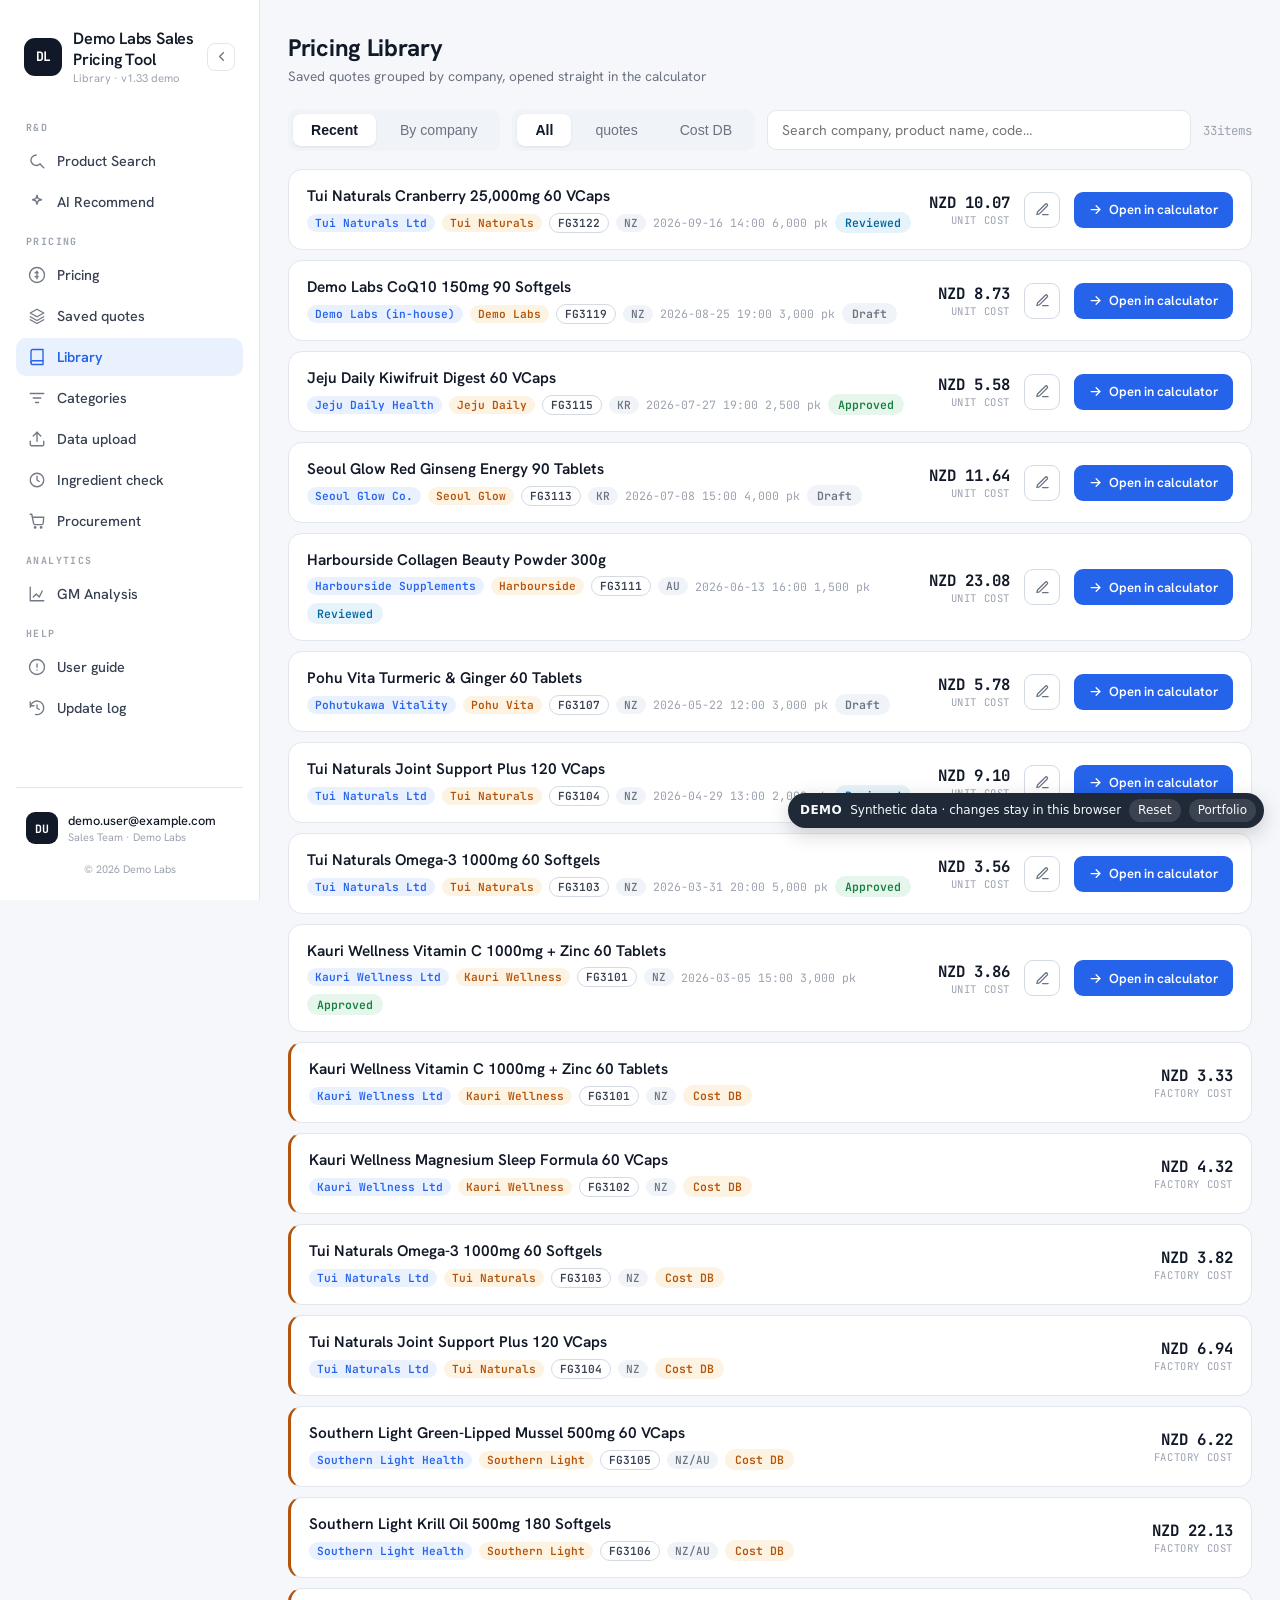
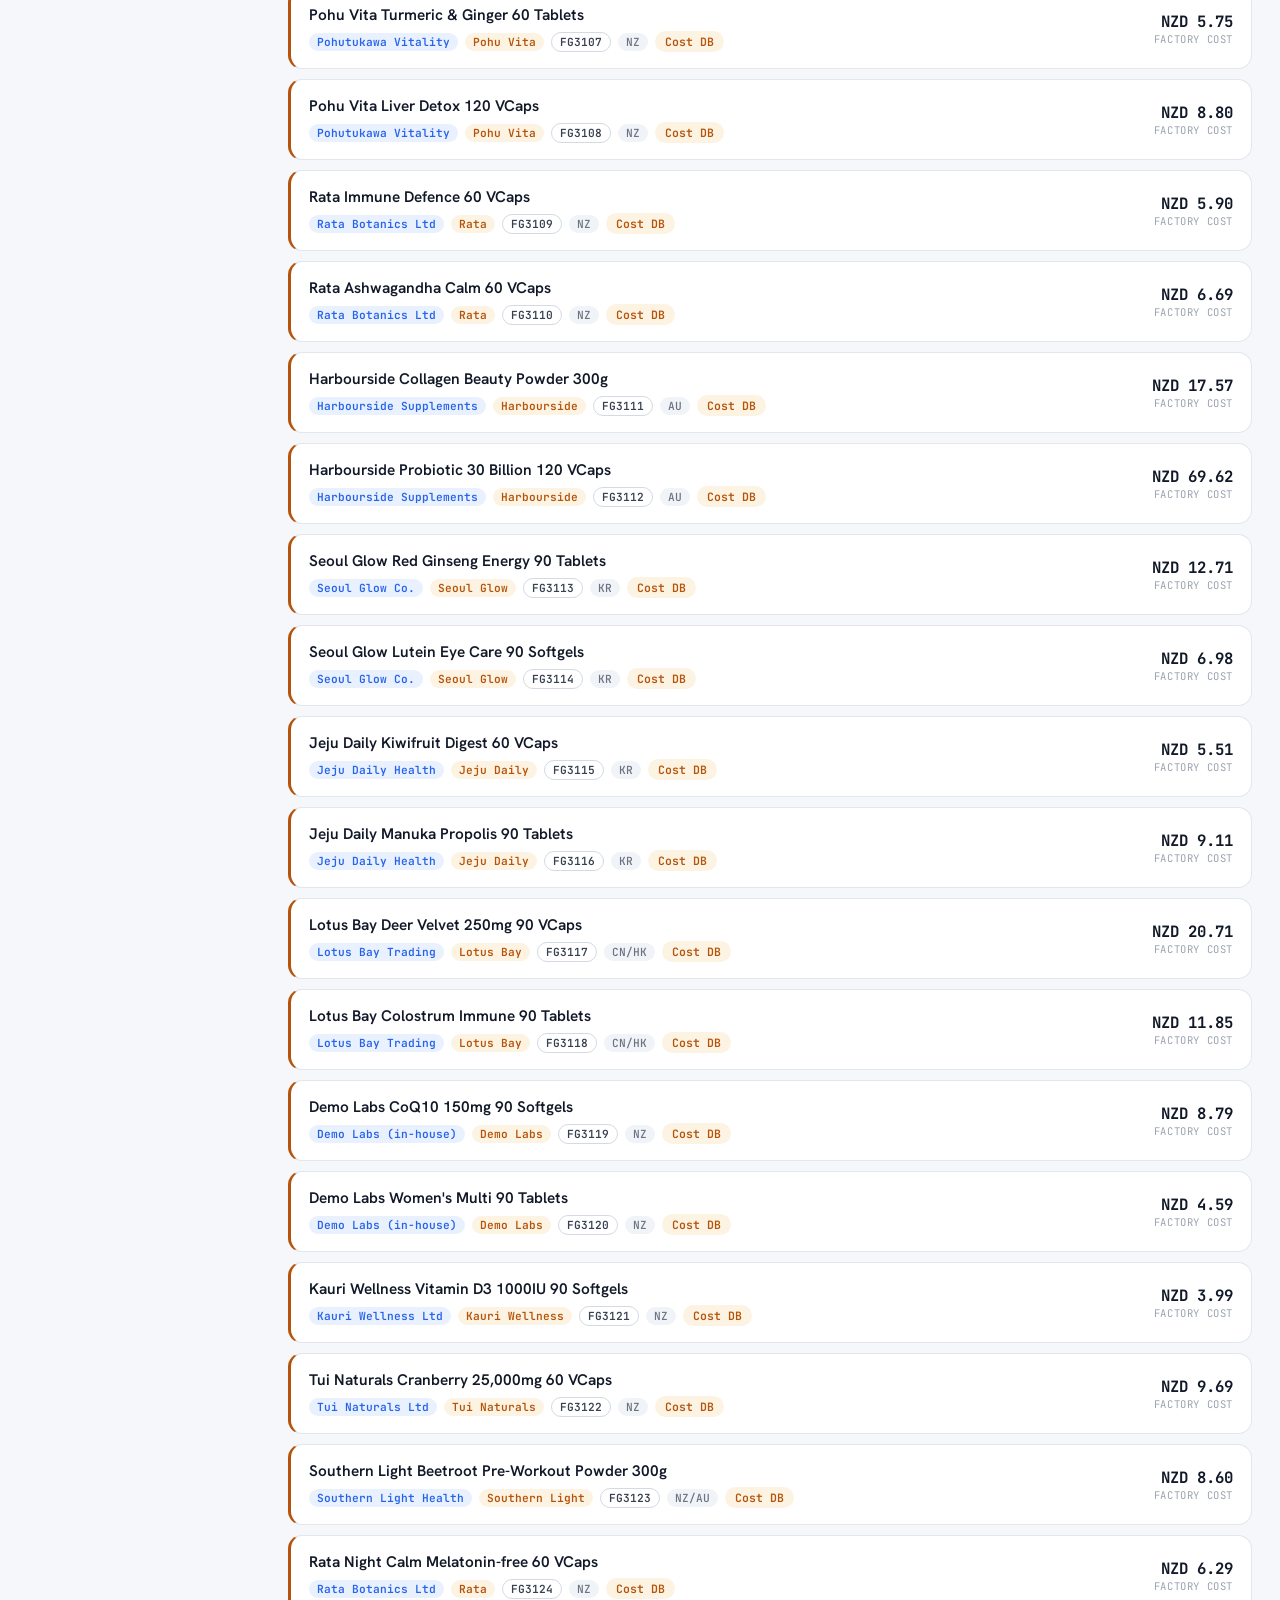
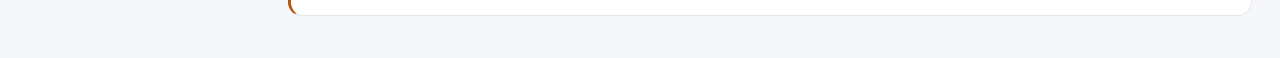
<file: pricing/library.html>
<!DOCTYPE html>
<html lang="ko">
<head>
<title>Pricing Library · Demo</title>

<script>
window.DEMO_TODAY = "2026-10-29";
</script>
<script src="../shared/demo-clock.js"></script>
<script>
window.GAS_DEMO_KEY = "pricing-demo";
try {
  sessionStorage.setItem("pricingAuth", "1");
} catch (e) {
}
</script>
<script src="../shared/gas-emulator.js"></script>
<script src="seed.js"></script>
<script src="mocks.js"></script>
<script src="code.js"></script>
<link rel="stylesheet" href="../shared/demo-badge.css">

  <base target="_top">
  <meta charset="UTF-8">
  <link rel="preconnect" href="https://fonts.googleapis.com">
  <link rel="preconnect" href="https://fonts.gstatic.com" crossorigin>
  <link href="https://fonts.googleapis.com/css2?family=Hanken+Grotesk:wght@400;500;600;700&family=JetBrains+Mono:wght@400;500;700&display=swap" rel="stylesheet">
  <style>
:root {
  --bg:#f5f7fa;
  --surface:#fff;
  --surface-2:#f9fafb;
  --surface-3:#f0f3f7;
  --border:#e2e7ee;
  --border-2:#d3dae3;
  --ink:#111827;
  --ink-soft:#374151;
  --muted:#6b7280;
  --faint:#9ca3af;
  --accent:#2563eb;
  --accent-press:#1d4ed8;
  --accent-soft:#eaf1fe;
  --ok:#15803d;
  --ok-bg:#e7f6ec;
  --warn:#92600a;
  --warn-bg:#fbf2db;
  --info:#0369a1;
  --info-bg:#e6f3fb;
  --drop:#b42318;
  --drop-bg:#fdeceb;
  --new:#b45309;
  --new-bg:#fdf3e2;
  --radius:14px;
  --radius-sm:9px;
  --radius-xs:6px;
  --shadow:0 4px 16px rgba(17,24,39,0.07),0 1px 3px rgba(17,24,39,0.04);
  --shadow-lg:0 18px 48px rgba(17,24,39,0.14),0 4px 12px rgba(17,24,39,0.06);
  --sans:"Hanken Grotesk",system-ui,sans-serif;
  --display:"Hanken Grotesk",system-ui,sans-serif;
  --mono:"JetBrains Mono",ui-monospace,monospace;
}
* {
  box-sizing: border-box;
  margin: 0;
  padding: 0;
}
html,
body {
  height: 100%;
}
body {
  font-family: var(--sans);
  background: var(--bg);
  color: var(--ink);
  -webkit-font-smoothing: antialiased;
}
*::-webkit-scrollbar {
  width: 11px;
  height: 11px;
}
*::-webkit-scrollbar-thumb {
  background: #cdd5df;
  border-radius: 20px;
  border: 3px solid transparent;
  background-clip: content-box;
}
.app {
  display: grid;
  grid-template-columns: 260px 1fr;
  min-height: 100vh;
}
.sidebar {
  position: sticky;
  top: 0;
  align-self: start;
  height: 100vh;
  background: var(--surface);
  border-right: 1px solid var(--border);
  display: flex;
  flex-direction: column;
  padding: 22px 16px;
  overflow-y: auto;
}
.brand {
  display: flex;
  align-items: center;
  gap: 11px;
  padding: 6px 8px 22px;
}
.sb-toggle {
  margin-left: auto;
  width: 28px;
  height: 28px;
  flex-shrink: 0;
  display: grid;
  place-items: center;
  border: 1px solid var(--border);
  border-radius: 8px;
  background: var(--surface);
  color: var(--muted);
  cursor: pointer;
  transition: background 0.14s, color 0.14s;
}
.sb-toggle:hover {
  background: var(--surface-3);
  color: var(--ink);
}
.sb-toggle svg {
  width: 15px;
  height: 15px;
  transition: transform 0.2s;
}
@media (min-width: 901px) {
  .app {
    transition: grid-template-columns 0.2s ease;
  }
  .app.sb-collapsed {
    grid-template-columns: 72px 1fr;
  }
  .app.sb-collapsed .sidebar {
    padding: 18px 10px;
    overflow-x: hidden;
  }
  .app.sb-collapsed .brand {
    flex-direction: column;
    gap: 10px;
    padding: 4px 0 14px;
  }
  .app.sb-collapsed .brand-text,
  .app.sb-collapsed .nav-section,
  .app.sb-collapsed .nav-item span,
  .app.sb-collapsed .nav-item .nav-badge,
  .app.sb-collapsed .user-meta,
  .app.sb-collapsed .sidebar-foot > :not(.user-chip) {
    display: none;
  }
  .app.sb-collapsed .sb-toggle {
    margin-left: 0;
  }
  .app.sb-collapsed .sb-toggle svg {
    transform: rotate(180deg);
  }
  .app.sb-collapsed .nav-section + .nav {
    margin-top: 8px;
    padding-top: 8px;
    border-top: 1px solid var(--border);
  }
  .app.sb-collapsed .nav-item {
    justify-content: center;
    padding: 10px 0;
  }
  .app.sb-collapsed .user-chip {
    justify-content: center;
    padding: 8px 0;
  }
}
@media (max-width: 900px) {
  .sb-toggle {
    display: none;
  }
}
.brand-mark {
  width: 38px;
  height: 38px;
  border-radius: 11px;
  flex-shrink: 0;
  background: var(--ink);
  color: #fff;
  display: grid;
  place-items: center;
  font-family: var(--mono);
  font-weight: 700;
  font-size: 0.82rem;
  letter-spacing: -0.5px;
}
.brand-text .name {
  font-family: var(--display);
  font-weight: 600;
  font-size: 1.02rem;
  letter-spacing: -0.2px;
}
.brand-text .sub {
  font-size: 0.7rem;
  color: var(--faint);
  margin-top: 1px;
}
.nav-section {
  font-family: var(--mono);
  font-size: 0.62rem;
  font-weight: 700;
  letter-spacing: 1.4px;
  text-transform: uppercase;
  color: var(--faint);
  padding: 14px 10px 8px;
}
.nav {
  display: flex;
  flex-direction: column;
  gap: 3px;
}
.nav-item {
  display: flex;
  align-items: center;
  gap: 11px;
  padding: 10px 12px;
  border-radius: 10px;
  font-size: 0.9rem;
  font-weight: 500;
  color: var(--ink-soft);
  cursor: pointer;
  border: none;
  background: none;
  width: 100%;
  text-align: left;
  text-decoration: none;
  transition: background 0.14s, color 0.14s;
}
.nav-item:hover {
  background: var(--surface-3);
  color: var(--ink);
}
.nav-item.active {
  background: var(--accent-soft);
  color: var(--accent);
  font-weight: 600;
}
.nav-item svg {
  width: 18px;
  height: 18px;
  flex-shrink: 0;
  opacity: 0.7;
}
.nav-item.active svg {
  opacity: 1;
}
.sidebar-foot {
  margin-top: auto;
  padding-top: 16px;
  border-top: 1px solid var(--border);
}
.user-chip {
  display: flex;
  align-items: center;
  gap: 10px;
  padding: 8px 10px;
  border-radius: 10px;
}
.user-avatar {
  width: 32px;
  height: 32px;
  border-radius: 9px;
  background: var(--ink);
  color: #fff;
  display: grid;
  place-items: center;
  font-family: var(--mono);
  font-size: 0.72rem;
  font-weight: 700;
  flex-shrink: 0;
}
.user-meta .u-name {
  font-size: 0.8rem;
  font-weight: 500;
}
.user-meta .u-role {
  font-size: 0.68rem;
  color: var(--faint);
  margin-top: 1px;
}
.main {
  min-height: 100vh;
  overflow-y: auto;
  background: var(--bg);
}
.content {
  max-width: 1080px;
  margin: 0 auto;
  padding: 32px 28px;
}
.page-header {
  margin-bottom: 24px;
}
.page-title {
  font-family: var(--display);
  font-size: 1.5rem;
  font-weight: 700;
  letter-spacing: -0.3px;
}
.page-sub {
  font-size: 0.85rem;
  color: var(--muted);
  margin-top: 4px;
}
.toolbar {
  display: flex;
  gap: 12px;
  align-items: center;
  flex-wrap: wrap;
  margin-bottom: 18px;
}
.view-tabs {
  display: flex;
  gap: 6px;
  background: var(--surface-3);
  padding: 5px;
  border-radius: 11px;
}
.vtab {
  padding: 8px 18px;
  border-radius: 8px;
  border: none;
  background: none;
  font-size: 0.88rem;
  font-weight: 500;
  color: var(--muted);
  cursor: pointer;
  transition: background 0.14s, color 0.14s;
}
.vtab.active {
  background: var(--surface);
  color: var(--ink);
  font-weight: 600;
  box-shadow: 0 1px 3px rgba(0, 0, 0, 0.08);
}
.search-box {
  flex: 1;
  min-width: 220px;
  height: 40px;
  padding: 0 14px;
  border: 1px solid var(--border);
  border-radius: var(--radius-sm);
  font-size: 0.88rem;
  background: var(--surface);
  color: var(--ink);
  font-family: var(--sans);
}
.count-info {
  font-size: 0.78rem;
  color: var(--faint);
  font-family: var(--mono);
  white-space: nowrap;
}
.btn-toggle {
  height: 40px;
  padding: 0 14px;
  border: 1px solid var(--border);
  border-radius: var(--radius-sm);
  background: var(--surface);
  color: var(--ink-soft);
  font-size: 0.82rem;
  font-weight: 600;
  cursor: pointer;
  white-space: nowrap;
  transition: all 0.14s;
}
.btn-toggle:hover {
  border-color: var(--accent);
  color: var(--accent);
  background: var(--accent-soft);
}
.est-card {
  background: var(--surface);
  border: 1px solid var(--border);
  border-radius: var(--radius);
  padding: 16px 18px;
  margin-bottom: 10px;
  display: flex;
  align-items: center;
  gap: 14px;
  transition: box-shadow 0.14s, border-color 0.14s;
}
.est-card:hover {
  box-shadow: var(--shadow);
  border-color: var(--border-2);
}
.est-main {
  flex: 1;
  min-width: 0;
}
.est-name {
  font-weight: 600;
  font-size: 0.96rem;
  white-space: nowrap;
  overflow: hidden;
  text-overflow: ellipsis;
}
.est-meta {
  display: flex;
  gap: 7px;
  flex-wrap: wrap;
  align-items: center;
  margin-top: 6px;
  font-size: 0.74rem;
  color: var(--muted);
  font-family: var(--mono);
}
.est-sub {
  color: var(--faint);
  font-size: 0.72rem;
}
.chip {
  display: inline-flex;
  align-items: center;
  gap: 4px;
  padding: 2px 8px;
  border-radius: 20px;
  background: var(--surface-3);
  color: var(--ink-soft);
  font-size: 0.7rem;
  font-weight: 600;
}
.chip.company {
  background: var(--accent-soft);
  color: var(--accent);
}
.chip.code {
  background: var(--surface);
  border: 1px solid var(--border-2);
  color: var(--ink-soft);
}
.chip.dim {
  background: var(--surface-3);
  color: var(--muted);
  font-weight: 500;
}
.badge {
  display: inline-flex;
  align-items: center;
  gap: 5px;
  font-size: 0.72rem;
  font-weight: 600;
  padding: 3px 10px;
  border-radius: 20px;
}
.badge-draft {
  background: var(--surface-3);
  color: var(--muted);
}
.badge-reviewed {
  background: var(--info-bg);
  color: var(--info);
}
.badge-approved {
  background: var(--ok-bg);
  color: var(--ok);
}
.badge-cost {
  background: var(--new-bg);
  color: var(--new);
}
.est-card.is-cost {
  border-left: 3px solid var(--new);
}
.est-cost {
  text-align: right;
  white-space: nowrap;
}
.est-cost .cval {
  font-family: var(--mono);
  font-weight: 700;
  font-size: 0.98rem;
}
.est-cost .clbl {
  font-size: 0.66rem;
  color: var(--faint);
  font-family: var(--mono);
  text-transform: uppercase;
  letter-spacing: 0.6px;
}
.btn-open {
  flex-shrink: 0;
  display: inline-flex;
  align-items: center;
  gap: 6px;
  height: 36px;
  padding: 0 14px;
  border: none;
  border-radius: var(--radius-sm);
  background: var(--accent);
  color: #fff;
  font-size: 0.82rem;
  font-weight: 600;
  cursor: pointer;
  text-decoration: none;
  transition: background 0.14s;
}
.btn-open:hover {
  background: var(--accent-press);
}
.btn-edit {
  flex-shrink: 0;
  display: inline-flex;
  align-items: center;
  justify-content: center;
  width: 36px;
  height: 36px;
  border: 1px solid var(--border-2);
  border-radius: var(--radius-sm);
  background: var(--surface);
  color: var(--muted);
  cursor: pointer;
  transition: all 0.14s;
}
.btn-edit:hover {
  border-color: var(--accent);
  color: var(--accent);
  background: var(--accent-soft);
}
.chip.brand {
  background: #fdf3e2;
  color: #b45309;
}
.chip.mkt,
.chip.auto,
.chip.infer {
  background: var(--surface-3);
  color: var(--muted);
  font-weight: 500;
}
.g-code {
  font-family: var(--mono);
  font-size: 0.7rem;
  font-weight: 700;
  color: var(--accent);
  background: var(--accent-soft);
  padding: 2px 8px;
  border-radius: 6px;
}
.g-rank {
  display: inline-grid;
  place-items: center;
  min-width: 22px;
  height: 22px;
  padding: 0 5px;
  border-radius: 6px;
  background: var(--ink);
  color: #fff;
  font-family: var(--mono);
  font-size: 0.72rem;
  font-weight: 700;
  flex-shrink: 0;
}
.brand-block {
  margin-bottom: 12px;
}
.brand-block:last-child {
  margin-bottom: 0;
}
.brand-head {
  display: flex;
  align-items: center;
  gap: 8px;
  font-size: 0.8rem;
  font-weight: 600;
  color: var(--ink-soft);
  padding: 6px 6px 8px;
}
.sub-code {
  font-family: var(--mono);
  font-size: 0.64rem;
  font-weight: 700;
  color: #b45309;
  background: #fdf3e2;
  padding: 1px 7px;
  border-radius: 5px;
}
.brand-count {
  font-family: var(--mono);
  font-size: 0.66rem;
  color: var(--faint);
  background: var(--surface-3);
  padding: 1px 7px;
  border-radius: 20px;
}
.modal-mask {
  position: fixed;
  inset: 0;
  background: rgba(24, 24, 22, 0.4);
  z-index: 9998;
  display: none;
  align-items: center;
  justify-content: center;
  padding: 20px;
}
.modal {
  background: var(--surface);
  border-radius: var(--radius);
  box-shadow: var(--shadow-lg);
  width: min(420px, 94vw);
  padding: 26px 26px 22px;
}
.modal h3 {
  font-family: var(--display);
  font-size: 1.1rem;
  font-weight: 700;
  margin-bottom: 3px;
}
.modal .sub {
  font-size: 0.78rem;
  color: var(--muted);
  margin-bottom: 18px;
}
.modal label {
  display: block;
  font-size: 0.76rem;
  font-weight: 600;
  color: var(--ink-soft);
  margin: 12px 0 5px;
}
.modal input {
  width: 100%;
  height: 40px;
  padding: 0 12px;
  border: 1px solid var(--border);
  border-radius: var(--radius-sm);
  font-size: 0.88rem;
  font-family: var(--sans);
  background: var(--surface);
  color: var(--ink);
}
.modal .actions {
  display: flex;
  gap: 10px;
  justify-content: flex-end;
  margin-top: 22px;
}
.modal .btn {
  height: 40px;
  padding: 0 18px;
  border-radius: var(--radius-sm);
  font-size: 0.86rem;
  font-weight: 600;
  cursor: pointer;
  border: none;
}
.modal .btn.ghost {
  background: var(--surface-3);
  color: var(--ink-soft);
}
.modal .btn.primary {
  background: var(--accent);
  color: #fff;
}
.modal .msg {
  font-size: 0.78rem;
  color: var(--drop);
  min-height: 16px;
  margin-top: 10px;
}
.group {
  margin-bottom: 14px;
  border: 1px solid var(--border);
  border-radius: var(--radius);
  overflow: hidden;
  background: var(--surface);
}
.group > summary {
  list-style: none;
  cursor: pointer;
  padding: 14px 18px;
  display: flex;
  align-items: center;
  gap: 12px;
  background: var(--surface-2);
  font-weight: 600;
}
.group > summary::-webkit-details-marker {
  display: none;
}
.group > summary .g-name {
  font-family: var(--display);
  font-size: 1.02rem;
}
.group > summary .g-count {
  font-family: var(--mono);
  font-size: 0.72rem;
  color: var(--muted);
  background: var(--surface-3);
  padding: 2px 9px;
  border-radius: 20px;
}
.group > summary .g-arrow {
  margin-left: auto;
  transition: transform 0.15s;
  color: var(--faint);
}
.group[open] > summary .g-arrow {
  transform: rotate(90deg);
}
.group .g-body {
  padding: 8px 12px 12px;
}
.group .est-card {
  border: 1px solid var(--border);
  margin-bottom: 8px;
}
.group .est-card:last-child {
  margin-bottom: 0;
}
.state-box {
  display: flex;
  flex-direction: column;
  align-items: center;
  justify-content: center;
  padding: 70px 24px;
  gap: 12px;
  color: var(--muted);
  text-align: center;
}
.spinner {
  width: 30px;
  height: 30px;
  border: 3px solid var(--border);
  border-top-color: var(--accent);
  border-radius: 50%;
  animation: spin 0.7s linear infinite;
}
@keyframes spin {
  to {
    transform: rotate(360deg);
  }
}
@media (max-width: 860px) {
  .app {
    grid-template-columns: 1fr;
  }
  .sidebar {
    display: none;
  }
}
</style>
</head>
<body>
<div class="app">

  
  <aside class="sidebar">
    <div class="brand">
      <div class="brand-mark">DL</div>
      <div class="brand-text">
        <div class="name">Demo Labs Sales Pricing Tool</div>
        <div class="sub">Library · v1.33 demo</div>
      </div>
    <button class="sb-toggle" type="button" onclick="toggleSidebar()" title="Collapse / expand sidebar"><svg viewBox="0 0 24 24" fill="none" stroke="currentColor" stroke-width="2" stroke-linecap="round" stroke-linejoin="round"><path d="M15 18l-6-6 6-6"/></svg></button></div>

    <div class="nav-section">R&amp;D</div>
    <nav class="nav">
      <a class="nav-item" href="../#rd-toolkit">
        <svg viewBox="0 0 24 24" fill="none" stroke="currentColor" stroke-width="1.8" stroke-linecap="round" stroke-linejoin="round"><path d="M11 4a7 7 0 105.2 11.7"/><path d="M21 21l-4.3-4.3"/></svg>
        <span>Product Search</span>
      </a>
      <a class="nav-item" href="../#rd-toolkit">
        <svg viewBox="0 0 24 24" fill="none" stroke="currentColor" stroke-width="1.8" stroke-linecap="round" stroke-linejoin="round"><path d="M12 3l1.6 4.6L18 9l-4.4 1.4L12 15l-1.6-4.6L6 9l4.4-1.4z"/></svg>
        <span>AI Recommend</span>
      </a>
    </nav>

    <div class="nav-section">Pricing</div>
    <nav class="nav">
      <a class="nav-item" href="index.html">
        <svg viewBox="0 0 24 24" fill="none" stroke="currentColor" stroke-width="1.8" stroke-linecap="round" stroke-linejoin="round"><path d="M12 2a10 10 0 100 20 10 10 0 000-20z"/><path d="M12 7v10"/><path d="M9.5 9.2a2.5 2 0 014 0"/><path d="M9.5 14a2.5 2 0 004 0"/></svg>
        <span>Pricing</span>
      </a>
      <a class="nav-item" href="index.html">
        <svg viewBox="0 0 24 24" fill="none" stroke="currentColor" stroke-width="1.8" stroke-linecap="round" stroke-linejoin="round"><path d="M12 3l9 5-9 5-9-5 9-5z"/><path d="M3 13l9 5 9-5"/><path d="M3 17l9 5 9-5"/></svg>
        <span>Saved quotes</span>
      </a>
      <a class="nav-item active" href="library.html">
        <svg viewBox="0 0 24 24" fill="none" stroke="currentColor" stroke-width="1.8" stroke-linecap="round" stroke-linejoin="round"><path d="M4 19.5A2.5 2.5 0 016.5 17H20"/><path d="M6.5 2H20v20H6.5A2.5 2.5 0 014 19.5v-15A2.5 2.5 0 016.5 2z"/></svg>
        <span>Library</span>
      </a>
      <a class="nav-item" href="classify.html">
        <svg viewBox="0 0 24 24" fill="none" stroke="currentColor" stroke-width="1.8" stroke-linecap="round" stroke-linejoin="round"><path d="M3 6h18M7 12h10M10 18h4"/></svg>
        <span>Categories</span>
      </a>
      <a class="nav-item" href="upload.html">
        <svg viewBox="0 0 24 24" fill="none" stroke="currentColor" stroke-width="1.8" stroke-linecap="round" stroke-linejoin="round"><path d="M21 15v4a2 2 0 01-2 2H5a2 2 0 01-2-2v-4"/><polyline points="17 8 12 3 7 8"/><line x1="12" y1="3" x2="12" y2="15"/></svg>
        <span>Data upload</span>
      </a>
      <a class="nav-item" href="sourcing.html">
        <svg viewBox="0 0 24 24" fill="none" stroke="currentColor" stroke-width="1.8" stroke-linecap="round" stroke-linejoin="round"><circle cx="12" cy="12" r="9"/><path d="M12 7v5l3 2"/></svg>
        <span>Ingredient check</span>
      </a>
      <a class="nav-item" href="procurement.html">
        <svg viewBox="0 0 24 24" fill="none" stroke="currentColor" stroke-width="1.8" stroke-linecap="round" stroke-linejoin="round"><path d="M3 3h2l2.4 12.2a2 2 0 002 1.6h8.8a2 2 0 002-1.6L21 7H6"/><circle cx="9.5" cy="20.5" r="1"/><circle cx="17.5" cy="20.5" r="1"/></svg>
        <span>Procurement</span>
      </a>
    </nav>

    <div class="nav-section">Analytics</div>
    <nav class="nav">
      <a class="nav-item" href="gm.html">
        <svg viewBox="0 0 24 24" fill="none" stroke="currentColor" stroke-width="1.8" stroke-linecap="round" stroke-linejoin="round"><path d="M3 3v18h18"/><path d="M7 16l4-4 4 4 4-8"/></svg>
        <span>GM Analysis</span>
      </a>
    </nav>

    <div class="nav-section">Help</div>
    <nav class="nav">
      <a class="nav-item" href="guide.html">
        <svg viewBox="0 0 24 24" fill="none" stroke="currentColor" stroke-width="1.8" stroke-linecap="round" stroke-linejoin="round"><circle cx="12" cy="12" r="10"/><line x1="12" y1="8" x2="12" y2="12"/><line x1="12" y1="16" x2="12.01" y2="16"/></svg>
        <span>User guide</span>
      </a>
      <a class="nav-item" href="changelog.html">
        <svg viewBox="0 0 24 24" fill="none" stroke="currentColor" stroke-width="1.8" stroke-linecap="round" stroke-linejoin="round"><path d="M12 8v4l3 2"/><path d="M3.05 11a9 9 0 116.9 9.5"/><path d="M3 4v5h5"/></svg>
        <span>Update log</span>
      </a>
    </nav>

    <div class="sidebar-foot">
      <div class="user-chip">
        <div class="user-avatar">DU</div>
        <div class="user-meta">
          <div class="u-name">demo.user@example.com</div>
          <div class="u-role">Sales Team · Demo Labs</div>
        </div>
      </div>
      <div style="font-size:0.68rem;color:var(--faint);text-align:center;padding:10px 8px 2px;">© 2026 Demo Labs</div>
    </div>
  </aside>
  <script>
(function() {
  try {
    if (localStorage.getItem("appSidebar") === "collapsed") document.querySelector(".app").classList.add("sb-collapsed");
  } catch (e) {
  }
  document.querySelectorAll(".sidebar .nav-item").forEach(function(a) {
    var s = a.querySelector("span");
    if (!a.title && s) a.title = s.textContent.trim();
  });
})();
function toggleSidebar() {
  var collapsed = document.querySelector(".app").classList.toggle("sb-collapsed");
  try {
    localStorage.setItem("appSidebar", collapsed ? "collapsed" : "expanded");
  } catch (e) {
  }
}
</script>

  
  <main class="main">
    <div class="content">
      <div class="page-header">
        <div class="page-title">Pricing Library</div>
        <div class="page-sub">Saved quotes grouped by company, opened straight in the calculator</div>
      </div>

      <div class="toolbar">
        <div class="view-tabs">
          <button class="vtab active" id="tabRecent"  onclick="switchView('recent')">Recent</button>
          <button class="vtab"        id="tabCompany" onclick="switchView('company')">By company</button>
        </div>
        <div class="view-tabs">
          <button class="vtab active" id="srcAll"  onclick="setSrc('all')">All</button>
          <button class="vtab"        id="srcEst"  onclick="setSrc('estimate')">quotes</button>
          <button class="vtab"        id="srcCost" onclick="setSrc('cost')">Cost DB</button>
        </div>
        <input type="text" class="search-box" id="searchBox" placeholder="Search company, product name, code…" oninput="renderView()">
        <button class="btn-toggle" id="btnToggleAll" onclick="toggleAllGroups()" style="display:none;">Expand all</button>
        <span class="count-info" id="countInfo"></span>
      </div>

      <div id="stateLoading" class="state-box"><div class="spinner"></div><div>Loading…</div></div>
      <div id="stateEmpty"   class="state-box" style="display:none;">No saved quotes.</div>
      <div id="listWrap"></div>
    </div>
  </main>
</div>

<div id="pwGate" style="position:fixed;inset:0;background:var(--bg);z-index:99999;display:flex;align-items:center;justify-content:center;">
  <div style="background:var(--surface);border:1px solid var(--border);border-radius:var(--radius);padding:40px 36px;width:min(360px,92vw);box-shadow:var(--shadow-lg);text-align:center;">
    <div style="width:44px;height:44px;border-radius:12px;background:var(--ink);color:#fff;display:grid;place-items:center;font-family:var(--mono);font-weight:700;font-size:0.82rem;margin:0 auto 20px;">DL</div>
    <div style="font-family:var(--display);font-size:1.15rem;font-weight:600;margin-bottom:6px;">Pricing Library</div>
    <div style="color:var(--muted);font-size:0.82rem;margin-bottom:24px;">Enter the password.</div>
    <input type="password" id="pwInput" placeholder="Password"
      style="width:100%;height:42px;padding:0 14px;border:1px solid var(--border);border-radius:var(--radius-sm);text-align:center;letter-spacing:3px;margin-bottom:10px;font-family:var(--sans);"
      onkeydown="if(event.key==='Enter')submitPassword()">
    <div id="pwError" style="color:var(--drop);font-size:0.78rem;min-height:20px;margin-bottom:10px;"></div>
    <button id="pwBtn" onclick="submitPassword()" style="width:100%;height:44px;border:none;border-radius:var(--radius-sm);background:var(--accent);color:#fff;font-size:0.92rem;font-weight:600;cursor:pointer;">OK</button>
  </div>
</div>

<div class="modal-mask" id="editModal">
  <div class="modal">
    <h3>Edit category</h3>
    <div class="sub" id="editTitle">—</div>
    <label>Company · Client</label>
    <input type="text" id="editCompany" list="editCompanyList" autocomplete="off" placeholder="e.g. Demo Labs" oninput="onEditCompany()">
    <datalist id="editCompanyList"></datalist>
    <label>Brand (optional)</label>
    <input type="text" id="editBrand" list="editBrandList" autocomplete="off" placeholder="e.g. Demo Labs">
    <datalist id="editBrandList"></datalist>
    <label>Product code · FG / BK</label>
    <input type="text" id="editBom" autocomplete="off" placeholder="e.g. FG0001" oninput="this.value=this.value.toUpperCase()">
    <div class="msg" id="editMsg"></div>
    <div class="actions">
      <button class="btn ghost" onclick="closeEdit()">Cancel</button>
      <button class="btn primary" id="editSaveBtn" onclick="saveEdit()">Save</button>
    </div>
  </div>
</div>

<script>
var PRICING_URL = "index.html";
var ALL_ITEMS = [];
var CLASSIFICATIONS = [];
var CLASS_BY_OF = {};
var CURRENT_VIEW = "recent";
var CURRENT_SRC = "all";
function norm(s) {
  return String(s || "").toLowerCase().replace(/&/g, "and").replace(/[^a-z0-9]+/g, " ").trim();
}
function bkey(s) {
  return norm(s).replace(/\s+/g, "");
}
var BRAND_CANON = {};
var BRAND_NORMS = [], COMP_NORMS = [];
var BRAND_REP = {};
function buildBrandCanon() {
  var cnt = {}, disp = {};
  CLASSIFICATIONS.forEach(function(c) {
    if (!c.brand) return;
    var k = bkey(c.brand);
    if (!k) return;
    cnt[k] = (cnt[k] || 0) + 1;
    disp[k] = disp[k] || {};
    disp[k][c.brand] = (disp[k][c.brand] || 0) + 1;
  });
  var keys = Object.keys(cnt);
  var parent = {};
  keys.forEach(function(s) {
    var best = s;
    if (s.length >= 5) keys.forEach(function(l) {
      if (l !== s && l.length > best.length && l.indexOf(s) === 0) best = l;
    });
    parent[s] = best;
  });
  function root(k) {
    var seen = {};
    while (parent[k] && parent[k] !== k && !seen[k]) {
      seen[k] = 1;
      k = parent[k];
    }
    return k;
  }
  var cDisp = {};
  keys.forEach(function(k) {
    var r = root(k);
    cDisp[r] = cDisp[r] || {};
    for (var o in disp[k]) cDisp[r][o] = (cDisp[r][o] || 0) + disp[k][o];
  });
  BRAND_CANON = {};
  keys.forEach(function(k) {
    var r = root(k), best = null, n = -1;
    for (var o in cDisp[r]) if (cDisp[r][o] > n) {
      n = cDisp[r][o];
      best = o;
    }
    BRAND_CANON[k] = best;
  });
}
function canonBrand(b) {
  if (!b) return "";
  return BRAND_CANON[bkey(b)] || b;
}
function indexClassifications() {
  CLASS_BY_OF = {};
  CLASSIFICATIONS.forEach(function(c) {
    if (c.ofCode) CLASS_BY_OF[String(c.ofCode).toUpperCase()] = c;
  });
  buildBrandCanon();
  var bc = {}, comps = {}, brands = {};
  CLASSIFICATIONS.forEach(function(c) {
    if (c.brand) {
      brands[c.brand] = 1;
      if (c.company) {
        bc[c.brand] = bc[c.brand] || {};
        bc[c.brand][c.company] = (bc[c.brand][c.company] || 0) + 1;
      }
    }
    if (c.company) comps[c.company] = 1;
  });
  BRAND_REP = {};
  Object.keys(bc).forEach(function(b) {
    var best = null, n = -1;
    for (var c in bc[b]) if (bc[b][c] > n) {
      n = bc[b][c];
      best = c;
    }
    BRAND_REP[b] = best;
  });
  BRAND_NORMS = Object.keys(brands).map(function(b) {
    return { n: norm(b), b };
  }).filter(function(x) {
    return x.n.replace(/\s/g, "").length >= 3;
  }).sort(function(a, b) {
    return b.n.length - a.n.length;
  });
  COMP_NORMS = Object.keys(comps).map(function(c) {
    return { n: norm(c), b: c };
  }).filter(function(x) {
    return x.n.replace(/\s/g, "").length >= 3;
  }).sort(function(a, b) {
    return b.n.length - a.n.length;
  });
}
function inferFromName(name) {
  var s = " " + norm(name) + " ";
  if (s.trim() === "") return null;
  for (var i = 0; i < BRAND_NORMS.length; i++) {
    if (s.indexOf(" " + BRAND_NORMS[i].n + " ") !== -1 || s.indexOf(BRAND_NORMS[i].n) !== -1) return { brand: canonBrand(BRAND_NORMS[i].b), company: BRAND_REP[BRAND_NORMS[i].b] || "" };
  }
  for (var j = 0; j < COMP_NORMS.length; j++) {
    if (s.indexOf(COMP_NORMS[j].n) !== -1) return { company: COMP_NORMS[j].b, brand: "" };
  }
  return null;
}
var INHOUSE_CO = ["Demo Labs", "Demo Labs Retail", "Demo Direct", "crmdemo"];
function isInHouseClient(company, brand) {
  var c = String(company || "").trim().toLowerCase();
  if (INHOUSE_CO.indexOf(c) !== -1) return true;
  var b = String(brand || "").toLowerCase().replace(/\s+/g, "").replace(/&/g, "and");
  if (!b) return false;
  if (b.indexOf("demolabs") !== -1 || b.indexOf("harbourline") === 0 || b.indexOf("fernwood") !== -1) return true;
  return ["demolabs", "demooutlet", "fernwood"].indexOf(b) !== -1;
}
function resolveItem(it) {
  var of = String(it.bomCode || "").trim().toUpperCase();
  var m = CLASS_BY_OF[of] || null;
  var company = (it.company || "").trim() || (m ? m.company : "");
  var brand = (it.brand || "").trim() || (m ? m.brand : "");
  var market = m ? m.market || "" : "";
  var inferred = false;
  if (!company || !brand) {
    var g = inferFromName(it.productName);
    if (g) {
      if (!brand && g.brand) {
        brand = g.brand;
        inferred = true;
      }
      if (!company && g.company) {
        company = g.company;
        inferred = true;
      }
    }
  }
  brand = canonBrand(brand);
  var inHouse = m && !inferred ? m.inHouse : isInHouseClient(company, brand);
  return { company, brand, market, inHouse, inferred };
}
(function() {
  hideGate();
  loadLibrary();
})();
function hideGate() {
  document.getElementById("pwGate").style.display = "none";
}
function submitPassword() {
  var pw = document.getElementById("pwInput").value || "";
  var btn = document.getElementById("pwBtn");
  btn.disabled = true;
  btn.textContent = "Checking…";
  google.script.run.withSuccessHandler(function(res) {
    btn.disabled = false;
    btn.textContent = "OK";
    if (res && res.ok) {
      try {
        sessionStorage.setItem("pricingAuth", "1");
      } catch (e) {
      }
      hideGate();
      loadLibrary();
    } else {
      document.getElementById("pwError").textContent = "Wrong password.";
      document.getElementById("pwInput").value = "";
    }
  }).withFailureHandler(function() {
    btn.disabled = false;
    btn.textContent = "OK";
  }).checkPricingPassword(pw);
}
function loadLibrary() {
  google.script.run.withSuccessHandler(function(rows) {
    CLASSIFICATIONS = rows && rows.length && !rows.error ? rows : [];
    indexClassifications();
    buildEditDatalists();
    fetchEstimatesThenCost();
  }).withFailureHandler(function() {
    CLASSIFICATIONS = [];
    indexClassifications();
    buildEditDatalists();
    fetchEstimatesThenCost();
  }).getClassifications();
}
function fetchEstimatesThenCost() {
  google.script.run.withSuccessHandler(function(list) {
    var estimates = list && !list.error ? list.map(function(x) {
      x.source = "estimate";
      return x;
    }) : [];
    google.script.run.withSuccessHandler(function(cost) {
      var costItems = cost && cost.length && !cost.error ? cost : [];
      document.getElementById("stateLoading").style.display = "none";
      ALL_ITEMS = estimates.concat(costItems);
      renderView();
    }).withFailureHandler(function() {
      document.getElementById("stateLoading").style.display = "none";
      ALL_ITEMS = estimates;
      renderView();
    }).getCostRecords();
  }).withFailureHandler(function(err) {
    document.getElementById("stateLoading").style.display = "none";
    showEmpty(err && err.message || "Loading error");
  }).getAllEstimates();
}
function codeRank(code) {
  var c = (code || "").toUpperCase();
  if (c.indexOf("FG") === 0) return 0;
  if (c.indexOf("BK") === 0) return 1;
  return 2;
}
function cmpByBomCode(a, b) {
  var ra = codeRank(a.bomCode), rb = codeRank(b.bomCode);
  if (ra !== rb) return ra - rb;
  var ca = (a.bomCode || "").toUpperCase(), cb = (b.bomCode || "").toUpperCase();
  if (ca !== cb) return ca < cb ? -1 : 1;
  return a.savedAt < b.savedAt ? 1 : -1;
}
function showEmpty(msg) {
  var e = document.getElementById("stateEmpty");
  e.style.display = "";
  if (msg) e.textContent = msg;
  document.getElementById("listWrap").innerHTML = "";
}
function switchView(v) {
  CURRENT_VIEW = v;
  document.getElementById("tabRecent").className = "vtab" + (v === "recent" ? " active" : "");
  document.getElementById("tabCompany").className = "vtab" + (v === "company" ? " active" : "");
  renderView();
}
function setSrc(s) {
  CURRENT_SRC = s;
  ["all", "estimate", "cost"].forEach(function(k) {
    var el = document.getElementById(k === "all" ? "srcAll" : k === "estimate" ? "srcEst" : "srcCost");
    if (el) el.className = "vtab" + (CURRENT_SRC === k ? " active" : "");
  });
  renderView();
}
function filtered() {
  var q = (document.getElementById("searchBox").value || "").toLowerCase().trim();
  return ALL_ITEMS.filter(function(it) {
    var src = it.source || "estimate";
    if (CURRENT_SRC !== "all" && src !== CURRENT_SRC) return false;
    if (!q) return true;
    var rc = resolveItem(it);
    return [
      it.company || "",
      it.brand || "",
      rc.company || "",
      rc.brand || "",
      rc.market || "",
      it.productName || "",
      it.id || "",
      it.bomCode || "",
      it.obCode || ""
    ].join(" ").toLowerCase().indexOf(q) !== -1;
  });
}
function renderView() {
  var items = filtered();
  var wrap = document.getElementById("listWrap");
  var empty = document.getElementById("stateEmpty");
  document.getElementById("countInfo").textContent = items.length + "items";
  var toggle = document.getElementById("btnToggleAll");
  if (!items.length) {
    empty.style.display = "";
    empty.textContent = ALL_ITEMS.length ? "No search results." : "No saved quotes.";
    wrap.innerHTML = "";
    if (toggle) toggle.style.display = "none";
    return;
  }
  empty.style.display = "none";
  wrap.innerHTML = CURRENT_VIEW === "company" ? renderByCompany(items) : renderFlat(items);
  if (toggle) {
    toggle.style.display = CURRENT_VIEW === "company" ? "" : "none";
    toggle.textContent = "Expand all";
  }
}
function toggleAllGroups() {
  var groups = document.querySelectorAll("#listWrap details.group");
  if (!groups.length) return;
  var anyClosed = Array.prototype.some.call(groups, function(d) {
    return !d.open;
  });
  Array.prototype.forEach.call(groups, function(d) {
    d.open = anyClosed;
  });
  document.getElementById("btnToggleAll").textContent = anyClosed ? "Collapse all" : "Expand all";
}
function renderFlat(items) {
  return items.slice().map(estCard).join("");
}
function renderByCompany(items) {
  var groups = {};
  items.forEach(function(it) {
    var r = resolveItem(it);
    var top = r.inHouse ? "Demo Labs" : (r.company || "").trim() || "Uncategorised";
    if (!groups[top]) groups[top] = { name: top, isHouse: r.inHouse, brands: {} };
    var bKey = (r.brand || "").trim() || "__none__";
    if (!groups[top].brands[bKey]) groups[top].brands[bKey] = { name: (r.brand || "").trim(), items: [] };
    groups[top].brands[bKey].items.push(it);
  });
  var list = Object.keys(groups).map(function(k) {
    var g = groups[k], t = 0;
    Object.keys(g.brands).forEach(function(bk) {
      t += g.brands[bk].items.length;
    });
    g.total = t;
    return g;
  });
  list.sort(function(a, b) {
    if (a.name === "Uncategorised" !== (b.name === "Uncategorised")) return a.name === "Uncategorised" ? 1 : -1;
    if (b.total !== a.total) return b.total - a.total;
    return a.name.localeCompare(b.name);
  });
  var rank = 0;
  return list.map(function(g) {
    var numTag = g.name === "Uncategorised" ? "" : '<span class="g-rank">' + ++rank + "</span>";
    var brandList = Object.keys(g.brands).map(function(k) {
      return g.brands[k];
    });
    brandList.sort(function(a, b) {
      if (!!a.name !== !!b.name) return a.name ? -1 : 1;
      if (b.items.length !== a.items.length) return b.items.length - a.items.length;
      return a.name.localeCompare(b.name);
    });
    var houseTag = g.isHouse ? '<span class="g-code">In-house</span>' : "";
    var body = brandList.map(function(b) {
      var rows = b.items.slice().sort(cmpByBomCode).map(estCard).join("");
      if (!b.name && brandList.length === 1) return rows;
      var bName = b.name || "(no brand)";
      return '<div class="brand-block"><div class="brand-head">' + esc(bName) + '<span class="brand-count">' + b.items.length + "</span></div>" + rows + "</div>";
    }).join("");
    return '<details class="group"><summary>' + numTag + '<span class="g-name">' + esc(g.name) + "</span>" + houseTag + '<span class="g-count">' + g.total + 'items</span><svg class="g-arrow" viewBox="0 0 24 24" fill="none" stroke="currentColor" stroke-width="2" width="16" height="16"><path d="M9 18l6-6-6-6"/></svg></summary><div class="g-body">' + body + "</div></details>";
  }).join("");
}
function estCard(it) {
  var isCost = it.source === "cost";
  var rc = resolveItem(it);
  var autoTag = "";
  if (!it.company && !it.brand && (rc.company || rc.brand)) {
    autoTag = rc.inferred ? '<span class="chip infer">as an estimate</span>' : '<span class="chip auto">Auto</span>';
  }
  var srcOrStatus;
  if (isCost) {
    srcOrStatus = '<span class="badge badge-cost">Cost DB</span>';
  } else {
    var badgeCls = it.status === "Approved" ? "badge-approved" : it.status === "Reviewed" ? "badge-reviewed" : "badge-draft";
    srcOrStatus = '<span class="badge ' + badgeCls + '">' + esc(it.status) + "</span>";
  }
  var meta = (rc.company ? '<span class="chip company">' + esc(rc.company) + "</span>" : "") + (rc.brand ? '<span class="chip brand">' + esc(rc.brand) + "</span>" : "") + (it.bomCode ? '<span class="chip code">' + esc(it.bomCode) + "</span>" : "") + (rc.market ? '<span class="chip dim">' + esc(rc.market) + "</span>" : "") + autoTag + (it.savedAt ? '<span class="est-sub">' + esc(it.savedAt) + "</span>" : "") + (it.totalUnits ? '<span class="est-sub">' + Number(it.totalUnits).toLocaleString() + " pk</span>" : "") + srcOrStatus;
  var actions = isCost ? "" : `<button class="btn-edit" title="Edit category" onclick="openEdit('` + esc(it.id) + `')"><svg viewBox="0 0 24 24" fill="none" stroke="currentColor" stroke-width="2" stroke-linecap="round" stroke-linejoin="round" width="15" height="15"><path d="M12 20h9"/><path d="M16.5 3.5a2.1 2.1 0 013 3L7 19l-4 1 1-4z"/></svg></button><a class="btn-open" href="` + PRICING_URL + "&load=" + encodeURIComponent(it.id) + '"><svg viewBox="0 0 24 24" fill="none" stroke="currentColor" stroke-width="2" stroke-linecap="round" stroke-linejoin="round" width="15" height="15"><path d="M5 12h14"/><path d="M13 6l6 6-6 6"/></svg>Open in calculator</a>';
  return '<div class="est-card' + (isCost ? " is-cost" : "") + '"><div class="est-main"><div class="est-name">' + esc(it.productName || "(no product name)") + '</div><div class="est-meta">' + meta + '</div></div><div class="est-cost"><div class="cval">' + (it.unitCost > 0 ? it.displayCurrency === "USD" && it.fxUsd > 0 ? "USD " + (Number(it.unitCost) * it.fxUsd).toFixed(2) : "NZD " + Number(it.unitCost).toFixed(2) : "—") + '</div><div class="clbl">' + (isCost ? "Factory cost" : "Unit Cost") + "</div></div>" + actions + "</div>";
}
var EDIT_ID = null;
function buildEditDatalists() {
  var cs = {}, comp = [];
  CLASSIFICATIONS.forEach(function(c) {
    if (c.company && !cs[c.company]) {
      cs[c.company] = 1;
      comp.push(c.company);
    }
  });
  comp.sort(function(a, b) {
    return a.localeCompare(b);
  });
  var dc = document.getElementById("editCompanyList");
  if (dc) dc.innerHTML = comp.map(function(c) {
    return '<option value="' + esc(c) + '">';
  }).join("");
  buildEditBrandList("");
}
function buildEditBrandList() {
  var bs = {}, br = [];
  CLASSIFICATIONS.forEach(function(c) {
    if (!c.brand) return;
    var cb = canonBrand(c.brand);
    if (cb && !bs[cb]) {
      bs[cb] = 1;
      br.push(cb);
    }
  });
  br.sort(function(a, b) {
    return a.localeCompare(b);
  });
  var db = document.getElementById("editBrandList");
  if (db) db.innerHTML = br.map(function(b) {
    return '<option value="' + esc(b) + '">';
  }).join("");
}
function openEdit(id) {
  var it = ALL_ITEMS.filter(function(x) {
    return x.id === id;
  })[0];
  if (!it) return;
  EDIT_ID = id;
  var rc = resolveItem(it);
  document.getElementById("editTitle").textContent = it.productName || id;
  document.getElementById("editCompany").value = it.company || rc.company || "";
  document.getElementById("editBrand").value = it.brand || rc.brand || "";
  document.getElementById("editBom").value = it.bomCode || "";
  buildEditBrandList();
  document.getElementById("editMsg").textContent = "";
  document.getElementById("editModal").style.display = "flex";
}
function closeEdit() {
  document.getElementById("editModal").style.display = "none";
  EDIT_ID = null;
}
function onEditCompany() {
}
function saveEdit() {
  if (!EDIT_ID) return;
  var meta = {
    company: document.getElementById("editCompany").value.trim(),
    brand: document.getElementById("editBrand").value.trim(),
    bomCode: document.getElementById("editBom").value.trim().toUpperCase()
  };
  var btn = document.getElementById("editSaveBtn");
  btn.disabled = true;
  btn.textContent = "Saving…";
  google.script.run.withSuccessHandler(function(res) {
    btn.disabled = false;
    btn.textContent = "Save";
    if (!res || res.error) {
      document.getElementById("editMsg").textContent = "⚠ " + (res && res.error || "Error");
      return;
    }
    var it = ALL_ITEMS.filter(function(x) {
      return x.id === EDIT_ID;
    })[0];
    if (it) {
      it.company = meta.company;
      it.brand = meta.brand;
      it.bomCode = meta.bomCode;
    }
    closeEdit();
    renderView();
  }).withFailureHandler(function(err) {
    btn.disabled = false;
    btn.textContent = "Save";
    document.getElementById("editMsg").textContent = "⚠ " + (err && err.message || "Error");
  }).updateEstimateMeta(EDIT_ID, meta);
}
function esc(s) {
  return String(s == null ? "" : s).replace(/[&<>"]/g, function(c) {
    return { "&": "&amp;", "<": "&lt;", ">": "&gt;", '"': "&quot;" }[c];
  });
}
</script>
<script src="../shared/demo-badge.js"></script>
</body>
</html>
</file>
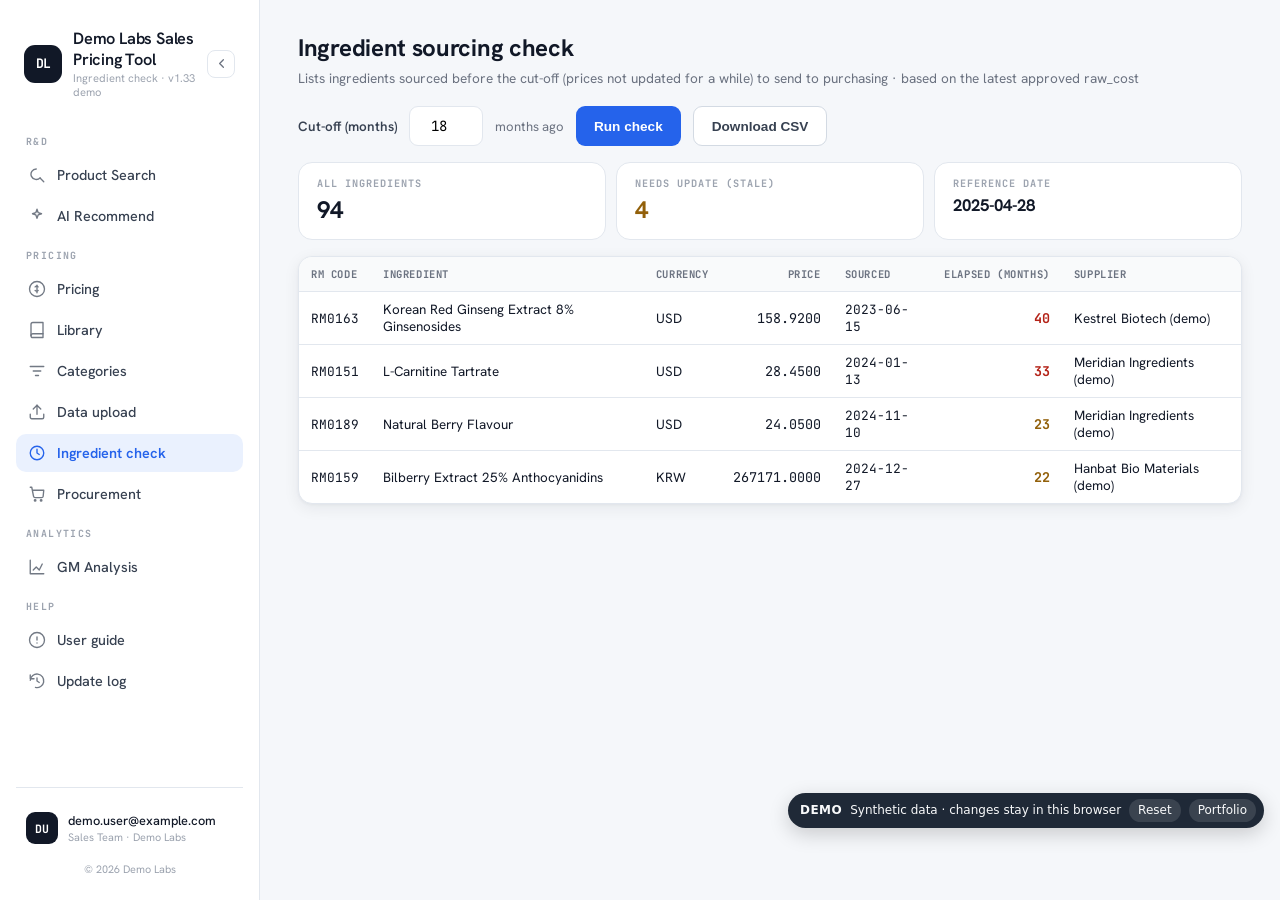
<file: pricing/sourcing.html>
<!DOCTYPE html>
<html lang="ko">
<head>
<title>Ingredient check · Demo</title>

<script>
window.DEMO_TODAY = "2026-10-29";
</script>
<script src="../shared/demo-clock.js"></script>
<script>
window.GAS_DEMO_KEY = "pricing-demo";
try {
  sessionStorage.setItem("pricingAuth", "1");
} catch (e) {
}
</script>
<script src="../shared/gas-emulator.js"></script>
<script src="seed.js"></script>
<script src="mocks.js"></script>
<script src="code.js"></script>
<link rel="stylesheet" href="../shared/demo-badge.css">

  <base target="_top">
  <meta charset="UTF-8">
  <link rel="preconnect" href="https://fonts.googleapis.com">
  <link rel="preconnect" href="https://fonts.gstatic.com" crossorigin>
  <link href="https://fonts.googleapis.com/css2?family=Hanken+Grotesk:wght@400;500;600;700&family=JetBrains+Mono:wght@400;500;700&display=swap" rel="stylesheet">
  <style>
:root {
  --bg:#f5f7fa;
  --surface:#fff;
  --surface-2:#f9fafb;
  --surface-3:#f0f3f7;
  --border:#e2e7ee;
  --border-2:#d3dae3;
  --ink:#111827;
  --ink-soft:#374151;
  --muted:#6b7280;
  --faint:#9ca3af;
  --accent:#2563eb;
  --accent-press:#1d4ed8;
  --accent-soft:#eaf1fe;
  --ok:#15803d;
  --ok-bg:#e7f6ec;
  --warn:#92600a;
  --warn-bg:#fbf2db;
  --info:#0369a1;
  --info-bg:#e6f3fb;
  --drop:#b42318;
  --drop-bg:#fdeceb;
  --new:#b45309;
  --new-bg:#fdf3e2;
  --radius:14px;
  --radius-sm:9px;
  --radius-xs:6px;
  --shadow:0 4px 16px rgba(17,24,39,0.07),0 1px 3px rgba(17,24,39,0.04);
  --shadow-lg:0 18px 48px rgba(17,24,39,0.14),0 4px 12px rgba(17,24,39,0.06);
  --sans:"Hanken Grotesk",system-ui,sans-serif;
  --display:"Hanken Grotesk",system-ui,sans-serif;
  --mono:"JetBrains Mono",ui-monospace,monospace;
}
* {
  box-sizing: border-box;
  margin: 0;
  padding: 0;
}
html,
body {
  height: 100%;
}
body {
  font-family: var(--sans);
  background: var(--bg);
  color: var(--ink);
  -webkit-font-smoothing: antialiased;
}
*::-webkit-scrollbar {
  width: 11px;
  height: 11px;
}
*::-webkit-scrollbar-thumb {
  background: #cdd5df;
  border-radius: 20px;
  border: 3px solid transparent;
  background-clip: content-box;
}
.app {
  display: grid;
  grid-template-columns: 260px 1fr;
  min-height: 100vh;
}
.sidebar {
  position: sticky;
  top: 0;
  align-self: start;
  height: 100vh;
  background: var(--surface);
  border-right: 1px solid var(--border);
  display: flex;
  flex-direction: column;
  padding: 22px 16px;
  overflow-y: auto;
}
.brand {
  display: flex;
  align-items: center;
  gap: 11px;
  padding: 6px 8px 22px;
}
.sb-toggle {
  margin-left: auto;
  width: 28px;
  height: 28px;
  flex-shrink: 0;
  display: grid;
  place-items: center;
  border: 1px solid var(--border);
  border-radius: 8px;
  background: var(--surface);
  color: var(--muted);
  cursor: pointer;
  transition: background 0.14s, color 0.14s;
}
.sb-toggle:hover {
  background: var(--surface-3);
  color: var(--ink);
}
.sb-toggle svg {
  width: 15px;
  height: 15px;
  transition: transform 0.2s;
}
@media (min-width: 901px) {
  .app {
    transition: grid-template-columns 0.2s ease;
  }
  .app.sb-collapsed {
    grid-template-columns: 72px 1fr;
  }
  .app.sb-collapsed .sidebar {
    padding: 18px 10px;
    overflow-x: hidden;
  }
  .app.sb-collapsed .brand {
    flex-direction: column;
    gap: 10px;
    padding: 4px 0 14px;
  }
  .app.sb-collapsed .brand-text,
  .app.sb-collapsed .nav-section,
  .app.sb-collapsed .nav-item span,
  .app.sb-collapsed .nav-item .nav-badge,
  .app.sb-collapsed .user-meta,
  .app.sb-collapsed .sidebar-foot > :not(.user-chip) {
    display: none;
  }
  .app.sb-collapsed .sb-toggle {
    margin-left: 0;
  }
  .app.sb-collapsed .sb-toggle svg {
    transform: rotate(180deg);
  }
  .app.sb-collapsed .nav-section + .nav {
    margin-top: 8px;
    padding-top: 8px;
    border-top: 1px solid var(--border);
  }
  .app.sb-collapsed .nav-item {
    justify-content: center;
    padding: 10px 0;
  }
  .app.sb-collapsed .user-chip {
    justify-content: center;
    padding: 8px 0;
  }
}
@media (max-width: 900px) {
  .sb-toggle {
    display: none;
  }
}
.brand-mark {
  width: 38px;
  height: 38px;
  border-radius: 11px;
  flex-shrink: 0;
  background: var(--ink);
  color: #fff;
  display: grid;
  place-items: center;
  font-family: var(--mono);
  font-weight: 700;
  font-size: 0.82rem;
  letter-spacing: -0.5px;
}
.brand-text .name {
  font-family: var(--display);
  font-weight: 600;
  font-size: 1.02rem;
  letter-spacing: -0.2px;
}
.brand-text .sub {
  font-size: 0.7rem;
  color: var(--faint);
  margin-top: 1px;
}
.nav-section {
  font-family: var(--mono);
  font-size: 0.62rem;
  font-weight: 700;
  letter-spacing: 1.4px;
  text-transform: uppercase;
  color: var(--faint);
  padding: 14px 10px 8px;
}
.nav {
  display: flex;
  flex-direction: column;
  gap: 3px;
}
.nav-item {
  display: flex;
  align-items: center;
  gap: 11px;
  padding: 10px 12px;
  border-radius: 10px;
  font-size: 0.9rem;
  font-weight: 500;
  color: var(--ink-soft);
  cursor: pointer;
  border: none;
  background: none;
  width: 100%;
  text-align: left;
  text-decoration: none;
  transition: background 0.14s, color 0.14s;
}
.nav-item:hover {
  background: var(--surface-3);
  color: var(--ink);
}
.nav-item.active {
  background: var(--accent-soft);
  color: var(--accent);
  font-weight: 600;
}
.nav-item svg {
  width: 18px;
  height: 18px;
  flex-shrink: 0;
  opacity: 0.7;
}
.nav-item.active svg {
  opacity: 1;
}
.sidebar-foot {
  margin-top: auto;
  padding-top: 16px;
  border-top: 1px solid var(--border);
}
.user-chip {
  display: flex;
  align-items: center;
  gap: 10px;
  padding: 8px 10px;
  border-radius: 10px;
}
.user-avatar {
  width: 32px;
  height: 32px;
  border-radius: 9px;
  background: var(--ink);
  color: #fff;
  display: grid;
  place-items: center;
  font-family: var(--mono);
  font-size: 0.72rem;
  font-weight: 700;
  flex-shrink: 0;
}
.user-meta .u-name {
  font-size: 0.8rem;
  font-weight: 500;
}
.user-meta .u-role {
  font-size: 0.68rem;
  color: var(--faint);
  margin-top: 1px;
}
.main {
  min-height: 100vh;
  overflow-y: auto;
  background: var(--bg);
}
.content {
  max-width: 1000px;
  margin: 0 auto;
  padding: 32px 28px 80px;
}
.page-header {
  margin-bottom: 18px;
}
.page-title {
  font-family: var(--display);
  font-size: 1.5rem;
  font-weight: 700;
  letter-spacing: -0.3px;
}
.page-sub {
  font-size: 0.85rem;
  color: var(--muted);
  margin-top: 5px;
  line-height: 1.5;
}
.toolbar {
  display: flex;
  gap: 12px;
  align-items: center;
  flex-wrap: wrap;
  margin-bottom: 16px;
}
.toolbar label {
  font-size: 0.84rem;
  color: var(--ink-soft);
  font-weight: 600;
}
.toolbar input[type=number] {
  width: 74px;
  height: 40px;
  padding: 0 10px;
  border: 1px solid var(--border);
  border-radius: var(--radius-sm);
  font-size: 0.88rem;
  font-family: var(--mono);
  text-align: center;
}
.btn {
  height: 40px;
  padding: 0 18px;
  border: none;
  border-radius: var(--radius-sm);
  font-size: 0.85rem;
  font-weight: 600;
  cursor: pointer;
  white-space: nowrap;
}
.btn-primary {
  background: var(--accent);
  color: #fff;
}
.btn-primary:hover {
  background: var(--accent-press);
}
.btn-primary:disabled {
  opacity: 0.5;
  cursor: not-allowed;
}
.btn-dl {
  background: var(--surface);
  border: 1px solid var(--border-2);
  color: var(--ink-soft);
}
.btn-dl:hover {
  border-color: var(--ok);
  color: var(--ok);
  background: var(--ok-bg);
}
.btn-dl:disabled {
  opacity: 0.45;
  cursor: not-allowed;
}
.summary {
  display: flex;
  gap: 10px;
  flex-wrap: wrap;
  margin-bottom: 16px;
}
.sumcard {
  flex: 1;
  min-width: 150px;
  background: var(--surface);
  border: 1px solid var(--border);
  border-radius: var(--radius);
  padding: 14px 18px;
}
.sumcard .l {
  font-family: var(--mono);
  font-size: 0.64rem;
  font-weight: 700;
  letter-spacing: 1px;
  text-transform: uppercase;
  color: var(--faint);
}
.sumcard .v {
  font-family: var(--display);
  font-size: 1.5rem;
  font-weight: 700;
  margin-top: 4px;
}
.sumcard.warn .v {
  color: var(--warn);
}
.tbl-wrap {
  background: var(--surface);
  border: 1px solid var(--border);
  border-radius: var(--radius);
  overflow: hidden;
  box-shadow: var(--shadow);
}
table {
  width: 100%;
  border-collapse: collapse;
}
th {
  background: var(--surface-2);
  font-family: var(--mono);
  font-size: 0.66rem;
  font-weight: 700;
  letter-spacing: 0.6px;
  text-transform: uppercase;
  color: var(--muted);
  padding: 10px 12px;
  text-align: left;
  white-space: nowrap;
  border-bottom: 1px solid var(--border);
  cursor: default;
}
td {
  padding: 9px 12px;
  font-size: 0.84rem;
  border-bottom: 1px solid var(--border);
  vertical-align: middle;
}
tr:last-child td {
  border-bottom: none;
}
tr:hover td {
  background: var(--surface-2);
}
.mono {
  font-family: var(--mono);
  font-size: 0.8rem;
}
.num {
  text-align: right;
  font-family: var(--mono);
}
.age {
  font-family: var(--mono);
  font-weight: 700;
}
.age.bad {
  color: var(--drop);
}
.age.mid {
  color: var(--warn);
}
.state-box {
  display: flex;
  flex-direction: column;
  align-items: center;
  justify-content: center;
  padding: 64px 24px;
  gap: 12px;
  color: var(--muted);
  text-align: center;
}
.spinner {
  width: 30px;
  height: 30px;
  border: 3px solid var(--border);
  border-top-color: var(--accent);
  border-radius: 50%;
  animation: spin 0.7s linear infinite;
}
@keyframes spin {
  to {
    transform: rotate(360deg);
  }
}
@media (max-width: 860px) {
  .app {
    grid-template-columns: 1fr;
  }
  .sidebar {
    display: none;
  }
}
</style>
</head>
<body>
<div class="app">
  <aside class="sidebar">
    <div class="brand"><div class="brand-mark">DL</div>
      <div class="brand-text"><div class="name">Demo Labs Sales Pricing Tool</div><div class="sub">Ingredient check · v1.33 demo</div></div>
    <button class="sb-toggle" type="button" onclick="toggleSidebar()" title="Collapse / expand sidebar"><svg viewBox="0 0 24 24" fill="none" stroke="currentColor" stroke-width="2" stroke-linecap="round" stroke-linejoin="round"><path d="M15 18l-6-6 6-6"/></svg></button></div>
    <div class="nav-section">R&amp;D</div>
    <nav class="nav">
      <a class="nav-item" href="../#rd-toolkit"><svg viewBox="0 0 24 24" fill="none" stroke="currentColor" stroke-width="1.8" stroke-linecap="round" stroke-linejoin="round"><path d="M11 4a7 7 0 105.2 11.7"/><path d="M21 21l-4.3-4.3"/></svg><span>Product Search</span></a>
      <a class="nav-item" href="../#rd-toolkit"><svg viewBox="0 0 24 24" fill="none" stroke="currentColor" stroke-width="1.8" stroke-linecap="round" stroke-linejoin="round"><path d="M12 3l1.6 4.6L18 9l-4.4 1.4L12 15l-1.6-4.6L6 9l4.4-1.4z"/></svg><span>AI Recommend</span></a>
    </nav>
    <div class="nav-section">Pricing</div>
    <nav class="nav">
      <a class="nav-item" href="index.html"><svg viewBox="0 0 24 24" fill="none" stroke="currentColor" stroke-width="1.8" stroke-linecap="round" stroke-linejoin="round"><path d="M12 2a10 10 0 100 20 10 10 0 000-20z"/><path d="M12 7v10"/><path d="M9.5 9.2a2.5 2 0 014 0"/><path d="M9.5 14a2.5 2 0 004 0"/></svg><span>Pricing</span></a>
      <a class="nav-item" href="library.html"><svg viewBox="0 0 24 24" fill="none" stroke="currentColor" stroke-width="1.8" stroke-linecap="round" stroke-linejoin="round"><path d="M4 19.5A2.5 2.5 0 016.5 17H20"/><path d="M6.5 2H20v20H6.5A2.5 2.5 0 014 19.5v-15A2.5 2.5 0 016.5 2z"/></svg><span>Library</span></a>
      <a class="nav-item" href="classify.html"><svg viewBox="0 0 24 24" fill="none" stroke="currentColor" stroke-width="1.8" stroke-linecap="round" stroke-linejoin="round"><path d="M3 6h18M7 12h10M10 18h4"/></svg><span>Categories</span></a>
      <a class="nav-item" href="upload.html"><svg viewBox="0 0 24 24" fill="none" stroke="currentColor" stroke-width="1.8" stroke-linecap="round" stroke-linejoin="round"><path d="M21 15v4a2 2 0 01-2 2H5a2 2 0 01-2-2v-4"/><polyline points="17 8 12 3 7 8"/><line x1="12" y1="3" x2="12" y2="15"/></svg><span>Data upload</span></a>
      <a class="nav-item active" href="sourcing.html"><svg viewBox="0 0 24 24" fill="none" stroke="currentColor" stroke-width="1.8" stroke-linecap="round" stroke-linejoin="round"><circle cx="12" cy="12" r="9"/><path d="M12 7v5l3 2"/></svg><span>Ingredient check</span></a>
      <a class="nav-item" href="procurement.html"><svg viewBox="0 0 24 24" fill="none" stroke="currentColor" stroke-width="1.8" stroke-linecap="round" stroke-linejoin="round"><path d="M3 3h2l2.4 12.2a2 2 0 002 1.6h8.8a2 2 0 002-1.6L21 7H6"/><circle cx="9.5" cy="20.5" r="1"/><circle cx="17.5" cy="20.5" r="1"/></svg><span>Procurement</span></a>
    </nav>
    <div class="nav-section">Analytics</div>
    <nav class="nav">
      <a class="nav-item" href="gm.html"><svg viewBox="0 0 24 24" fill="none" stroke="currentColor" stroke-width="1.8" stroke-linecap="round" stroke-linejoin="round"><path d="M3 3v18h18"/><path d="M7 16l4-4 4 4 4-8"/></svg><span>GM Analysis</span></a>
    </nav>
    <div class="nav-section">Help</div>
    <nav class="nav">
      <a class="nav-item" href="guide.html"><svg viewBox="0 0 24 24" fill="none" stroke="currentColor" stroke-width="1.8" stroke-linecap="round" stroke-linejoin="round"><circle cx="12" cy="12" r="10"/><line x1="12" y1="8" x2="12" y2="12"/><line x1="12" y1="16" x2="12.01" y2="16"/></svg><span>User guide</span></a>
      <a class="nav-item" href="changelog.html"><svg viewBox="0 0 24 24" fill="none" stroke="currentColor" stroke-width="1.8" stroke-linecap="round" stroke-linejoin="round"><path d="M12 8v4l3 2"/><path d="M3.05 11a9 9 0 116.9 9.5"/><path d="M3 4v5h5"/></svg><span>Update log</span></a>
    </nav>
    <div class="sidebar-foot">
      <div class="user-chip"><div class="user-avatar">DU</div>
        <div class="user-meta"><div class="u-name">demo.user@example.com</div><div class="u-role">Sales Team · Demo Labs</div></div></div>
      <div style="font-size:0.68rem;color:var(--faint);text-align:center;padding:10px 8px 2px;">© 2026 Demo Labs</div>
    </div>
  </aside>
  <script>
(function() {
  try {
    if (localStorage.getItem("appSidebar") === "collapsed") document.querySelector(".app").classList.add("sb-collapsed");
  } catch (e) {
  }
  document.querySelectorAll(".sidebar .nav-item").forEach(function(a) {
    var s = a.querySelector("span");
    if (!a.title && s) a.title = s.textContent.trim();
  });
})();
function toggleSidebar() {
  var collapsed = document.querySelector(".app").classList.toggle("sb-collapsed");
  try {
    localStorage.setItem("appSidebar", collapsed ? "collapsed" : "expanded");
  } catch (e) {
  }
}
</script>

  <main class="main">
    <div class="content">
      <div class="page-header">
        <div class="page-title">Ingredient sourcing check</div>
        <div class="page-sub">Lists ingredients sourced before the cut-off (prices not updated for a while) to send to purchasing · based on the latest approved raw_cost</div>
      </div>

      <div class="toolbar">
        <label>Cut-off (months)</label>
        <input type="number" id="months" value="18" min="1" max="120" step="1">
        <span style="font-size:0.82rem;color:var(--muted);">months ago</span>
        <button class="btn btn-primary" id="runBtn" onclick="run()">Run check</button>
        <button class="btn btn-dl" id="dlBtn" onclick="download()" disabled>Download CSV</button>
      </div>

      <div class="summary" id="summary" style="display:none;">
        <div class="sumcard"><div class="l">All ingredients</div><div class="v" id="s-total">—</div></div>
        <div class="sumcard warn"><div class="l">Needs update (stale)</div><div class="v" id="s-stale">—</div></div>
        <div class="sumcard"><div class="l">Reference date</div><div class="v" id="s-cutoff" style="font-size:1.05rem;">—</div></div>
      </div>

      <div id="stateEmpty" class="state-box" style="display:none;"></div>
      <div class="tbl-wrap" id="tblWrap" style="display:none;">
        <table>
          <thead><tr>
            <th>RM code</th><th>Ingredient</th><th>Currency</th><th class="num">Price</th>
            <th>Sourced</th><th class="num">Elapsed (months)</th><th>Supplier</th>
          </tr></thead>
          <tbody id="tbody"></tbody>
        </table>
      </div>
    </div>
  </main>
</div>

<div id="pwGate" style="position:fixed;inset:0;background:var(--bg);z-index:99999;display:flex;align-items:center;justify-content:center;">
  <div style="background:var(--surface);border:1px solid var(--border);border-radius:var(--radius);padding:40px 36px;width:min(360px,92vw);box-shadow:var(--shadow-lg);text-align:center;">
    <div style="width:44px;height:44px;border-radius:12px;background:var(--ink);color:#fff;display:grid;place-items:center;font-family:var(--mono);font-weight:700;font-size:0.82rem;margin:0 auto 20px;">DL</div>
    <div style="font-family:var(--display);font-size:1.15rem;font-weight:600;margin-bottom:6px;">Ingredient check</div>
    <div style="color:var(--muted);font-size:0.82rem;margin-bottom:24px;">Enter the password.</div>
    <input type="password" id="pwInput" placeholder="Password" style="width:100%;height:42px;padding:0 14px;border:1px solid var(--border);border-radius:var(--radius-sm);text-align:center;letter-spacing:3px;margin-bottom:10px;font-family:var(--sans);" onkeydown="if(event.key==='Enter')submitPassword()">
    <div id="pwError" style="color:var(--drop);font-size:0.78rem;min-height:20px;margin-bottom:10px;"></div>
    <button id="pwBtn" onclick="submitPassword()" style="width:100%;height:44px;border:none;border-radius:var(--radius-sm);background:var(--accent);color:#fff;font-size:0.92rem;font-weight:600;cursor:pointer;">OK</button>
  </div>
</div>

<script>
var RESULT = null;
(function() {
  try {
    if (sessionStorage.getItem("pricingAuth") === "1") {
      hideGate();
      run();
    }
  } catch (e) {
  }
})();
function hideGate() {
  document.getElementById("pwGate").style.display = "none";
}
function submitPassword() {
  var pw = document.getElementById("pwInput").value || "";
  var btn = document.getElementById("pwBtn");
  btn.disabled = true;
  btn.textContent = "Checking…";
  google.script.run.withSuccessHandler(function(res) {
    btn.disabled = false;
    btn.textContent = "OK";
    if (res && res.ok) {
      try {
        sessionStorage.setItem("pricingAuth", "1");
      } catch (e) {
      }
      hideGate();
      run();
    } else {
      document.getElementById("pwError").textContent = "Wrong password.";
      document.getElementById("pwInput").value = "";
    }
  }).withFailureHandler(function() {
    btn.disabled = false;
    btn.textContent = "OK";
  }).checkPricingPassword(pw);
}
function run() {
  var months = parseInt(document.getElementById("months").value) || 18;
  var runBtn = document.getElementById("runBtn"), dlBtn = document.getElementById("dlBtn");
  runBtn.disabled = true;
  runBtn.textContent = "Checking…";
  dlBtn.disabled = true;
  document.getElementById("tblWrap").style.display = "none";
  document.getElementById("summary").style.display = "none";
  var empty = document.getElementById("stateEmpty");
  empty.style.display = "";
  empty.innerHTML = '<div class="spinner"></div><div>Checking…</div>';
  google.script.run.withSuccessHandler(function(res) {
    runBtn.disabled = false;
    runBtn.textContent = "Run check";
    if (!res || res.error) {
      empty.style.display = "";
      empty.textContent = res && res.error || "Error";
      return;
    }
    RESULT = res;
    render(res);
  }).withFailureHandler(function(err) {
    runBtn.disabled = false;
    runBtn.textContent = "Run check";
    empty.style.display = "";
    empty.textContent = err && err.message || "Error";
  }).getStaleRawMaterials(months);
}
function render(res) {
  document.getElementById("s-total").textContent = res.totalCodes.toLocaleString();
  document.getElementById("s-stale").textContent = res.staleCount.toLocaleString();
  document.getElementById("s-cutoff").textContent = res.cutoff;
  document.getElementById("summary").style.display = "";
  var empty = document.getElementById("stateEmpty");
  if (!res.items.length) {
    empty.style.display = "";
    empty.textContent = "✓ Within the cut-off — no ingredients need updating.";
    document.getElementById("tblWrap").style.display = "none";
    document.getElementById("dlBtn").disabled = true;
    return;
  }
  empty.style.display = "none";
  document.getElementById("tbody").innerHTML = res.items.map(function(it) {
    var ageCls = it.monthsOld == null ? "bad" : it.monthsOld >= 24 ? "bad" : "mid";
    return '<tr><td class="mono">' + esc(it.code) + "</td><td>" + esc(it.name || "—") + "</td><td>" + esc(it.currency || "—") + '</td><td class="num">' + (it.unitPrice > 0 ? Number(it.unitPrice).toFixed(4) : "—") + '</td><td class="mono">' + esc(it.registerDate) + '</td><td class="num age ' + ageCls + '">' + (it.monthsOld == null ? "—" : it.monthsOld) + "</td><td>" + esc(it.supplierName || "—") + "</td></tr>";
  }).join("");
  document.getElementById("tblWrap").style.display = "";
  document.getElementById("dlBtn").disabled = false;
}
function download() {
  if (!RESULT || !RESULT.items.length) return;
  var hdr = ["of_or_code", "name", "currency", "unit_price", "sourced_date", "months_old", "supplier"];
  var lines = [hdr.join(",")];
  RESULT.items.forEach(function(it) {
    lines.push([csv(it.code), csv(it.name), csv(it.currency), it.unitPrice, csv(it.registerDate), it.monthsOld == null ? "" : it.monthsOld, csv(it.supplierName)].join(","));
  });
  var content = "\uFEFF" + lines.join("\r\n");
  var blob = new Blob([content], { type: "text/csv;charset=utf-8;" });
  var url = URL.createObjectURL(blob);
  var a = document.createElement("a");
  a.href = url;
  a.download = "stale_raw_materials_" + RESULT.months + "mo_" + RESULT.cutoff + ".csv";
  document.body.appendChild(a);
  a.click();
  document.body.removeChild(a);
  setTimeout(function() {
    URL.revokeObjectURL(url);
  }, 1e3);
}
function csv(v) {
  v = String(v == null ? "" : v);
  return /[",\n]/.test(v) ? '"' + v.replace(/"/g, '""') + '"' : v;
}
function esc(s) {
  return String(s == null ? "" : s).replace(/[&<>"]/g, function(c) {
    return { "&": "&amp;", "<": "&lt;", ">": "&gt;", '"': "&quot;" }[c];
  });
}
</script>
<script src="../shared/demo-badge.js"></script>
</body>
</html>
</file>
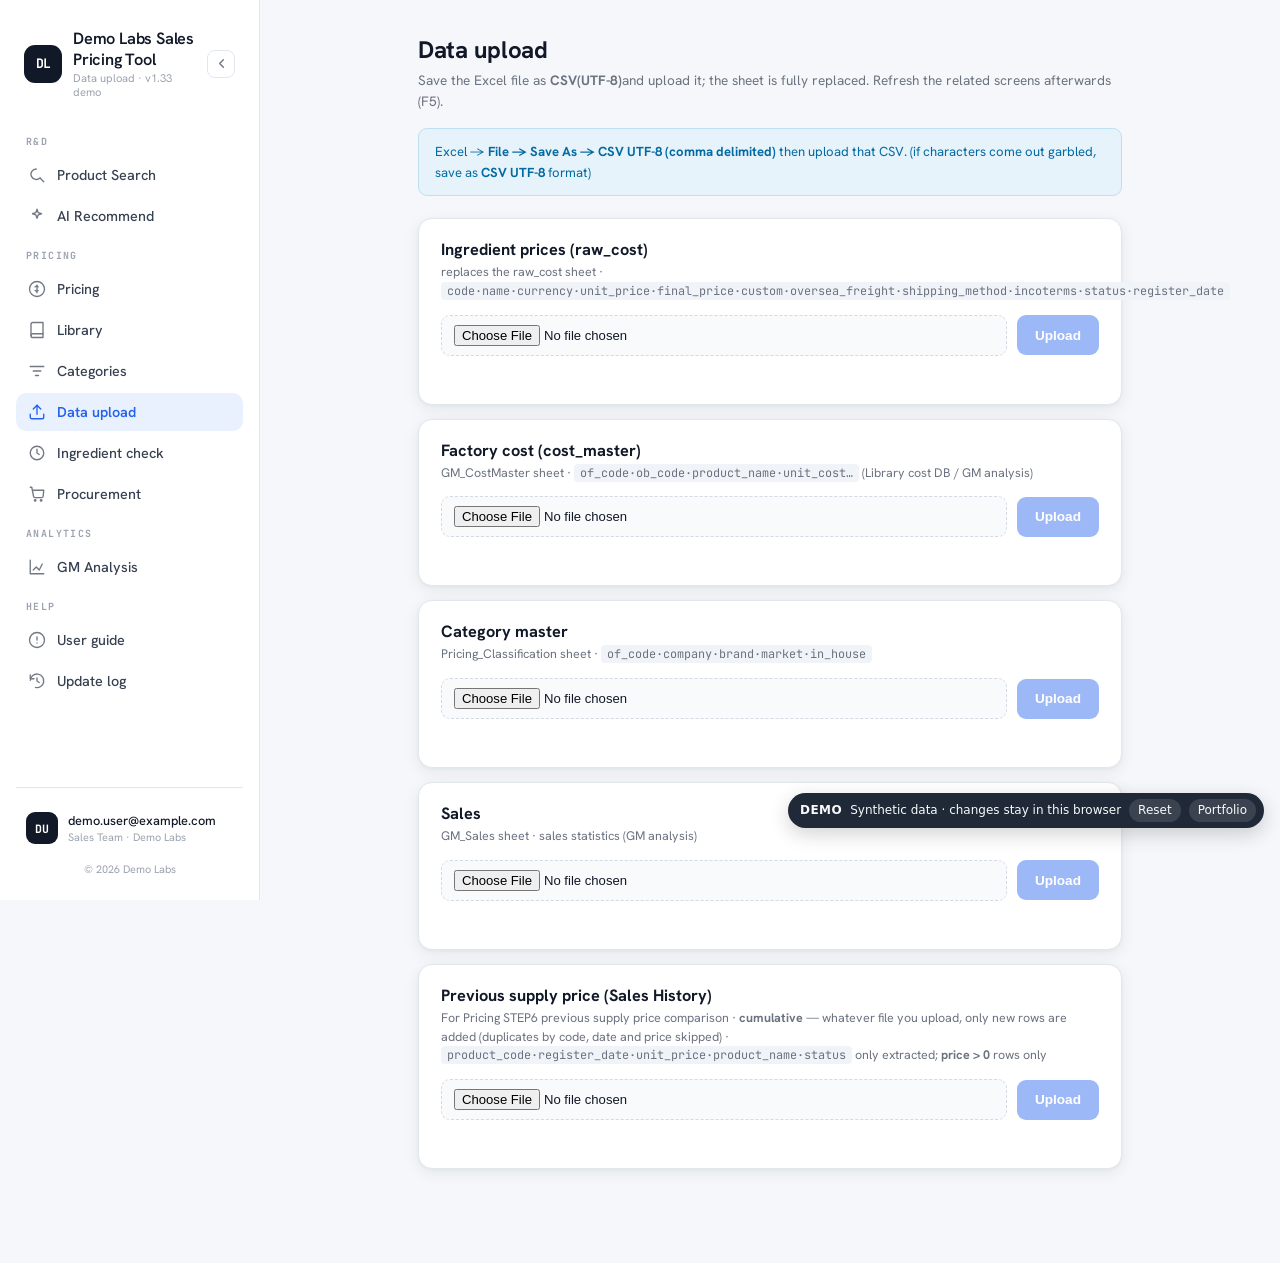
<file: pricing/upload.html>
<!DOCTYPE html>
<html lang="ko">
<head>
<title>Data upload · Demo</title>

<script>
window.DEMO_TODAY = "2026-10-29";
</script>
<script src="../shared/demo-clock.js"></script>
<script>
window.GAS_DEMO_KEY = "pricing-demo";
try {
  sessionStorage.setItem("pricingAuth", "1");
} catch (e) {
}
</script>
<script src="../shared/gas-emulator.js"></script>
<script src="seed.js"></script>
<script src="mocks.js"></script>
<script src="code.js"></script>
<link rel="stylesheet" href="../shared/demo-badge.css">

  <base target="_top">
  <meta charset="UTF-8">
  <link rel="preconnect" href="https://fonts.googleapis.com">
  <link rel="preconnect" href="https://fonts.gstatic.com" crossorigin>
  <link href="https://fonts.googleapis.com/css2?family=Hanken+Grotesk:wght@400;500;600;700&family=JetBrains+Mono:wght@400;500;700&display=swap" rel="stylesheet">
  <style>
:root {
  --bg:#f5f7fa;
  --surface:#fff;
  --surface-2:#f9fafb;
  --surface-3:#f0f3f7;
  --border:#e2e7ee;
  --border-2:#d3dae3;
  --ink:#111827;
  --ink-soft:#374151;
  --muted:#6b7280;
  --faint:#9ca3af;
  --accent:#2563eb;
  --accent-press:#1d4ed8;
  --accent-soft:#eaf1fe;
  --ok:#15803d;
  --ok-bg:#e7f6ec;
  --warn:#92600a;
  --warn-bg:#fbf2db;
  --info:#0369a1;
  --info-bg:#e6f3fb;
  --drop:#b42318;
  --drop-bg:#fdeceb;
  --new:#b45309;
  --new-bg:#fdf3e2;
  --radius:14px;
  --radius-sm:9px;
  --radius-xs:6px;
  --shadow:0 4px 16px rgba(17,24,39,0.07),0 1px 3px rgba(17,24,39,0.04);
  --shadow-lg:0 18px 48px rgba(17,24,39,0.14),0 4px 12px rgba(17,24,39,0.06);
  --sans:"Hanken Grotesk",system-ui,sans-serif;
  --display:"Hanken Grotesk",system-ui,sans-serif;
  --mono:"JetBrains Mono",ui-monospace,monospace;
}
* {
  box-sizing: border-box;
  margin: 0;
  padding: 0;
}
html,
body {
  height: 100%;
}
body {
  font-family: var(--sans);
  background: var(--bg);
  color: var(--ink);
  -webkit-font-smoothing: antialiased;
}
*::-webkit-scrollbar {
  width: 11px;
  height: 11px;
}
*::-webkit-scrollbar-thumb {
  background: #cdd5df;
  border-radius: 20px;
  border: 3px solid transparent;
  background-clip: content-box;
}
.app {
  display: grid;
  grid-template-columns: 260px 1fr;
  min-height: 100vh;
}
.sidebar {
  position: sticky;
  top: 0;
  align-self: start;
  height: 100vh;
  background: var(--surface);
  border-right: 1px solid var(--border);
  display: flex;
  flex-direction: column;
  padding: 22px 16px;
  overflow-y: auto;
}
.brand {
  display: flex;
  align-items: center;
  gap: 11px;
  padding: 6px 8px 22px;
}
.sb-toggle {
  margin-left: auto;
  width: 28px;
  height: 28px;
  flex-shrink: 0;
  display: grid;
  place-items: center;
  border: 1px solid var(--border);
  border-radius: 8px;
  background: var(--surface);
  color: var(--muted);
  cursor: pointer;
  transition: background 0.14s, color 0.14s;
}
.sb-toggle:hover {
  background: var(--surface-3);
  color: var(--ink);
}
.sb-toggle svg {
  width: 15px;
  height: 15px;
  transition: transform 0.2s;
}
@media (min-width: 901px) {
  .app {
    transition: grid-template-columns 0.2s ease;
  }
  .app.sb-collapsed {
    grid-template-columns: 72px 1fr;
  }
  .app.sb-collapsed .sidebar {
    padding: 18px 10px;
    overflow-x: hidden;
  }
  .app.sb-collapsed .brand {
    flex-direction: column;
    gap: 10px;
    padding: 4px 0 14px;
  }
  .app.sb-collapsed .brand-text,
  .app.sb-collapsed .nav-section,
  .app.sb-collapsed .nav-item span,
  .app.sb-collapsed .nav-item .nav-badge,
  .app.sb-collapsed .user-meta,
  .app.sb-collapsed .sidebar-foot > :not(.user-chip) {
    display: none;
  }
  .app.sb-collapsed .sb-toggle {
    margin-left: 0;
  }
  .app.sb-collapsed .sb-toggle svg {
    transform: rotate(180deg);
  }
  .app.sb-collapsed .nav-section + .nav {
    margin-top: 8px;
    padding-top: 8px;
    border-top: 1px solid var(--border);
  }
  .app.sb-collapsed .nav-item {
    justify-content: center;
    padding: 10px 0;
  }
  .app.sb-collapsed .user-chip {
    justify-content: center;
    padding: 8px 0;
  }
}
@media (max-width: 900px) {
  .sb-toggle {
    display: none;
  }
}
.brand-mark {
  width: 38px;
  height: 38px;
  border-radius: 11px;
  flex-shrink: 0;
  background: var(--ink);
  color: #fff;
  display: grid;
  place-items: center;
  font-family: var(--mono);
  font-weight: 700;
  font-size: 0.82rem;
  letter-spacing: -0.5px;
}
.brand-text .name {
  font-family: var(--display);
  font-weight: 600;
  font-size: 1.02rem;
  letter-spacing: -0.2px;
}
.brand-text .sub {
  font-size: 0.7rem;
  color: var(--faint);
  margin-top: 1px;
}
.nav-section {
  font-family: var(--mono);
  font-size: 0.62rem;
  font-weight: 700;
  letter-spacing: 1.4px;
  text-transform: uppercase;
  color: var(--faint);
  padding: 14px 10px 8px;
}
.nav {
  display: flex;
  flex-direction: column;
  gap: 3px;
}
.nav-item {
  display: flex;
  align-items: center;
  gap: 11px;
  padding: 10px 12px;
  border-radius: 10px;
  font-size: 0.9rem;
  font-weight: 500;
  color: var(--ink-soft);
  cursor: pointer;
  border: none;
  background: none;
  width: 100%;
  text-align: left;
  text-decoration: none;
  transition: background 0.14s, color 0.14s;
}
.nav-item:hover {
  background: var(--surface-3);
  color: var(--ink);
}
.nav-item.active {
  background: var(--accent-soft);
  color: var(--accent);
  font-weight: 600;
}
.nav-item svg {
  width: 18px;
  height: 18px;
  flex-shrink: 0;
  opacity: 0.7;
}
.nav-item.active svg {
  opacity: 1;
}
.sidebar-foot {
  margin-top: auto;
  padding-top: 16px;
  border-top: 1px solid var(--border);
}
.user-chip {
  display: flex;
  align-items: center;
  gap: 10px;
  padding: 8px 10px;
  border-radius: 10px;
}
.user-avatar {
  width: 32px;
  height: 32px;
  border-radius: 9px;
  background: var(--ink);
  color: #fff;
  display: grid;
  place-items: center;
  font-family: var(--mono);
  font-size: 0.72rem;
  font-weight: 700;
  flex-shrink: 0;
}
.user-meta .u-name {
  font-size: 0.8rem;
  font-weight: 500;
}
.user-meta .u-role {
  font-size: 0.68rem;
  color: var(--faint);
  margin-top: 1px;
}
.main {
  min-height: 100vh;
  overflow-y: auto;
  background: var(--bg);
}
.content {
  max-width: 760px;
  margin: 0 auto;
  padding: 34px 28px 80px;
}
.page-header {
  margin-bottom: 8px;
}
.page-title {
  font-family: var(--display);
  font-size: 1.5rem;
  font-weight: 700;
  letter-spacing: -0.3px;
}
.page-sub {
  font-size: 0.85rem;
  color: var(--muted);
  margin-top: 5px;
  line-height: 1.55;
}
.note-box {
  background: var(--info-bg);
  border: 1px solid #bfe0f2;
  border-radius: var(--radius-sm);
  padding: 12px 16px;
  font-size: 0.82rem;
  color: var(--info);
  margin: 16px 0 22px;
  line-height: 1.6;
}
.card {
  background: var(--surface);
  border: 1px solid var(--border);
  border-radius: var(--radius);
  padding: 20px 22px;
  margin-bottom: 14px;
  box-shadow: var(--shadow);
}
.card h3 {
  font-family: var(--display);
  font-size: 1.02rem;
  font-weight: 700;
  margin-bottom: 3px;
}
.card .desc {
  font-size: 0.78rem;
  color: var(--muted);
  margin-bottom: 14px;
  line-height: 1.5;
}
.card .desc code {
  font-family: var(--mono);
  font-size: 0.74rem;
  background: var(--surface-3);
  padding: 1px 6px;
  border-radius: 4px;
}
.row {
  display: flex;
  gap: 10px;
  align-items: center;
  flex-wrap: wrap;
}
input[type=file] {
  flex: 1;
  min-width: 200px;
  padding: 9px 12px;
  border: 1.5px dashed var(--border-2);
  border-radius: var(--radius-sm);
  font-size: 0.82rem;
  background: var(--surface-2);
  cursor: pointer;
}
input[type=file]:hover {
  border-color: var(--accent);
  background: var(--accent-soft);
}
.btn {
  height: 40px;
  padding: 0 18px;
  border: none;
  border-radius: var(--radius-sm);
  font-size: 0.85rem;
  font-weight: 600;
  cursor: pointer;
  white-space: nowrap;
}
.btn-primary {
  background: var(--accent);
  color: #fff;
}
.btn-primary:hover {
  background: var(--accent-press);
}
.btn-primary:disabled {
  opacity: 0.45;
  cursor: not-allowed;
}
.status {
  font-size: 0.8rem;
  margin-top: 10px;
  min-height: 18px;
}
.status.ok {
  color: var(--ok);
}
.status.err {
  color: var(--drop);
}
.status.busy {
  color: var(--muted);
}
</style>
</head>
<body>
<div class="app">

  <aside class="sidebar">
    <div class="brand">
      <div class="brand-mark">DL</div>
      <div class="brand-text">
        <div class="name">Demo Labs Sales Pricing Tool</div>
        <div class="sub">Data upload · v1.33 demo</div>
      </div>
    <button class="sb-toggle" type="button" onclick="toggleSidebar()" title="Collapse / expand sidebar"><svg viewBox="0 0 24 24" fill="none" stroke="currentColor" stroke-width="2" stroke-linecap="round" stroke-linejoin="round"><path d="M15 18l-6-6 6-6"/></svg></button></div>

    <div class="nav-section">R&amp;D</div>
    <nav class="nav">
      <a class="nav-item" href="../#rd-toolkit"><svg viewBox="0 0 24 24" fill="none" stroke="currentColor" stroke-width="1.8" stroke-linecap="round" stroke-linejoin="round"><path d="M11 4a7 7 0 105.2 11.7"/><path d="M21 21l-4.3-4.3"/></svg><span>Product Search</span></a>
      <a class="nav-item" href="../#rd-toolkit"><svg viewBox="0 0 24 24" fill="none" stroke="currentColor" stroke-width="1.8" stroke-linecap="round" stroke-linejoin="round"><path d="M12 3l1.6 4.6L18 9l-4.4 1.4L12 15l-1.6-4.6L6 9l4.4-1.4z"/></svg><span>AI Recommend</span></a>
    </nav>

    <div class="nav-section">Pricing</div>
    <nav class="nav">
      <a class="nav-item" href="index.html"><svg viewBox="0 0 24 24" fill="none" stroke="currentColor" stroke-width="1.8" stroke-linecap="round" stroke-linejoin="round"><path d="M12 2a10 10 0 100 20 10 10 0 000-20z"/><path d="M12 7v10"/><path d="M9.5 9.2a2.5 2 0 014 0"/><path d="M9.5 14a2.5 2 0 004 0"/></svg><span>Pricing</span></a>
      <a class="nav-item" href="library.html"><svg viewBox="0 0 24 24" fill="none" stroke="currentColor" stroke-width="1.8" stroke-linecap="round" stroke-linejoin="round"><path d="M4 19.5A2.5 2.5 0 016.5 17H20"/><path d="M6.5 2H20v20H6.5A2.5 2.5 0 014 19.5v-15A2.5 2.5 0 016.5 2z"/></svg><span>Library</span></a>
      <a class="nav-item" href="classify.html"><svg viewBox="0 0 24 24" fill="none" stroke="currentColor" stroke-width="1.8" stroke-linecap="round" stroke-linejoin="round"><path d="M3 6h18M7 12h10M10 18h4"/></svg><span>Categories</span></a>
      <a class="nav-item active" href="upload.html"><svg viewBox="0 0 24 24" fill="none" stroke="currentColor" stroke-width="1.8" stroke-linecap="round" stroke-linejoin="round"><path d="M21 15v4a2 2 0 01-2 2H5a2 2 0 01-2-2v-4"/><polyline points="17 8 12 3 7 8"/><line x1="12" y1="3" x2="12" y2="15"/></svg><span>Data upload</span></a>
      <a class="nav-item" href="sourcing.html"><svg viewBox="0 0 24 24" fill="none" stroke="currentColor" stroke-width="1.8" stroke-linecap="round" stroke-linejoin="round"><circle cx="12" cy="12" r="9"/><path d="M12 7v5l3 2"/></svg><span>Ingredient check</span></a>
      <a class="nav-item" href="procurement.html"><svg viewBox="0 0 24 24" fill="none" stroke="currentColor" stroke-width="1.8" stroke-linecap="round" stroke-linejoin="round"><path d="M3 3h2l2.4 12.2a2 2 0 002 1.6h8.8a2 2 0 002-1.6L21 7H6"/><circle cx="9.5" cy="20.5" r="1"/><circle cx="17.5" cy="20.5" r="1"/></svg><span>Procurement</span></a>
    </nav>

    <div class="nav-section">Analytics</div>
    <nav class="nav">
      <a class="nav-item" href="gm.html"><svg viewBox="0 0 24 24" fill="none" stroke="currentColor" stroke-width="1.8" stroke-linecap="round" stroke-linejoin="round"><path d="M3 3v18h18"/><path d="M7 16l4-4 4 4 4-8"/></svg><span>GM Analysis</span></a>
    </nav>

    <div class="nav-section">Help</div>
    <nav class="nav">
      <a class="nav-item" href="guide.html"><svg viewBox="0 0 24 24" fill="none" stroke="currentColor" stroke-width="1.8" stroke-linecap="round" stroke-linejoin="round"><circle cx="12" cy="12" r="10"/><line x1="12" y1="8" x2="12" y2="12"/><line x1="12" y1="16" x2="12.01" y2="16"/></svg><span>User guide</span></a>
      <a class="nav-item" href="changelog.html"><svg viewBox="0 0 24 24" fill="none" stroke="currentColor" stroke-width="1.8" stroke-linecap="round" stroke-linejoin="round"><path d="M12 8v4l3 2"/><path d="M3.05 11a9 9 0 116.9 9.5"/><path d="M3 4v5h5"/></svg><span>Update log</span></a>
    </nav>

    <div class="sidebar-foot">
      <div class="user-chip">
        <div class="user-avatar">DU</div>
        <div class="user-meta"><div class="u-name">demo.user@example.com</div><div class="u-role">Sales Team · Demo Labs</div></div>
      </div>
      <div style="font-size:0.68rem;color:var(--faint);text-align:center;padding:10px 8px 2px;">© 2026 Demo Labs</div>
    </div>
  </aside>
  <script>
(function() {
  try {
    if (localStorage.getItem("appSidebar") === "collapsed") document.querySelector(".app").classList.add("sb-collapsed");
  } catch (e) {
  }
  document.querySelectorAll(".sidebar .nav-item").forEach(function(a) {
    var s = a.querySelector("span");
    if (!a.title && s) a.title = s.textContent.trim();
  });
})();
function toggleSidebar() {
  var collapsed = document.querySelector(".app").classList.toggle("sb-collapsed");
  try {
    localStorage.setItem("appSidebar", collapsed ? "collapsed" : "expanded");
  } catch (e) {
  }
}
</script>

  <main class="main">
    <div class="content">
      <div class="page-header">
        <div class="page-title">Data upload</div>
        <div class="page-sub">Save the Excel file as <b>CSV(UTF-8)</b>and upload it; the sheet is fully replaced. Refresh the related screens afterwards (F5).</div>
      </div>
      <div class="note-box">
        Excel → <b>File → Save As → CSV UTF-8 (comma delimited)</b> then upload that CSV.
        (if characters come out garbled, save as <b>CSV UTF-8</b> format)
      </div>
      <div id="cards"></div>
    </div>
  </main>
</div>

<div id="pwGate" style="position:fixed;inset:0;background:var(--bg);z-index:99999;display:flex;align-items:center;justify-content:center;">
  <div style="background:var(--surface);border:1px solid var(--border);border-radius:var(--radius);padding:40px 36px;width:min(360px,92vw);box-shadow:var(--shadow-lg);text-align:center;">
    <div style="width:44px;height:44px;border-radius:12px;background:var(--ink);color:#fff;display:grid;place-items:center;font-family:var(--mono);font-weight:700;font-size:0.82rem;margin:0 auto 20px;">DL</div>
    <div style="font-family:var(--display);font-size:1.15rem;font-weight:600;margin-bottom:6px;">Data upload</div>
    <div style="color:var(--muted);font-size:0.82rem;margin-bottom:24px;">Enter the password.</div>
    <input type="password" id="pwInput" placeholder="Password" style="width:100%;height:42px;padding:0 14px;border:1px solid var(--border);border-radius:var(--radius-sm);text-align:center;letter-spacing:3px;margin-bottom:10px;font-family:var(--sans);" onkeydown="if(event.key==='Enter')submitPassword()">
    <div id="pwError" style="color:var(--drop);font-size:0.78rem;min-height:20px;margin-bottom:10px;"></div>
    <button id="pwBtn" onclick="submitPassword()" style="width:100%;height:44px;border:none;border-radius:var(--radius-sm);background:var(--accent);color:#fff;font-size:0.92rem;font-weight:600;cursor:pointer;">OK</button>
  </div>
</div>

<script>
var SECTIONS = [
  { key: "raw", type: "raw_cost", title: "Ingredient prices (raw_cost)", desc: "replaces the raw_cost sheet · <code>code·name·currency·unit_price·final_price·custom·oversea_freight·shipping_method·incoterms·status·register_date</code>" },
  { key: "cost", type: "cost_master", title: "Factory cost (cost_master)", desc: "GM_CostMaster sheet · <code>of_code·ob_code·product_name·unit_cost…</code> (Library cost DB / GM analysis)" },
  { key: "class", type: "classification", title: "Category master", desc: "Pricing_Classification sheet · <code>of_code·company·brand·market·in_house</code>" },
  { key: "sales", type: "gm_sales", title: "Sales", desc: "GM_Sales sheet · sales statistics (GM analysis)" },
  { key: "supply", type: "supply_price", title: "Previous supply price (Sales History)", desc: "For Pricing STEP6 previous supply price comparison · <b>cumulative</b> — whatever file you upload, only new rows are added (duplicates by code, date and price skipped) · <code>product_code·register_date·unit_price·product_name·status</code> only extracted; <b>price &gt; 0</b> rows only" }
];
var PARSED = {};
(function() {
  try {
    if (sessionStorage.getItem("pricingAuth") === "1") {
      hideGate();
      renderCards();
    }
  } catch (e) {
  }
})();
function hideGate() {
  document.getElementById("pwGate").style.display = "none";
}
function submitPassword() {
  var pw = document.getElementById("pwInput").value || "";
  var btn = document.getElementById("pwBtn");
  btn.disabled = true;
  btn.textContent = "Checking…";
  google.script.run.withSuccessHandler(function(res) {
    btn.disabled = false;
    btn.textContent = "OK";
    if (res && res.ok) {
      try {
        sessionStorage.setItem("pricingAuth", "1");
      } catch (e) {
      }
      hideGate();
      renderCards();
    } else {
      document.getElementById("pwError").textContent = "Wrong password.";
      document.getElementById("pwInput").value = "";
    }
  }).withFailureHandler(function() {
    btn.disabled = false;
    btn.textContent = "OK";
  }).checkPricingPassword(pw);
}
function renderCards() {
  document.getElementById("cards").innerHTML = SECTIONS.map(function(s) {
    return '<div class="card"><h3>' + s.title + '</h3><div class="desc">' + s.desc + '</div><div class="row"><input type="file" accept=".csv" id="file-' + s.key + `" onchange="onFile('` + s.key + `')"><button class="btn btn-primary" id="btn-` + s.key + `" onclick="doUpload('` + s.key + `')" disabled>Upload</button></div><div class="status" id="st-` + s.key + '"></div></div>';
  }).join("");
}
function parseCsv(text) {
  text = text.replace(/^﻿/, "");
  var rows = [], row = [], cur = "", inQ = false;
  for (var i = 0; i < text.length; i++) {
    var c = text[i];
    if (inQ) {
      if (c === '"') {
        if (text[i + 1] === '"') {
          cur += '"';
          i++;
        } else inQ = false;
      } else cur += c;
    } else {
      if (c === '"') inQ = true;
      else if (c === ",") {
        row.push(cur);
        cur = "";
      } else if (c === "\n") {
        row.push(cur);
        rows.push(row);
        row = [];
        cur = "";
      } else if (c === "\r") {
      } else cur += c;
    }
  }
  if (cur !== "" || row.length) {
    row.push(cur);
    rows.push(row);
  }
  if (!rows.length) return [];
  var hdr = rows[0].map(function(h) {
    return String(h).trim();
  });
  return rows.slice(1).filter(function(r) {
    return r.some(function(v) {
      return String(v).trim() !== "";
    });
  }).map(function(r) {
    var o = {};
    hdr.forEach(function(h, i2) {
      o[h] = r[i2] !== void 0 ? String(r[i2]) : "";
    });
    return o;
  });
}
function onFile(key) {
  var input = document.getElementById("file-" + key);
  var st = document.getElementById("st-" + key);
  var btn = document.getElementById("btn-" + key);
  if (!input.files[0]) {
    return;
  }
  st.className = "status busy";
  st.textContent = "Reading…";
  var reader = new FileReader();
  reader.onload = function(e) {
    try {
      var rows = parseCsv(e.target.result);
      if (!rows.length) throw new Error("No data rows");
      PARSED[key] = rows;
      st.className = "status ok";
      st.textContent = "✓ " + rows.length + "rows · " + Object.keys(rows[0]).length + "columns read — press Upload";
      btn.disabled = false;
    } catch (err) {
      st.className = "status err";
      st.textContent = "✗ " + err.message;
      btn.disabled = true;
      PARSED[key] = null;
    }
  };
  reader.readAsText(input.files[0], "utf-8");
}
function doUpload(key) {
  var sec = SECTIONS.filter(function(s) {
    return s.key === key;
  })[0];
  var rows = PARSED[key];
  if (!sec || !rows) {
    return;
  }
  var st = document.getElementById("st-" + key), btn = document.getElementById("btn-" + key);
  btn.disabled = true;
  st.className = "status busy";
  st.textContent = "Uploading… (" + rows.length + "rows)";
  var runner = google.script.run.withSuccessHandler(function(res) {
    if (res && res.ok) {
      st.className = "status ok";
      st.textContent = "✓ Done — " + (res.count != null ? res.count + "rows " : "") + "loaded" + (res.added != null ? " (new: " + res.added + "rows added)" : "") + ". Refresh the related screens (F5).";
    } else {
      st.className = "status err";
      st.textContent = "✗ " + (res && res.error || "Error");
      btn.disabled = false;
    }
  }).withFailureHandler(function(err) {
    st.className = "status err";
    st.textContent = "✗ " + (err && err.message || "Error");
    btn.disabled = false;
  });
  if (sec.type === "raw_cost") runner.importRawCost(rows);
  else if (sec.type === "cost_master") runner.importGmCostMaster(rows);
  else if (sec.type === "classification") runner.importClassifications(rows);
  else if (sec.type === "gm_sales") runner.importGmSales(rows);
  else if (sec.type === "supply_price") runner.importSupplyPrice(rows);
}
</script>
<script src="../shared/demo-badge.js"></script>
</body>
</html>
</file>
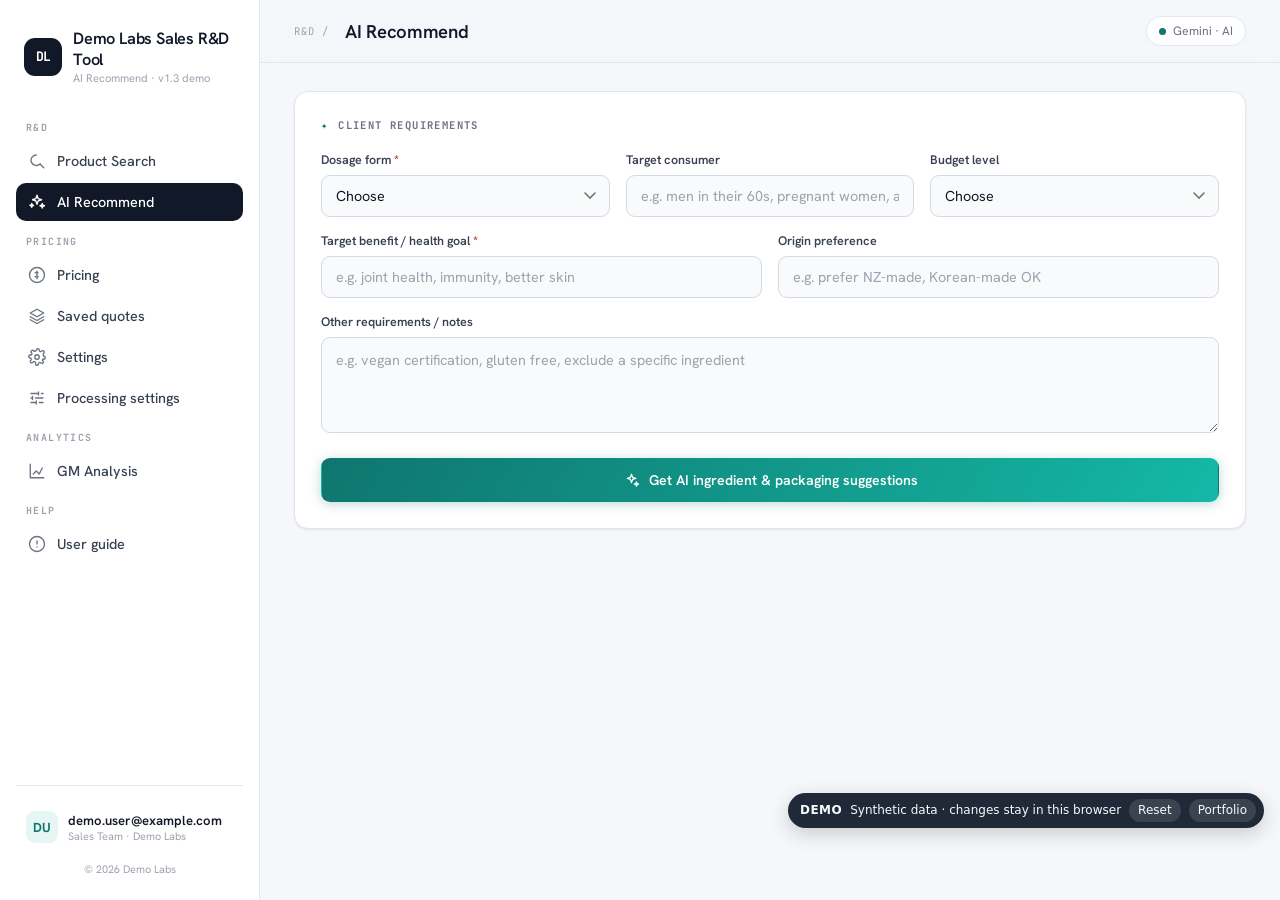
<file: rd/recommend.html>
<!DOCTYPE html>
<html lang="ko">
<head>

<script>
window.DEMO_TODAY = "2026-10-29";
</script>
<script src="../shared/demo-clock.js"></script>
<script>
window.GAS_DEMO_KEY = "rd-demo";
try {
  sessionStorage.setItem("pricingAuth", "1");
} catch (e) {
}
</script>
<script src="../shared/gas-emulator.js"></script>
<script src="../pricing/seed.js"></script>
<script src="mocks.js"></script>
<script src="code.js"></script>
<link rel="stylesheet" href="../shared/demo-badge.css">

<title>AI Recommend · Demo</title>
  <base target="_top">
  <meta charset="UTF-8">
  <link rel="preconnect" href="https://fonts.googleapis.com">
  <link rel="preconnect" href="https://fonts.gstatic.com" crossorigin>
  <link href="https://fonts.googleapis.com/css2?family=Hanken+Grotesk:wght@400;500;600;700&family=JetBrains+Mono:wght@400;500;700&display=swap" rel="stylesheet">
  <style>
:root {
  --bg:#f5f7fa;
  --surface:#fff;
  --surface-2:#f9fafb;
  --surface-3:#f0f3f7;
  --border:#e2e7ee;
  --border-2:#d3dae3;
  --ink:#111827;
  --ink-soft:#374151;
  --muted:#6b7280;
  --faint:#9ca3af;
  --accent:#2563eb;
  --accent-press:#1d4ed8;
  --accent-soft:#eaf1fe;
  --accent-ring:rgba(37,99,235,0.16);
  --ai:#0f766e;
  --ai-2:#14b8a6;
  --ai-soft:#e6f6f4;
  --ok:#15803d;
  --ok-bg:#e7f6ec;
  --warn:#92600a;
  --warn-bg:#fbf2db;
  --new:#b45309;
  --new-bg:#fdf3e2;
  --drop:#b42318;
  --drop-bg:#fdeceb;
  --info:#0369a1;
  --info-bg:#e6f3fb;
  --radius:14px;
  --radius-sm:9px;
  --radius-xs:6px;
  --shadow-sm:0 1px 2px rgba(17,24,39,0.05),0 1px 3px rgba(17,24,39,0.04);
  --shadow:0 4px 16px rgba(17,24,39,0.07),0 1px 3px rgba(17,24,39,0.04);
  --sans:"Hanken Grotesk",system-ui,sans-serif;
  --display:"Hanken Grotesk",system-ui,sans-serif;
  --mono:"JetBrains Mono",ui-monospace,monospace;
  --pad-card:26px;
  --gap-list:9px;
}
* {
  box-sizing: border-box;
  margin: 0;
  padding: 0;
}
html,
body {
  height: 100%;
}
body {
  font-family: var(--sans);
  background: var(--bg);
  color: var(--ink);
  -webkit-font-smoothing: antialiased;
}
*::-webkit-scrollbar {
  width: 11px;
  height: 11px;
}
*::-webkit-scrollbar-thumb {
  background: #cdd5df;
  border-radius: 20px;
  border: 3px solid transparent;
  background-clip: content-box;
}
.app {
  display: grid;
  grid-template-columns: 260px 1fr;
  min-height: 100vh;
}
.sidebar {
  position: sticky;
  top: 0;
  align-self: start;
  height: 100vh;
  background: var(--surface);
  border-right: 1px solid var(--border);
  display: flex;
  flex-direction: column;
  padding: 22px 16px;
  overflow-y: auto;
}
.brand {
  display: flex;
  align-items: center;
  gap: 11px;
  padding: 6px 8px 22px;
}
.brand-mark {
  width: 38px;
  height: 38px;
  border-radius: 11px;
  flex-shrink: 0;
  background: var(--ink);
  color: #fff;
  display: grid;
  place-items: center;
  font-family: var(--mono);
  font-weight: 700;
  font-size: 0.82rem;
  letter-spacing: -0.5px;
}
.brand-text .name {
  font-family: var(--display);
  font-weight: 600;
  font-size: 1.02rem;
  letter-spacing: -0.2px;
}
.brand-text .sub {
  font-size: 0.7rem;
  color: var(--faint);
  margin-top: 1px;
}
.nav-section {
  font-family: var(--mono);
  font-size: 0.62rem;
  font-weight: 700;
  letter-spacing: 1.4px;
  text-transform: uppercase;
  color: var(--faint);
  padding: 14px 10px 8px;
}
.nav {
  display: flex;
  flex-direction: column;
  gap: 3px;
}
.nav-item {
  display: flex;
  align-items: center;
  gap: 11px;
  padding: 10px 12px;
  border-radius: 10px;
  font-size: 0.9rem;
  font-weight: 500;
  color: var(--ink-soft);
  cursor: pointer;
  border: none;
  background: none;
  width: 100%;
  text-align: left;
  text-decoration: none;
  transition: background 0.14s, color 0.14s;
}
.nav-item svg {
  width: 18px;
  height: 18px;
  flex-shrink: 0;
  color: var(--muted);
  transition: color 0.14s;
}
.nav-item > span:not(.nav-badge) {
  flex: 1;
  white-space: nowrap;
  overflow: hidden;
  text-overflow: ellipsis;
}
.nav-item:hover {
  background: var(--surface-3);
}
.nav-item.active {
  background: var(--ink);
  color: #fff;
}
.nav-item.active svg {
  color: #fff;
}
.sidebar-foot {
  margin-top: auto;
  padding-top: 16px;
  border-top: 1px solid var(--border);
}
.user-chip {
  display: flex;
  align-items: center;
  gap: 10px;
  padding: 9px 10px;
  border-radius: 10px;
}
.user-avatar {
  width: 32px;
  height: 32px;
  border-radius: 9px;
  background: var(--ai-soft);
  color: var(--ai);
  display: grid;
  place-items: center;
  font-weight: 700;
  font-size: 0.82rem;
  flex-shrink: 0;
}
.user-meta .u-name {
  font-size: 0.82rem;
  font-weight: 600;
}
.user-meta .u-role {
  font-size: 0.68rem;
  color: var(--faint);
}
.main {
  min-width: 0;
  display: flex;
  flex-direction: column;
}
.topbar {
  position: sticky;
  top: 0;
  z-index: 20;
  display: flex;
  align-items: center;
  gap: 16px;
  padding: 16px 34px;
  background: color-mix(in srgb, var(--bg) 82%, transparent);
  backdrop-filter: blur(10px);
  border-bottom: 1px solid var(--border);
}
.topbar h1 {
  font-family: var(--display);
  font-size: 1.16rem;
  font-weight: 600;
  letter-spacing: -0.3px;
}
.topbar .crumb {
  font-family: var(--mono);
  font-size: 0.66rem;
  letter-spacing: 1px;
  text-transform: uppercase;
  color: var(--faint);
}
.topbar-spacer {
  flex: 1;
}
.topbar-tag {
  display: inline-flex;
  align-items: center;
  gap: 7px;
  font-size: 0.76rem;
  color: var(--muted);
  padding: 6px 12px;
  border: 1px solid var(--border);
  border-radius: 20px;
  background: var(--surface);
}
.topbar-tag .dot {
  width: 7px;
  height: 7px;
  border-radius: 50%;
  background: var(--ai);
}
.content {
  padding: 28px 34px 90px;
  max-width: 1120px;
  width: 100%;
  margin: 0 auto;
}
.card {
  background: var(--surface);
  border: 1px solid var(--border);
  border-radius: var(--radius);
  box-shadow: var(--shadow-sm);
  padding: var(--pad-card);
  margin-bottom: 18px;
}
.card-head {
  display: flex;
  align-items: center;
  gap: 10px;
  margin-bottom: 20px;
}
.card-label {
  font-family: var(--mono);
  font-size: 0.66rem;
  font-weight: 700;
  letter-spacing: 1.4px;
  text-transform: uppercase;
  color: var(--muted);
}
.card-label .idx {
  color: var(--ai);
  margin-right: 2px;
}
.field label {
  display: block;
  font-size: 0.78rem;
  font-weight: 600;
  color: var(--ink-soft);
  margin-bottom: 7px;
}
.input,
select.input,
textarea.input {
  width: 100%;
  padding: 11px 14px;
  border: 1.5px solid var(--border-2);
  border-radius: var(--radius-sm);
  font-family: var(--sans);
  font-size: 0.9rem;
  background: var(--surface-2);
  color: var(--ink);
  transition:
    border-color 0.15s,
    box-shadow 0.15s,
    background 0.15s;
  appearance: none;
  -webkit-appearance: none;
}
select.input {
  background-image: url("data:image/svg+xml,%3Csvg xmlns='http://www.w3.org/2000/svg' width='12' height='8' viewBox='0 0 12 8'%3E%3Cpath d='M1 1l5 5 5-5' stroke='%2376756d' stroke-width='1.6' fill='none' stroke-linecap='round'/%3E%3C/svg%3E");
  background-repeat: no-repeat;
  background-position: right 13px center;
  padding-right: 36px;
  cursor: pointer;
}
textarea.input {
  resize: vertical;
  min-height: 96px;
  line-height: 1.55;
}
.input:focus,
select.input:focus,
textarea.input:focus {
  outline: none;
  border-color: var(--ai);
  box-shadow: 0 0 0 3.5px rgba(15, 118, 110, 0.14);
  background: var(--surface);
}
.input::placeholder,
textarea.input::placeholder {
  color: var(--faint);
}
.grid-2 {
  display: grid;
  grid-template-columns: 1fr 1fr;
  gap: 16px;
}
.grid-3 {
  display: grid;
  grid-template-columns: 1fr 1fr 1fr;
  gap: 16px;
}
.stack {
  display: flex;
  flex-direction: column;
  gap: 16px;
}
@media (max-width: 720px) {
  .grid-2,
  .grid-3 {
    grid-template-columns: 1fr;
  }
}
.btn {
  display: inline-flex;
  align-items: center;
  justify-content: center;
  gap: 9px;
  padding: 12px 20px;
  border-radius: var(--radius-sm);
  border: 1.5px solid transparent;
  font-family: var(--sans);
  font-size: 0.88rem;
  font-weight: 600;
  cursor: pointer;
  transition:
    background 0.16s,
    border-color 0.16s,
    color 0.16s,
    transform 0.06s,
    box-shadow 0.16s;
}
.btn:active {
  transform: translateY(1px);
}
.btn svg {
  width: 17px;
  height: 17px;
}
.btn-ai {
  background:
    linear-gradient(
      120deg,
      var(--ai),
      var(--ai-2));
  color: #fff;
  box-shadow: 0 2px 12px rgba(15, 118, 110, 0.28);
}
.btn-ai:hover {
  filter: brightness(1.06);
  box-shadow: 0 4px 18px rgba(15, 118, 110, 0.34);
}
.btn-ai:disabled {
  background: var(--border-2);
  color: var(--faint);
  box-shadow: none;
  cursor: not-allowed;
}
.btn-block {
  width: 100%;
}
.loading {
  display: none;
  text-align: center;
  padding: 50px 0;
}
.spinner {
  width: 36px;
  height: 36px;
  border: 3px solid var(--border);
  border-top-color: var(--accent);
  border-radius: 50%;
  animation: spin 0.75s linear infinite;
  margin: 0 auto 14px;
}
.spinner.ai {
  border-color: #cdeee9;
  border-top-color: var(--ai);
}
@keyframes spin {
  to {
    transform: rotate(360deg);
  }
}
.loading p {
  font-size: 0.88rem;
  color: var(--muted);
}
.loading .sub {
  font-size: 0.77rem;
  color: var(--faint);
  margin-top: 5px;
}
.error-box {
  display: flex;
  gap: 11px;
  align-items: center;
  background: var(--drop-bg);
  border: 1.5px solid #f3c9c4;
  color: var(--drop);
  border-radius: var(--radius-sm);
  padding: 14px 18px;
  font-size: 0.88rem;
  margin-bottom: 16px;
}
.ai-summary {
  font-size: 0.92rem;
  line-height: 1.75;
  color: var(--ink-soft);
  background: var(--ai-soft);
  border: 1px solid #dcf3ef;
  padding: 18px 20px;
  border-radius: var(--radius-sm);
}
.icards {
  display: flex;
  flex-direction: column;
  gap: var(--gap-list);
}
.icard {
  border: 1.5px solid var(--border);
  border-radius: var(--radius-sm);
  background: var(--surface);
  padding: 16px 18px;
  transition: border-color 0.15s, box-shadow 0.15s;
}
.icard:hover {
  border-color: var(--border-2);
  box-shadow: var(--shadow-sm);
}
.icard-head {
  display: flex;
  align-items: flex-start;
  gap: 12px;
  margin-bottom: 11px;
}
.icard-name {
  font-size: 0.94rem;
  font-weight: 600;
  letter-spacing: -0.2px;
}
.icard-sub {
  font-size: 0.75rem;
  color: var(--faint);
  margin-top: 2px;
}
.icard-reason {
  font-size: 0.86rem;
  color: var(--ink-soft);
  background: var(--surface-2);
  border-left: 2.5px solid var(--ai);
  padding: 11px 14px;
  border-radius: 0 var(--radius-xs) var(--radius-xs) 0;
  line-height: 1.65;
  display: flex;
  gap: 9px;
}
.icard-reason svg {
  width: 16px;
  height: 16px;
  color: var(--ai);
  flex-shrink: 0;
  margin-top: 2px;
}
.icard-meta {
  display: flex;
  flex-wrap: wrap;
  gap: 6px;
  margin-top: 11px;
}
.code-chip {
  font-family: var(--mono);
  font-size: 0.72rem;
  font-weight: 700;
  background: var(--surface-3);
  color: var(--ink);
  padding: 6px 9px;
  border-radius: var(--radius-xs);
  white-space: nowrap;
  flex-shrink: 0;
  border: 1px solid var(--border);
}
.tag {
  display: inline-flex;
  align-items: center;
  gap: 5px;
  font-size: 0.72rem;
  font-weight: 600;
  padding: 3px 9px;
  border-radius: 20px;
  white-space: nowrap;
}
.tag-price {
  background: var(--ok-bg);
  color: var(--ok);
}
.tag-supplier {
  background: var(--surface-3);
  color: var(--ink-soft);
}
.tag-pkg {
  background: #fdeef7;
  color: #a21567;
}
.tag-type {
  background: var(--info-bg);
  color: var(--info);
}
@keyframes fadeUp {
  from {
    opacity: 0;
    transform: translateY(8px);
  }
  to {
    opacity: 1;
    transform: none;
  }
}
.fade-up {
  animation: fadeUp 0.32s ease both;
}
@media (max-width: 880px) {
  .app {
    grid-template-columns: 1fr;
  }
  .sidebar {
    position: static;
    height: auto;
    flex-direction: row;
    align-items: center;
    flex-wrap: wrap;
    gap: 8px;
    padding: 12px 16px;
  }
  .brand {
    padding: 0 12px 0 4px;
  }
  .nav-section,
  .sidebar-foot {
    display: none;
  }
  .nav {
    flex-direction: row;
  }
  .content {
    padding: 22px 18px 80px;
  }
  .topbar {
    padding: 14px 18px;
  }
}
</style>
</head>
<body>
<div class="app">

  
  <aside class="sidebar">
    <div class="brand">
      <div class="brand-mark">DL</div>
      <div class="brand-text">
        <div class="name">Demo Labs Sales R&D Tool</div>
        <div class="sub">AI Recommend · v1.3 demo</div>
      </div>
    </div>

    <div class="nav-section">R&amp;D</div>
    <nav class="nav">
      <a class="nav-item" href="index.html">
        <svg viewBox="0 0 24 24" fill="none" stroke="currentColor" stroke-width="1.8" stroke-linecap="round" stroke-linejoin="round"><path d="M11 4a7 7 0 105.2 11.7"/><path d="M21 21l-4.3-4.3"/></svg>
        <span>Product Search</span>
      </a>
      <a class="nav-item active" href="#">
        <svg viewBox="0 0 24 24" fill="none" stroke="currentColor" stroke-width="1.8" stroke-linecap="round" stroke-linejoin="round"><path d="M12 3l1.6 4.6L18 9l-4.4 1.4L12 15l-1.6-4.6L6 9l4.4-1.4z"/><path d="M19 14l.8 2.2L22 17l-2.2.8L19 20l-.8-2.2L16 17l2.2-.8z"/><path d="M5 14l.7 1.8L7.5 16.5 5.7 17.2 5 19l-.7-1.8L2.5 16.5l1.8-.7z"/></svg>
        <span>AI Recommend</span>
      </a>
    </nav>

    
    <div class="nav-section">Pricing</div>
    <nav class="nav">
      <a class="nav-item" href="../pricing/">
        <svg viewBox="0 0 24 24" fill="none" stroke="currentColor" stroke-width="1.8" stroke-linecap="round" stroke-linejoin="round"><path d="M12 2a10 10 0 100 20 10 10 0 000-20z"/><path d="M12 7v10"/><path d="M9.5 9.2a2.5 2 0 014 0"/><path d="M9.5 14a2.5 2 0 004 0"/></svg>
        <span>Pricing</span>
      </a>
      <a class="nav-item" href="../pricing/">
        <svg viewBox="0 0 24 24" fill="none" stroke="currentColor" stroke-width="1.8" stroke-linecap="round" stroke-linejoin="round"><path d="M12 3l9 5-9 5-9-5 9-5z"/><path d="M3 13l9 5 9-5"/><path d="M3 17l9 5 9-5"/></svg>
        <span>Saved quotes</span>
      </a>
      <a class="nav-item" href="../pricing/">
        <svg viewBox="0 0 24 24" fill="none" stroke="currentColor" stroke-width="1.8" stroke-linecap="round" stroke-linejoin="round"><path d="M12 9a3 3 0 100 6 3 3 0 000-6z"/><path d="M19.4 15a1.7 1.7 0 00.3 1.9l.1.1a2 2 0 11-2.8 2.8l-.1-.1a1.7 1.7 0 00-2.9 1.2V21a2 2 0 11-4 0v-.1A1.7 1.7 0 006.7 19l-.1.1a2 2 0 11-2.8-2.8l.1-.1a1.7 1.7 0 00-1.2-2.9H3a2 2 0 110-4h.1A1.7 1.7 0 005 6.7l-.1-.1a2 2 0 112.8-2.8l.1.1a1.7 1.7 0 001.9.3H10a1.7 1.7 0 001-1.6V3a2 2 0 114 0v.1a1.7 1.7 0 001 1.6 1.7 1.7 0 001.9-.3l.1-.1a2 2 0 112.8 2.8l-.1.1a1.7 1.7 0 00-.3 1.9V10a1.7 1.7 0 001.6 1H21a2 2 0 110 4h-.1a1.7 1.7 0 00-1.5 1z"/></svg>
        <span>Settings</span>
      </a>
      <a class="nav-item" href="../pricing/">
        <svg viewBox="0 0 24 24" fill="none" stroke="currentColor" stroke-width="1.8" stroke-linecap="round" stroke-linejoin="round"><path d="M4 6h10M18 6h2M4 12h2M10 12h10M4 18h7M15 18h5M14 4v4M6 10v4M11 16v4"/></svg>
        <span>Processing settings</span>
      </a>
    </nav>

    <div class="nav-section">Analytics</div>
    <nav class="nav">
      <a class="nav-item" href="../pricing/gm.html" data-sales-page="gm">
        <svg viewBox="0 0 24 24" fill="none" stroke="currentColor" stroke-width="1.8" stroke-linecap="round" stroke-linejoin="round"><path d="M3 3v18h18"/><path d="M7 16l4-4 4 4 4-8"/></svg>
        <span>GM Analysis</span>
      </a>
    </nav>

    <div class="nav-section">Help</div>
    <nav class="nav">
      <a class="nav-item" href="../pricing/guide.html" data-sales-page="guide">
        <svg viewBox="0 0 24 24" fill="none" stroke="currentColor" stroke-width="1.8" stroke-linecap="round" stroke-linejoin="round"><circle cx="12" cy="12" r="10"/><line x1="12" y1="8" x2="12" y2="12"/><line x1="12" y1="16" x2="12.01" y2="16"/></svg>
        <span>User guide</span>
      </a>
    </nav>
    

    <div class="sidebar-foot">
      <div class="user-chip">
        <div class="user-avatar">DU</div>
        <div class="user-meta">
          <div class="u-name">demo.user@example.com</div>
          <div class="u-role">Sales Team · Demo Labs</div>
        </div>
      </div>
      <div style="font-size:0.68rem;color:var(--faint);text-align:center;padding:10px 8px 2px;">© 2026 Demo Labs</div>
    </div>
  </aside>

  
  <main class="main">
    <header class="topbar">
      <span class="crumb">R&amp;D /</span>
      <h1>AI Recommend</h1>
      <span class="topbar-spacer"></span>
      <span class="topbar-tag"><span class="dot"></span>Gemini · AI</span>
    </header>

    <div class="content">

      
      <div class="card">
        <div class="card-head">
          <div class="card-label"><span class="idx">✦</span> Client Requirements</div>
        </div>

        <div class="grid-3" style="margin-bottom:16px;">
          <div class="field">
            <label>Dosage form<span style="color:var(--drop);margin-left:3px;">*</span></label>
            <select id="formType" class="input">
              <option value="">Choose</option>
              <option value="hard capsule">Hard Capsule</option>
              <option value="soft capsule">Soft Capsule</option>
              <option value="tablet">Tablet</option>
              <option value="powder">Powder</option>
              <option value="liquid">Liquid</option>
              <option value="gummy">Gummy</option>
              <option value="honey">Honey</option>
              <option value="nutrition bar">Nutrition Bar</option>
            </select>
          </div>
          <div class="field">
            <label>Target consumer</label>
            <input type="text" id="targetCustomer" class="input" placeholder="e.g. men in their 60s, pregnant women, athletes">
          </div>
          <div class="field">
            <label>Budget level</label>
            <select id="budget" class="input">
              <option value="">Choose</option>
              <option value="economy">Economy (low)</option>
              <option value="standard">Standard (mid)</option>
              <option value="premium">Premium (high)</option>
            </select>
          </div>
        </div>

        <div class="grid-2" style="margin-bottom:16px;">
          <div class="field">
            <label>Target benefit / health goal<span style="color:var(--drop);margin-left:3px;">*</span></label>
            <input type="text" id="targetBenefit" class="input" placeholder="e.g. joint health, immunity, better skin">
          </div>
          <div class="field">
            <label>Origin preference</label>
            <input type="text" id="origin" class="input" placeholder="e.g. prefer NZ-made, Korean-made OK">
          </div>
        </div>

        <div class="field" style="margin-bottom:20px;">
          <label>Other requirements / notes</label>
          <textarea id="extraNotes" class="input" placeholder="e.g. vegan certification, gluten free, exclude a specific ingredient"></textarea>
        </div>

        <button class="btn btn-ai btn-block" onclick="runRecommend()" id="recommendBtn">
          <svg viewBox="0 0 24 24" fill="none" stroke="currentColor" stroke-width="1.8" stroke-linecap="round" stroke-linejoin="round" width="17" height="17"><path d="M12 3l1.6 4.6L18 9l-4.4 1.4L12 15l-1.6-4.6L6 9l4.4-1.4z"/><path d="M19 14l.8 2.2L22 17l-2.2.8L19 20l-.8-2.2L16 17l2.2-.8z"/></svg>
          Get AI ingredient &amp; packaging suggestions
        </button>
      </div>

      
      <div id="loadingBox" class="loading">
        <div class="spinner ai"></div>
        <p>AI is analysing the ingredient &amp; packaging DB...</p>
        <p class="sub">Please wait (10–20 s)</p>
      </div>

      
      <div id="errorBox" class="error-box" style="display:none;"></div>

      
      <div id="resultBox" style="display:none;">

        
        <div class="card">
          <div class="card-head">
            <div class="card-label"><span class="idx">✦</span> AI Analysis Summary</div>
          </div>
          <div class="ai-summary" id="aiSummary"></div>
        </div>

        
        <div class="card">
          <div class="card-head">
            <div class="card-label">Recommended Raw Materials <span style="color:var(--drop);">(RM)</span></div>
          </div>
          <div class="icards" id="orList"></div>
        </div>

        
        <div class="card">
          <div class="card-head">
            <div class="card-label">Recommended Packaging Materials <span style="color:#a21567;">(PK)</span></div>
          </div>
          <div class="icards" id="opList"></div>
        </div>

      </div>

    </div>
  </main>
</div>

<script>
function iconSvg(name, cls, sz) {
  var ICONS = {
    bulb: "M9 18h6M10 21h4M12 3a6 6 0 00-3.6 10.8c.6.5 1.1 1.2 1.3 2.2h4.6c.2-1 .7-1.7 1.3-2.2A6 6 0 0012 3z"
  };
  sz = sz || 16;
  var d = ICONS[name] || "";
  return '<svg class="' + (cls || "") + '" viewBox="0 0 24 24" fill="none" stroke="currentColor" stroke-width="1.8" stroke-linecap="round" stroke-linejoin="round" width="' + sz + '" height="' + sz + '">' + d.split("M").filter(function(s) {
    return s;
  }).map(function(s) {
    return '<path d="M' + s + '"/>';
  }).join("") + "</svg>";
}
function runRecommend() {
  var formType = document.getElementById("formType").value;
  var targetCustomer = document.getElementById("targetCustomer").value.trim();
  var budget = document.getElementById("budget").value;
  var targetBenefit = document.getElementById("targetBenefit").value.trim();
  var origin = document.getElementById("origin").value.trim();
  var extraNotes = document.getElementById("extraNotes").value.trim();
  if (!formType || !targetBenefit) {
    alert("Dosage form and target benefit are required!");
    return;
  }
  document.getElementById("resultBox").style.display = "none";
  document.getElementById("errorBox").style.display = "none";
  document.getElementById("loadingBox").style.display = "block";
  document.getElementById("recommendBtn").disabled = true;
  var requirements = {
    formType,
    targetCustomer,
    budget,
    targetBenefit,
    origin,
    extraNotes
  };
  google.script.run.withSuccessHandler(showResults).withFailureHandler(function(err) {
    document.getElementById("loadingBox").style.display = "none";
    document.getElementById("recommendBtn").disabled = false;
    showError("Error: " + err.message);
  }).getAIRecommendation(requirements);
}
function showResults(response) {
  document.getElementById("loadingBox").style.display = "none";
  document.getElementById("recommendBtn").disabled = false;
  if (response.error) {
    showError(response.error);
    return;
  }
  document.getElementById("aiSummary").innerHTML = response.summary.replace(/\n/g, "<br>");
  var orList = document.getElementById("orList");
  orList.innerHTML = "";
  (response.orItems || []).forEach(function(item, i) {
    var card = makeItemCard(item, "or");
    card.style.animationDelay = i * 0.05 + "s";
    orList.appendChild(card);
  });
  var opList = document.getElementById("opList");
  opList.innerHTML = "";
  (response.opItems || []).forEach(function(item, i) {
    var card = makeItemCard(item, "op");
    card.style.animationDelay = i * 0.05 + "s";
    opList.appendChild(card);
  });
  document.getElementById("resultBox").style.display = "block";
}
function makeItemCard(item, type) {
  var card = document.createElement("div");
  card.className = "icard fade-up";
  var metaTags = "";
  if (item.salesPrice) metaTags += '<span class="tag tag-price">NZD ' + item.salesPrice + "</span>";
  if (item.supplier) metaTags += '<span class="tag tag-supplier">' + item.supplier + "</span>";
  if (item.pkgType) metaTags += '<span class="tag tag-pkg">' + item.pkgType + "</span>";
  if (item.currency && item.currency !== "NZD") metaTags += '<span class="tag tag-type">' + item.currency + "</span>";
  card.innerHTML = '<div class="icard-head"><span class="code-chip">' + (item.code || "") + '</span><div><div class="icard-name">' + (item.name || "") + "</div>" + (item.supplier ? '<div class="icard-sub">' + item.supplier + "</div>" : "") + '</div></div><div class="icard-reason">' + iconSvg("bulb") + "<span>" + (item.reason || "") + "</span></div>" + (metaTags ? '<div class="icard-meta">' + metaTags + "</div>" : "");
  return card;
}
function showError(msg) {
  var box = document.getElementById("errorBox");
  box.innerHTML = '<svg viewBox="0 0 24 24" fill="none" stroke="currentColor" stroke-width="1.8" stroke-linecap="round" stroke-linejoin="round" width="18" height="18" style="flex-shrink:0;"><path d="M10.3 3.9L2.4 18a2 2 0 001.7 3h15.8a2 2 0 001.7-3L13.7 3.9a2 2 0 00-3.4 0z"/><path d="M12 9v4"/><path d="M12 17h0"/></svg><span>' + msg + "</span>";
  box.style.display = "flex";
}
(function() {
  var pricingAnchor = document.querySelector('a.nav-item[href*="page=pricing"]');
  if (!pricingAnchor) return;
  var base = pricingAnchor.href.replace(/[?#].*$/, "");
  document.querySelectorAll("a[data-sales-page]").forEach(function(a) {
    a.href = base + "?page=" + a.getAttribute("data-sales-page");
  });
})();
</script>
<script src="../shared/demo-badge.js"></script>
</body>
</html>
</file>
<file: shared/demo-badge.css>
/* Floating "demo" notice shown on every page of the portfolio */
.demo-badge{position:fixed;right:16px;bottom:72px;z-index:2147483000;display:flex;align-items:center;gap:8px;
  padding:6px 8px 6px 12px;border-radius:999px;background:#1f2937;color:#f9fafb;font:500 12px/1.4 system-ui,-apple-system,"Segoe UI",sans-serif;
  box-shadow:0 6px 20px rgba(0,0,0,.18);max-width:calc(100vw - 32px)}
.demo-badge b{font-weight:700;letter-spacing:.04em}
.demo-badge a,.demo-badge button{all:unset;cursor:pointer;padding:3px 9px;border-radius:999px;background:rgba(255,255,255,.12);color:inherit}
.demo-badge a:hover,.demo-badge button:hover{background:rgba(255,255,255,.24)}
@media (max-width:520px){.demo-badge .demo-badge__text{display:none}}
</file>
